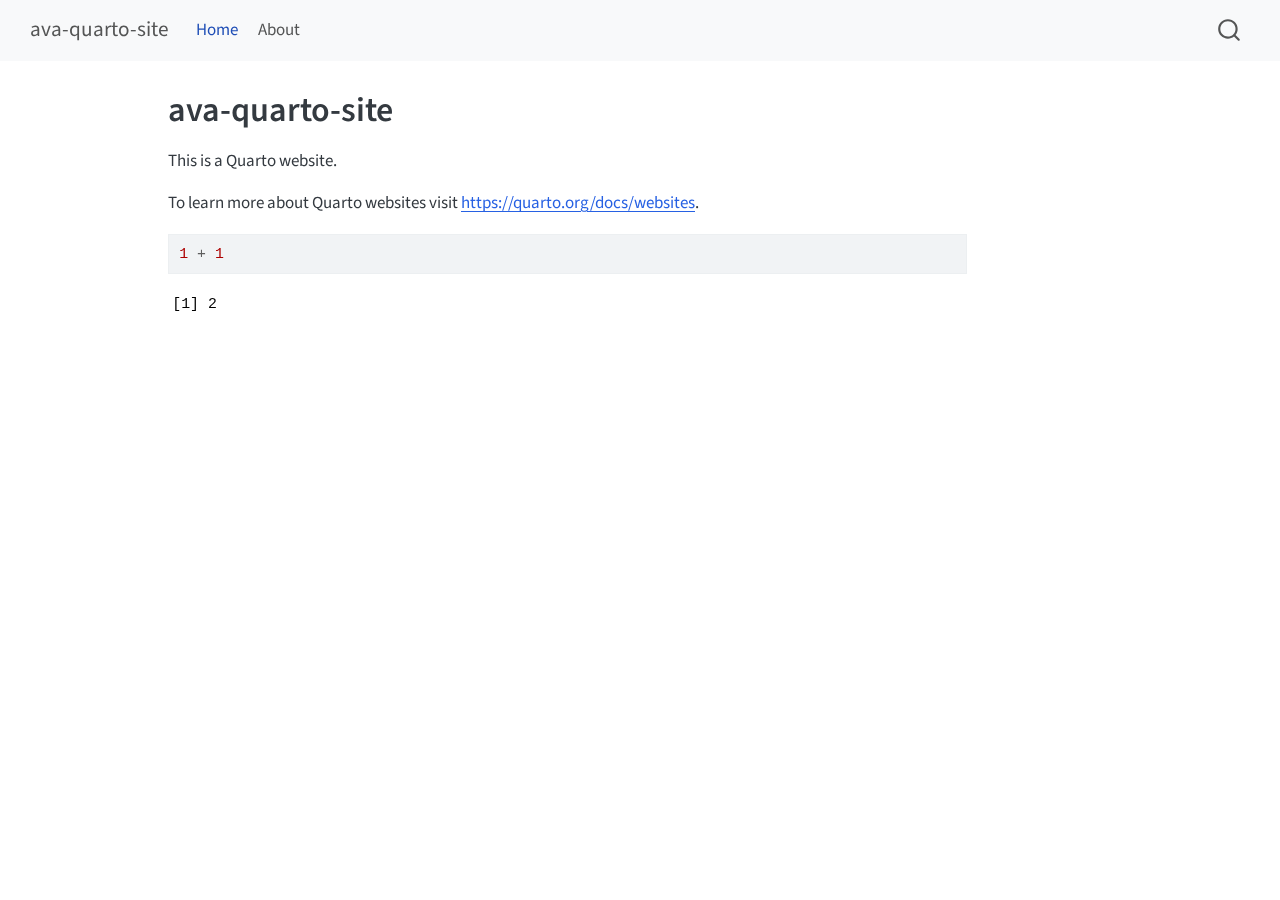
<file: index.html>
<!DOCTYPE html>
<html xmlns="http://www.w3.org/1999/xhtml" lang="en" xml:lang="en"><head>

<meta charset="utf-8">
<meta name="generator" content="quarto-1.7.32">

<meta name="viewport" content="width=device-width, initial-scale=1.0, user-scalable=yes">


<title>ava-quarto-site</title>
<style>
code{white-space: pre-wrap;}
span.smallcaps{font-variant: small-caps;}
div.columns{display: flex; gap: min(4vw, 1.5em);}
div.column{flex: auto; overflow-x: auto;}
div.hanging-indent{margin-left: 1.5em; text-indent: -1.5em;}
ul.task-list{list-style: none;}
ul.task-list li input[type="checkbox"] {
  width: 0.8em;
  margin: 0 0.8em 0.2em -1em; /* quarto-specific, see https://github.com/quarto-dev/quarto-cli/issues/4556 */ 
  vertical-align: middle;
}
/* CSS for syntax highlighting */
html { -webkit-text-size-adjust: 100%; }
pre > code.sourceCode { white-space: pre; position: relative; }
pre > code.sourceCode > span { display: inline-block; line-height: 1.25; }
pre > code.sourceCode > span:empty { height: 1.2em; }
.sourceCode { overflow: visible; }
code.sourceCode > span { color: inherit; text-decoration: inherit; }
div.sourceCode { margin: 1em 0; }
pre.sourceCode { margin: 0; }
@media screen {
div.sourceCode { overflow: auto; }
}
@media print {
pre > code.sourceCode { white-space: pre-wrap; }
pre > code.sourceCode > span { text-indent: -5em; padding-left: 5em; }
}
pre.numberSource code
  { counter-reset: source-line 0; }
pre.numberSource code > span
  { position: relative; left: -4em; counter-increment: source-line; }
pre.numberSource code > span > a:first-child::before
  { content: counter(source-line);
    position: relative; left: -1em; text-align: right; vertical-align: baseline;
    border: none; display: inline-block;
    -webkit-touch-callout: none; -webkit-user-select: none;
    -khtml-user-select: none; -moz-user-select: none;
    -ms-user-select: none; user-select: none;
    padding: 0 4px; width: 4em;
  }
pre.numberSource { margin-left: 3em;  padding-left: 4px; }
div.sourceCode
  {   }
@media screen {
pre > code.sourceCode > span > a:first-child::before { text-decoration: underline; }
}
</style>


<script src="site_libs/quarto-nav/quarto-nav.js"></script>
<script src="site_libs/quarto-nav/headroom.min.js"></script>
<script src="site_libs/clipboard/clipboard.min.js"></script>
<script src="site_libs/quarto-search/autocomplete.umd.js"></script>
<script src="site_libs/quarto-search/fuse.min.js"></script>
<script src="site_libs/quarto-search/quarto-search.js"></script>
<meta name="quarto:offset" content="./">
<script src="site_libs/quarto-html/quarto.js" type="module"></script>
<script src="site_libs/quarto-html/tabsets/tabsets.js" type="module"></script>
<script src="site_libs/quarto-html/popper.min.js"></script>
<script src="site_libs/quarto-html/tippy.umd.min.js"></script>
<script src="site_libs/quarto-html/anchor.min.js"></script>
<link href="site_libs/quarto-html/tippy.css" rel="stylesheet">
<link href="site_libs/quarto-html/quarto-syntax-highlighting-37eea08aefeeee20ff55810ff984fec1.css" rel="stylesheet" id="quarto-text-highlighting-styles">
<script src="site_libs/bootstrap/bootstrap.min.js"></script>
<link href="site_libs/bootstrap/bootstrap-icons.css" rel="stylesheet">
<link href="site_libs/bootstrap/bootstrap-c1fac2584b48ed01fb6e278e36375074.min.css" rel="stylesheet" append-hash="true" id="quarto-bootstrap" data-mode="light">
<script id="quarto-search-options" type="application/json">{
  "location": "navbar",
  "copy-button": false,
  "collapse-after": 3,
  "panel-placement": "end",
  "type": "overlay",
  "limit": 50,
  "keyboard-shortcut": [
    "f",
    "/",
    "s"
  ],
  "show-item-context": false,
  "language": {
    "search-no-results-text": "No results",
    "search-matching-documents-text": "matching documents",
    "search-copy-link-title": "Copy link to search",
    "search-hide-matches-text": "Hide additional matches",
    "search-more-match-text": "more match in this document",
    "search-more-matches-text": "more matches in this document",
    "search-clear-button-title": "Clear",
    "search-text-placeholder": "",
    "search-detached-cancel-button-title": "Cancel",
    "search-submit-button-title": "Submit",
    "search-label": "Search"
  }
}</script>


<link rel="stylesheet" href="styles.css">
</head>

<body class="nav-fixed quarto-light">

<div id="quarto-search-results"></div>
  <header id="quarto-header" class="headroom fixed-top">
    <nav class="navbar navbar-expand-lg " data-bs-theme="dark">
      <div class="navbar-container container-fluid">
      <div class="navbar-brand-container mx-auto">
    <a class="navbar-brand" href="./index.html">
    <span class="navbar-title">ava-quarto-site</span>
    </a>
  </div>
            <div id="quarto-search" class="" title="Search"></div>
          <button class="navbar-toggler" type="button" data-bs-toggle="collapse" data-bs-target="#navbarCollapse" aria-controls="navbarCollapse" role="menu" aria-expanded="false" aria-label="Toggle navigation" onclick="if (window.quartoToggleHeadroom) { window.quartoToggleHeadroom(); }">
  <span class="navbar-toggler-icon"></span>
</button>
          <div class="collapse navbar-collapse" id="navbarCollapse">
            <ul class="navbar-nav navbar-nav-scroll me-auto">
  <li class="nav-item">
    <a class="nav-link active" href="./index.html" aria-current="page"> 
<span class="menu-text">Home</span></a>
  </li>  
  <li class="nav-item">
    <a class="nav-link" href="./about.html"> 
<span class="menu-text">About</span></a>
  </li>  
</ul>
          </div> <!-- /navcollapse -->
            <div class="quarto-navbar-tools">
</div>
      </div> <!-- /container-fluid -->
    </nav>
</header>
<!-- content -->
<div id="quarto-content" class="quarto-container page-columns page-rows-contents page-layout-article page-navbar">
<!-- sidebar -->
<!-- margin-sidebar -->
    <div id="quarto-margin-sidebar" class="sidebar margin-sidebar zindex-bottom">
        
    </div>
<!-- main -->
<main class="content" id="quarto-document-content">

<header id="title-block-header" class="quarto-title-block default">
<div class="quarto-title">
<h1 class="title">ava-quarto-site</h1>
</div>



<div class="quarto-title-meta">

    
  
    
  </div>
  


</header>


<p>This is a Quarto website.</p>
<p>To learn more about Quarto websites visit <a href="https://quarto.org/docs/websites" class="uri">https://quarto.org/docs/websites</a>.</p>
<div class="cell">
<div class="sourceCode cell-code" id="cb1"><pre class="sourceCode r code-with-copy"><code class="sourceCode r"><span id="cb1-1"><a href="#cb1-1" aria-hidden="true" tabindex="-1"></a><span class="dv">1</span> <span class="sc">+</span> <span class="dv">1</span></span></code><button title="Copy to Clipboard" class="code-copy-button"><i class="bi"></i></button></pre></div>
<div class="cell-output cell-output-stdout">
<pre><code>[1] 2</code></pre>
</div>
</div>



</main> <!-- /main -->
<script id="quarto-html-after-body" type="application/javascript">
  window.document.addEventListener("DOMContentLoaded", function (event) {
    const icon = "";
    const anchorJS = new window.AnchorJS();
    anchorJS.options = {
      placement: 'right',
      icon: icon
    };
    anchorJS.add('.anchored');
    const isCodeAnnotation = (el) => {
      for (const clz of el.classList) {
        if (clz.startsWith('code-annotation-')) {                     
          return true;
        }
      }
      return false;
    }
    const onCopySuccess = function(e) {
      // button target
      const button = e.trigger;
      // don't keep focus
      button.blur();
      // flash "checked"
      button.classList.add('code-copy-button-checked');
      var currentTitle = button.getAttribute("title");
      button.setAttribute("title", "Copied!");
      let tooltip;
      if (window.bootstrap) {
        button.setAttribute("data-bs-toggle", "tooltip");
        button.setAttribute("data-bs-placement", "left");
        button.setAttribute("data-bs-title", "Copied!");
        tooltip = new bootstrap.Tooltip(button, 
          { trigger: "manual", 
            customClass: "code-copy-button-tooltip",
            offset: [0, -8]});
        tooltip.show();    
      }
      setTimeout(function() {
        if (tooltip) {
          tooltip.hide();
          button.removeAttribute("data-bs-title");
          button.removeAttribute("data-bs-toggle");
          button.removeAttribute("data-bs-placement");
        }
        button.setAttribute("title", currentTitle);
        button.classList.remove('code-copy-button-checked');
      }, 1000);
      // clear code selection
      e.clearSelection();
    }
    const getTextToCopy = function(trigger) {
        const codeEl = trigger.previousElementSibling.cloneNode(true);
        for (const childEl of codeEl.children) {
          if (isCodeAnnotation(childEl)) {
            childEl.remove();
          }
        }
        return codeEl.innerText;
    }
    const clipboard = new window.ClipboardJS('.code-copy-button:not([data-in-quarto-modal])', {
      text: getTextToCopy
    });
    clipboard.on('success', onCopySuccess);
    if (window.document.getElementById('quarto-embedded-source-code-modal')) {
      const clipboardModal = new window.ClipboardJS('.code-copy-button[data-in-quarto-modal]', {
        text: getTextToCopy,
        container: window.document.getElementById('quarto-embedded-source-code-modal')
      });
      clipboardModal.on('success', onCopySuccess);
    }
      var localhostRegex = new RegExp(/^(?:http|https):\/\/localhost\:?[0-9]*\//);
      var mailtoRegex = new RegExp(/^mailto:/);
        var filterRegex = new RegExp('/' + window.location.host + '/');
      var isInternal = (href) => {
          return filterRegex.test(href) || localhostRegex.test(href) || mailtoRegex.test(href);
      }
      // Inspect non-navigation links and adorn them if external
     var links = window.document.querySelectorAll('a[href]:not(.nav-link):not(.navbar-brand):not(.toc-action):not(.sidebar-link):not(.sidebar-item-toggle):not(.pagination-link):not(.no-external):not([aria-hidden]):not(.dropdown-item):not(.quarto-navigation-tool):not(.about-link)');
      for (var i=0; i<links.length; i++) {
        const link = links[i];
        if (!isInternal(link.href)) {
          // undo the damage that might have been done by quarto-nav.js in the case of
          // links that we want to consider external
          if (link.dataset.originalHref !== undefined) {
            link.href = link.dataset.originalHref;
          }
        }
      }
    function tippyHover(el, contentFn, onTriggerFn, onUntriggerFn) {
      const config = {
        allowHTML: true,
        maxWidth: 500,
        delay: 100,
        arrow: false,
        appendTo: function(el) {
            return el.parentElement;
        },
        interactive: true,
        interactiveBorder: 10,
        theme: 'quarto',
        placement: 'bottom-start',
      };
      if (contentFn) {
        config.content = contentFn;
      }
      if (onTriggerFn) {
        config.onTrigger = onTriggerFn;
      }
      if (onUntriggerFn) {
        config.onUntrigger = onUntriggerFn;
      }
      window.tippy(el, config); 
    }
    const noterefs = window.document.querySelectorAll('a[role="doc-noteref"]');
    for (var i=0; i<noterefs.length; i++) {
      const ref = noterefs[i];
      tippyHover(ref, function() {
        // use id or data attribute instead here
        let href = ref.getAttribute('data-footnote-href') || ref.getAttribute('href');
        try { href = new URL(href).hash; } catch {}
        const id = href.replace(/^#\/?/, "");
        const note = window.document.getElementById(id);
        if (note) {
          return note.innerHTML;
        } else {
          return "";
        }
      });
    }
    const xrefs = window.document.querySelectorAll('a.quarto-xref');
    const processXRef = (id, note) => {
      // Strip column container classes
      const stripColumnClz = (el) => {
        el.classList.remove("page-full", "page-columns");
        if (el.children) {
          for (const child of el.children) {
            stripColumnClz(child);
          }
        }
      }
      stripColumnClz(note)
      if (id === null || id.startsWith('sec-')) {
        // Special case sections, only their first couple elements
        const container = document.createElement("div");
        if (note.children && note.children.length > 2) {
          container.appendChild(note.children[0].cloneNode(true));
          for (let i = 1; i < note.children.length; i++) {
            const child = note.children[i];
            if (child.tagName === "P" && child.innerText === "") {
              continue;
            } else {
              container.appendChild(child.cloneNode(true));
              break;
            }
          }
          if (window.Quarto?.typesetMath) {
            window.Quarto.typesetMath(container);
          }
          return container.innerHTML
        } else {
          if (window.Quarto?.typesetMath) {
            window.Quarto.typesetMath(note);
          }
          return note.innerHTML;
        }
      } else {
        // Remove any anchor links if they are present
        const anchorLink = note.querySelector('a.anchorjs-link');
        if (anchorLink) {
          anchorLink.remove();
        }
        if (window.Quarto?.typesetMath) {
          window.Quarto.typesetMath(note);
        }
        if (note.classList.contains("callout")) {
          return note.outerHTML;
        } else {
          return note.innerHTML;
        }
      }
    }
    for (var i=0; i<xrefs.length; i++) {
      const xref = xrefs[i];
      tippyHover(xref, undefined, function(instance) {
        instance.disable();
        let url = xref.getAttribute('href');
        let hash = undefined; 
        if (url.startsWith('#')) {
          hash = url;
        } else {
          try { hash = new URL(url).hash; } catch {}
        }
        if (hash) {
          const id = hash.replace(/^#\/?/, "");
          const note = window.document.getElementById(id);
          if (note !== null) {
            try {
              const html = processXRef(id, note.cloneNode(true));
              instance.setContent(html);
            } finally {
              instance.enable();
              instance.show();
            }
          } else {
            // See if we can fetch this
            fetch(url.split('#')[0])
            .then(res => res.text())
            .then(html => {
              const parser = new DOMParser();
              const htmlDoc = parser.parseFromString(html, "text/html");
              const note = htmlDoc.getElementById(id);
              if (note !== null) {
                const html = processXRef(id, note);
                instance.setContent(html);
              } 
            }).finally(() => {
              instance.enable();
              instance.show();
            });
          }
        } else {
          // See if we can fetch a full url (with no hash to target)
          // This is a special case and we should probably do some content thinning / targeting
          fetch(url)
          .then(res => res.text())
          .then(html => {
            const parser = new DOMParser();
            const htmlDoc = parser.parseFromString(html, "text/html");
            const note = htmlDoc.querySelector('main.content');
            if (note !== null) {
              // This should only happen for chapter cross references
              // (since there is no id in the URL)
              // remove the first header
              if (note.children.length > 0 && note.children[0].tagName === "HEADER") {
                note.children[0].remove();
              }
              const html = processXRef(null, note);
              instance.setContent(html);
            } 
          }).finally(() => {
            instance.enable();
            instance.show();
          });
        }
      }, function(instance) {
      });
    }
        let selectedAnnoteEl;
        const selectorForAnnotation = ( cell, annotation) => {
          let cellAttr = 'data-code-cell="' + cell + '"';
          let lineAttr = 'data-code-annotation="' +  annotation + '"';
          const selector = 'span[' + cellAttr + '][' + lineAttr + ']';
          return selector;
        }
        const selectCodeLines = (annoteEl) => {
          const doc = window.document;
          const targetCell = annoteEl.getAttribute("data-target-cell");
          const targetAnnotation = annoteEl.getAttribute("data-target-annotation");
          const annoteSpan = window.document.querySelector(selectorForAnnotation(targetCell, targetAnnotation));
          const lines = annoteSpan.getAttribute("data-code-lines").split(",");
          const lineIds = lines.map((line) => {
            return targetCell + "-" + line;
          })
          let top = null;
          let height = null;
          let parent = null;
          if (lineIds.length > 0) {
              //compute the position of the single el (top and bottom and make a div)
              const el = window.document.getElementById(lineIds[0]);
              top = el.offsetTop;
              height = el.offsetHeight;
              parent = el.parentElement.parentElement;
            if (lineIds.length > 1) {
              const lastEl = window.document.getElementById(lineIds[lineIds.length - 1]);
              const bottom = lastEl.offsetTop + lastEl.offsetHeight;
              height = bottom - top;
            }
            if (top !== null && height !== null && parent !== null) {
              // cook up a div (if necessary) and position it 
              let div = window.document.getElementById("code-annotation-line-highlight");
              if (div === null) {
                div = window.document.createElement("div");
                div.setAttribute("id", "code-annotation-line-highlight");
                div.style.position = 'absolute';
                parent.appendChild(div);
              }
              div.style.top = top - 2 + "px";
              div.style.height = height + 4 + "px";
              div.style.left = 0;
              let gutterDiv = window.document.getElementById("code-annotation-line-highlight-gutter");
              if (gutterDiv === null) {
                gutterDiv = window.document.createElement("div");
                gutterDiv.setAttribute("id", "code-annotation-line-highlight-gutter");
                gutterDiv.style.position = 'absolute';
                const codeCell = window.document.getElementById(targetCell);
                const gutter = codeCell.querySelector('.code-annotation-gutter');
                gutter.appendChild(gutterDiv);
              }
              gutterDiv.style.top = top - 2 + "px";
              gutterDiv.style.height = height + 4 + "px";
            }
            selectedAnnoteEl = annoteEl;
          }
        };
        const unselectCodeLines = () => {
          const elementsIds = ["code-annotation-line-highlight", "code-annotation-line-highlight-gutter"];
          elementsIds.forEach((elId) => {
            const div = window.document.getElementById(elId);
            if (div) {
              div.remove();
            }
          });
          selectedAnnoteEl = undefined;
        };
          // Handle positioning of the toggle
      window.addEventListener(
        "resize",
        throttle(() => {
          elRect = undefined;
          if (selectedAnnoteEl) {
            selectCodeLines(selectedAnnoteEl);
          }
        }, 10)
      );
      function throttle(fn, ms) {
      let throttle = false;
      let timer;
        return (...args) => {
          if(!throttle) { // first call gets through
              fn.apply(this, args);
              throttle = true;
          } else { // all the others get throttled
              if(timer) clearTimeout(timer); // cancel #2
              timer = setTimeout(() => {
                fn.apply(this, args);
                timer = throttle = false;
              }, ms);
          }
        };
      }
        // Attach click handler to the DT
        const annoteDls = window.document.querySelectorAll('dt[data-target-cell]');
        for (const annoteDlNode of annoteDls) {
          annoteDlNode.addEventListener('click', (event) => {
            const clickedEl = event.target;
            if (clickedEl !== selectedAnnoteEl) {
              unselectCodeLines();
              const activeEl = window.document.querySelector('dt[data-target-cell].code-annotation-active');
              if (activeEl) {
                activeEl.classList.remove('code-annotation-active');
              }
              selectCodeLines(clickedEl);
              clickedEl.classList.add('code-annotation-active');
            } else {
              // Unselect the line
              unselectCodeLines();
              clickedEl.classList.remove('code-annotation-active');
            }
          });
        }
    const findCites = (el) => {
      const parentEl = el.parentElement;
      if (parentEl) {
        const cites = parentEl.dataset.cites;
        if (cites) {
          return {
            el,
            cites: cites.split(' ')
          };
        } else {
          return findCites(el.parentElement)
        }
      } else {
        return undefined;
      }
    };
    var bibliorefs = window.document.querySelectorAll('a[role="doc-biblioref"]');
    for (var i=0; i<bibliorefs.length; i++) {
      const ref = bibliorefs[i];
      const citeInfo = findCites(ref);
      if (citeInfo) {
        tippyHover(citeInfo.el, function() {
          var popup = window.document.createElement('div');
          citeInfo.cites.forEach(function(cite) {
            var citeDiv = window.document.createElement('div');
            citeDiv.classList.add('hanging-indent');
            citeDiv.classList.add('csl-entry');
            var biblioDiv = window.document.getElementById('ref-' + cite);
            if (biblioDiv) {
              citeDiv.innerHTML = biblioDiv.innerHTML;
            }
            popup.appendChild(citeDiv);
          });
          return popup.innerHTML;
        });
      }
    }
  });
  </script>
</div> <!-- /content -->




</body></html>
</file>
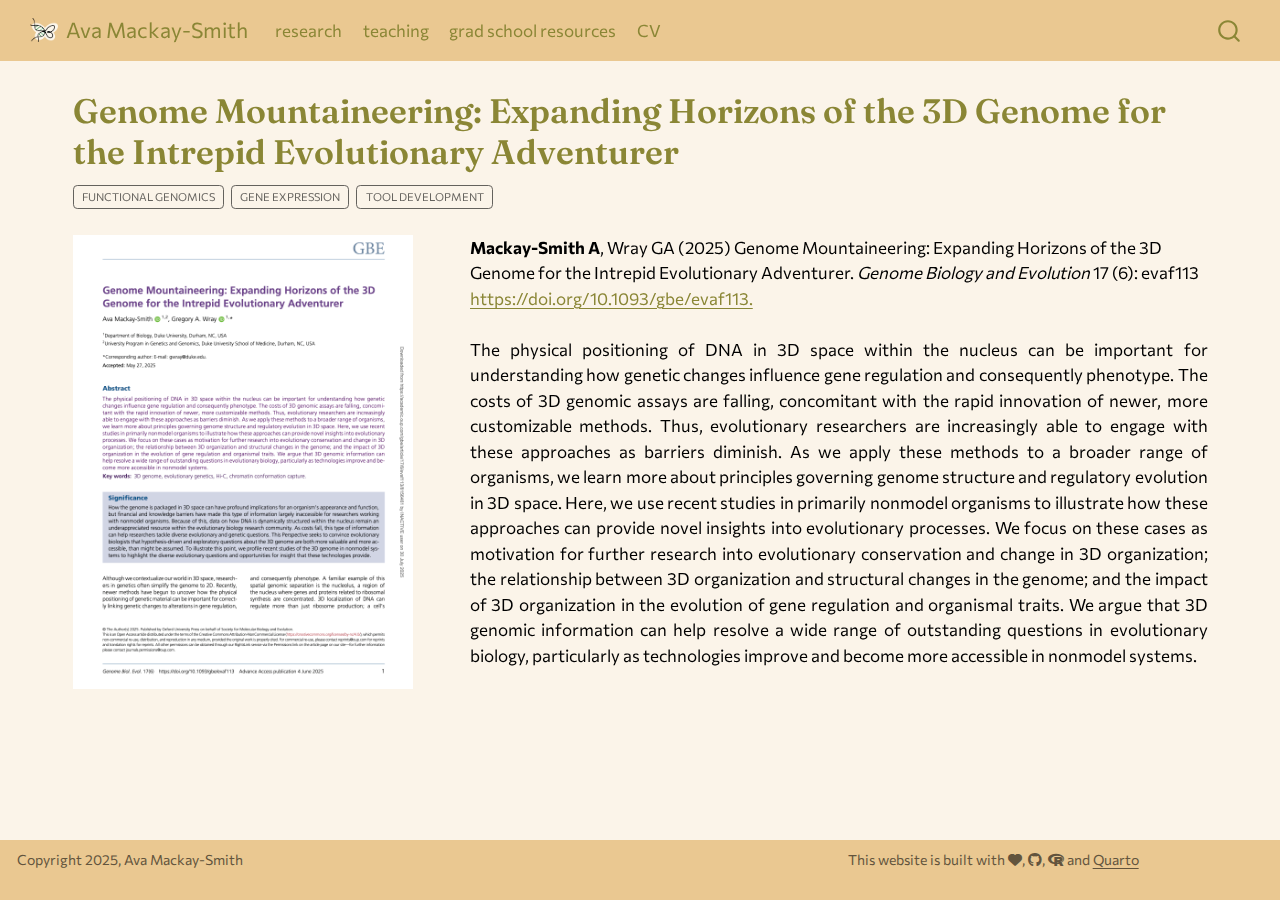
<file: docs/publications/gbe-2025/index.html>
<!DOCTYPE html>
<html xmlns="http://www.w3.org/1999/xhtml" lang="en" xml:lang="en"><head>

<meta charset="utf-8">
<meta name="generator" content="quarto-1.7.32">

<meta name="viewport" content="width=device-width, initial-scale=1.0, user-scalable=yes">

<meta name="dcterms.date" content="2025-06-04">

<title>Genome Mountaineering: Expanding Horizons of the 3D Genome for the Intrepid Evolutionary Adventurer – Ava Mackay-Smith</title>
<style>
code{white-space: pre-wrap;}
span.smallcaps{font-variant: small-caps;}
div.columns{display: flex; gap: min(4vw, 1.5em);}
div.column{flex: auto; overflow-x: auto;}
div.hanging-indent{margin-left: 1.5em; text-indent: -1.5em;}
ul.task-list{list-style: none;}
ul.task-list li input[type="checkbox"] {
  width: 0.8em;
  margin: 0 0.8em 0.2em -1em; /* quarto-specific, see https://github.com/quarto-dev/quarto-cli/issues/4556 */ 
  vertical-align: middle;
}
</style>


<script src="../../site_libs/quarto-nav/quarto-nav.js"></script>
<script src="../../site_libs/quarto-nav/headroom.min.js"></script>
<script src="../../site_libs/clipboard/clipboard.min.js"></script>
<script src="../../site_libs/quarto-search/autocomplete.umd.js"></script>
<script src="../../site_libs/quarto-search/fuse.min.js"></script>
<script src="../../site_libs/quarto-search/quarto-search.js"></script>
<meta name="quarto:offset" content="../../">
<link href="../..//media/logo.png" rel="icon" type="image/png">
<script src="../../site_libs/quarto-html/quarto.js" type="module"></script>
<script src="../../site_libs/quarto-html/tabsets/tabsets.js" type="module"></script>
<script src="../../site_libs/quarto-html/popper.min.js"></script>
<script src="../../site_libs/quarto-html/tippy.umd.min.js"></script>
<script src="../../site_libs/quarto-html/anchor.min.js"></script>
<link href="../../site_libs/quarto-html/tippy.css" rel="stylesheet">
<link href="../../site_libs/quarto-html/quarto-syntax-highlighting-37eea08aefeeee20ff55810ff984fec1.css" rel="stylesheet" id="quarto-text-highlighting-styles">
<script src="../../site_libs/bootstrap/bootstrap.min.js"></script>
<link href="../../site_libs/bootstrap/bootstrap-icons.css" rel="stylesheet">
<link href="../../site_libs/bootstrap/bootstrap-a3668da7a8c560f472f05888dfcba138.min.css" rel="stylesheet" append-hash="true" id="quarto-bootstrap" data-mode="light">
<link href="../../site_libs/quarto-contrib/fontawesome6-1.2.0/all.min.css" rel="stylesheet">
<link href="../../site_libs/quarto-contrib/fontawesome6-1.2.0/latex-fontsize.css" rel="stylesheet">
<script id="quarto-search-options" type="application/json">{
  "location": "navbar",
  "copy-button": false,
  "collapse-after": 3,
  "panel-placement": "end",
  "type": "overlay",
  "limit": 50,
  "keyboard-shortcut": [
    "f",
    "/",
    "s"
  ],
  "show-item-context": false,
  "language": {
    "search-no-results-text": "No results",
    "search-matching-documents-text": "matching documents",
    "search-copy-link-title": "Copy link to search",
    "search-hide-matches-text": "Hide additional matches",
    "search-more-match-text": "more match in this document",
    "search-more-matches-text": "more matches in this document",
    "search-clear-button-title": "Clear",
    "search-text-placeholder": "",
    "search-detached-cancel-button-title": "Cancel",
    "search-submit-button-title": "Submit",
    "search-label": "Search"
  }
}</script>


<link rel="stylesheet" href="../../styles.css">
</head>

<body class="nav-fixed quarto-light">

<div id="quarto-search-results"></div>
  <header id="quarto-header" class="headroom fixed-top">
    <nav class="navbar navbar-expand-lg " data-bs-theme="dark">
      <div class="navbar-container container-fluid">
      <div class="navbar-brand-container mx-auto">
    <a href="../../index.html" class="navbar-brand navbar-brand-logo">
    <img src="../../media/logo-gradient.png" alt="" class="navbar-logo">
    </a>
    <a class="navbar-brand" href="../../index.html">
    <span class="navbar-title">Ava Mackay-Smith</span>
    </a>
  </div>
            <div id="quarto-search" class="" title="Search"></div>
          <button class="navbar-toggler" type="button" data-bs-toggle="collapse" data-bs-target="#navbarCollapse" aria-controls="navbarCollapse" role="menu" aria-expanded="false" aria-label="Toggle navigation" onclick="if (window.quartoToggleHeadroom) { window.quartoToggleHeadroom(); }">
  <span class="navbar-toggler-icon"></span>
</button>
          <div class="collapse navbar-collapse" id="navbarCollapse">
            <ul class="navbar-nav navbar-nav-scroll me-auto">
  <li class="nav-item">
    <a class="nav-link" href="../../research.html"> 
<span class="menu-text">research</span></a>
  </li>  
  <li class="nav-item">
    <a class="nav-link" href="../../teaching.html"> 
<span class="menu-text">teaching</span></a>
  </li>  
  <li class="nav-item">
    <a class="nav-link" href="../../resources.html"> 
<span class="menu-text">grad school resources</span></a>
  </li>  
  <li class="nav-item">
    <a class="nav-link" href="../../media/AMS_resume.pdf"> 
<span class="menu-text">CV</span></a>
  </li>  
</ul>
          </div> <!-- /navcollapse -->
            <div class="quarto-navbar-tools">
</div>
      </div> <!-- /container-fluid -->
    </nav>
</header>
<!-- content -->
<div id="quarto-content" class="quarto-container page-columns page-rows-contents page-layout-full page-navbar">
<!-- sidebar -->
<!-- margin-sidebar -->
    <div id="quarto-margin-sidebar" class="sidebar margin-sidebar zindex-bottom">
        
    </div>
<!-- main -->
<main class="content column-page" id="quarto-document-content">

<header id="title-block-header" class="quarto-title-block default">
<div class="quarto-title">
<h1 class="title">Genome Mountaineering: Expanding Horizons of the 3D Genome for the Intrepid Evolutionary Adventurer</h1>
  <div class="quarto-categories">
    <div class="quarto-category">functional genomics</div>
    <div class="quarto-category">gene expression</div>
    <div class="quarto-category">tool development</div>
  </div>
  </div>



<div class="quarto-title-meta column-page">

    
    <div>
    <div class="quarto-title-meta-heading">Published</div>
    <div class="quarto-title-meta-contents">
      <p class="date">June 4, 2025</p>
    </div>
  </div>
  
    
  </div>
  


</header>


<!-- remove metadata section -->
<div class="cell">
<style type="text/css">
#title-block-header.quarto-title-block.default .quarto-title-meta {
    display: none;
}
</style>
</div>
<div class="columns">
<div class="column" style="width:30%;">
<p><a href="https://doi.org/10.1038/s41588-021-00900-4"><img src="./featured.jpg" class="img-fluid"></a></p>
</div><div class="column" style="width:5%;">

</div><div class="column" style="width:65%;">
<div class="cell">
<div class="cell-output-display">
<b>Mackay-Smith A</b>, Wray GA (2025) Genome Mountaineering: Expanding Horizons of the 3D Genome for the Intrepid Evolutionary Adventurer. <em>Genome Biology and Evolution</em> 17 (6): evaf113  <a href="https://doi.org/10.1093/gbe/evaf113" target="_blank">https://doi.org/10.1093/gbe/evaf113.</a>
</div>
</div>
<p><br> The physical positioning of DNA in 3D space within the nucleus can be important for understanding how genetic changes influence gene regulation and consequently phenotype. The costs of 3D genomic assays are falling, concomitant with the rapid innovation of newer, more customizable methods. Thus, evolutionary researchers are increasingly able to engage with these approaches as barriers diminish. As we apply these methods to a broader range of organisms, we learn more about principles governing genome structure and regulatory evolution in 3D space. Here, we use recent studies in primarily nonmodel organisms to illustrate how these approaches can provide novel insights into evolutionary processes. We focus on these cases as motivation for further research into evolutionary conservation and change in 3D organization; the relationship between 3D organization and structural changes in the genome; and the impact of 3D organization in the evolution of gene regulation and organismal traits. We argue that 3D genomic information can help resolve a wide range of outstanding questions in evolutionary biology, particularly as technologies improve and become more accessible in nonmodel systems.</p>
</div>
</div>
<hr>



</main> <!-- /main -->
<script id="quarto-html-after-body" type="application/javascript">
  window.document.addEventListener("DOMContentLoaded", function (event) {
    const icon = "";
    const anchorJS = new window.AnchorJS();
    anchorJS.options = {
      placement: 'right',
      icon: icon
    };
    anchorJS.add('.anchored');
    const isCodeAnnotation = (el) => {
      for (const clz of el.classList) {
        if (clz.startsWith('code-annotation-')) {                     
          return true;
        }
      }
      return false;
    }
    const onCopySuccess = function(e) {
      // button target
      const button = e.trigger;
      // don't keep focus
      button.blur();
      // flash "checked"
      button.classList.add('code-copy-button-checked');
      var currentTitle = button.getAttribute("title");
      button.setAttribute("title", "Copied!");
      let tooltip;
      if (window.bootstrap) {
        button.setAttribute("data-bs-toggle", "tooltip");
        button.setAttribute("data-bs-placement", "left");
        button.setAttribute("data-bs-title", "Copied!");
        tooltip = new bootstrap.Tooltip(button, 
          { trigger: "manual", 
            customClass: "code-copy-button-tooltip",
            offset: [0, -8]});
        tooltip.show();    
      }
      setTimeout(function() {
        if (tooltip) {
          tooltip.hide();
          button.removeAttribute("data-bs-title");
          button.removeAttribute("data-bs-toggle");
          button.removeAttribute("data-bs-placement");
        }
        button.setAttribute("title", currentTitle);
        button.classList.remove('code-copy-button-checked');
      }, 1000);
      // clear code selection
      e.clearSelection();
    }
    const getTextToCopy = function(trigger) {
        const codeEl = trigger.previousElementSibling.cloneNode(true);
        for (const childEl of codeEl.children) {
          if (isCodeAnnotation(childEl)) {
            childEl.remove();
          }
        }
        return codeEl.innerText;
    }
    const clipboard = new window.ClipboardJS('.code-copy-button:not([data-in-quarto-modal])', {
      text: getTextToCopy
    });
    clipboard.on('success', onCopySuccess);
    if (window.document.getElementById('quarto-embedded-source-code-modal')) {
      const clipboardModal = new window.ClipboardJS('.code-copy-button[data-in-quarto-modal]', {
        text: getTextToCopy,
        container: window.document.getElementById('quarto-embedded-source-code-modal')
      });
      clipboardModal.on('success', onCopySuccess);
    }
      var localhostRegex = new RegExp(/^(?:http|https):\/\/localhost\:?[0-9]*\//);
      var mailtoRegex = new RegExp(/^mailto:/);
        var filterRegex = new RegExp("https:\/\/a-mackaysmith\.com");
      var isInternal = (href) => {
          return filterRegex.test(href) || localhostRegex.test(href) || mailtoRegex.test(href);
      }
      // Inspect non-navigation links and adorn them if external
     var links = window.document.querySelectorAll('a[href]:not(.nav-link):not(.navbar-brand):not(.toc-action):not(.sidebar-link):not(.sidebar-item-toggle):not(.pagination-link):not(.no-external):not([aria-hidden]):not(.dropdown-item):not(.quarto-navigation-tool):not(.about-link)');
      for (var i=0; i<links.length; i++) {
        const link = links[i];
        if (!isInternal(link.href)) {
          // undo the damage that might have been done by quarto-nav.js in the case of
          // links that we want to consider external
          if (link.dataset.originalHref !== undefined) {
            link.href = link.dataset.originalHref;
          }
        }
      }
    function tippyHover(el, contentFn, onTriggerFn, onUntriggerFn) {
      const config = {
        allowHTML: true,
        maxWidth: 500,
        delay: 100,
        arrow: false,
        appendTo: function(el) {
            return el.parentElement;
        },
        interactive: true,
        interactiveBorder: 10,
        theme: 'quarto',
        placement: 'bottom-start',
      };
      if (contentFn) {
        config.content = contentFn;
      }
      if (onTriggerFn) {
        config.onTrigger = onTriggerFn;
      }
      if (onUntriggerFn) {
        config.onUntrigger = onUntriggerFn;
      }
      window.tippy(el, config); 
    }
    const noterefs = window.document.querySelectorAll('a[role="doc-noteref"]');
    for (var i=0; i<noterefs.length; i++) {
      const ref = noterefs[i];
      tippyHover(ref, function() {
        // use id or data attribute instead here
        let href = ref.getAttribute('data-footnote-href') || ref.getAttribute('href');
        try { href = new URL(href).hash; } catch {}
        const id = href.replace(/^#\/?/, "");
        const note = window.document.getElementById(id);
        if (note) {
          return note.innerHTML;
        } else {
          return "";
        }
      });
    }
    const xrefs = window.document.querySelectorAll('a.quarto-xref');
    const processXRef = (id, note) => {
      // Strip column container classes
      const stripColumnClz = (el) => {
        el.classList.remove("page-full", "page-columns");
        if (el.children) {
          for (const child of el.children) {
            stripColumnClz(child);
          }
        }
      }
      stripColumnClz(note)
      if (id === null || id.startsWith('sec-')) {
        // Special case sections, only their first couple elements
        const container = document.createElement("div");
        if (note.children && note.children.length > 2) {
          container.appendChild(note.children[0].cloneNode(true));
          for (let i = 1; i < note.children.length; i++) {
            const child = note.children[i];
            if (child.tagName === "P" && child.innerText === "") {
              continue;
            } else {
              container.appendChild(child.cloneNode(true));
              break;
            }
          }
          if (window.Quarto?.typesetMath) {
            window.Quarto.typesetMath(container);
          }
          return container.innerHTML
        } else {
          if (window.Quarto?.typesetMath) {
            window.Quarto.typesetMath(note);
          }
          return note.innerHTML;
        }
      } else {
        // Remove any anchor links if they are present
        const anchorLink = note.querySelector('a.anchorjs-link');
        if (anchorLink) {
          anchorLink.remove();
        }
        if (window.Quarto?.typesetMath) {
          window.Quarto.typesetMath(note);
        }
        if (note.classList.contains("callout")) {
          return note.outerHTML;
        } else {
          return note.innerHTML;
        }
      }
    }
    for (var i=0; i<xrefs.length; i++) {
      const xref = xrefs[i];
      tippyHover(xref, undefined, function(instance) {
        instance.disable();
        let url = xref.getAttribute('href');
        let hash = undefined; 
        if (url.startsWith('#')) {
          hash = url;
        } else {
          try { hash = new URL(url).hash; } catch {}
        }
        if (hash) {
          const id = hash.replace(/^#\/?/, "");
          const note = window.document.getElementById(id);
          if (note !== null) {
            try {
              const html = processXRef(id, note.cloneNode(true));
              instance.setContent(html);
            } finally {
              instance.enable();
              instance.show();
            }
          } else {
            // See if we can fetch this
            fetch(url.split('#')[0])
            .then(res => res.text())
            .then(html => {
              const parser = new DOMParser();
              const htmlDoc = parser.parseFromString(html, "text/html");
              const note = htmlDoc.getElementById(id);
              if (note !== null) {
                const html = processXRef(id, note);
                instance.setContent(html);
              } 
            }).finally(() => {
              instance.enable();
              instance.show();
            });
          }
        } else {
          // See if we can fetch a full url (with no hash to target)
          // This is a special case and we should probably do some content thinning / targeting
          fetch(url)
          .then(res => res.text())
          .then(html => {
            const parser = new DOMParser();
            const htmlDoc = parser.parseFromString(html, "text/html");
            const note = htmlDoc.querySelector('main.content');
            if (note !== null) {
              // This should only happen for chapter cross references
              // (since there is no id in the URL)
              // remove the first header
              if (note.children.length > 0 && note.children[0].tagName === "HEADER") {
                note.children[0].remove();
              }
              const html = processXRef(null, note);
              instance.setContent(html);
            } 
          }).finally(() => {
            instance.enable();
            instance.show();
          });
        }
      }, function(instance) {
      });
    }
        let selectedAnnoteEl;
        const selectorForAnnotation = ( cell, annotation) => {
          let cellAttr = 'data-code-cell="' + cell + '"';
          let lineAttr = 'data-code-annotation="' +  annotation + '"';
          const selector = 'span[' + cellAttr + '][' + lineAttr + ']';
          return selector;
        }
        const selectCodeLines = (annoteEl) => {
          const doc = window.document;
          const targetCell = annoteEl.getAttribute("data-target-cell");
          const targetAnnotation = annoteEl.getAttribute("data-target-annotation");
          const annoteSpan = window.document.querySelector(selectorForAnnotation(targetCell, targetAnnotation));
          const lines = annoteSpan.getAttribute("data-code-lines").split(",");
          const lineIds = lines.map((line) => {
            return targetCell + "-" + line;
          })
          let top = null;
          let height = null;
          let parent = null;
          if (lineIds.length > 0) {
              //compute the position of the single el (top and bottom and make a div)
              const el = window.document.getElementById(lineIds[0]);
              top = el.offsetTop;
              height = el.offsetHeight;
              parent = el.parentElement.parentElement;
            if (lineIds.length > 1) {
              const lastEl = window.document.getElementById(lineIds[lineIds.length - 1]);
              const bottom = lastEl.offsetTop + lastEl.offsetHeight;
              height = bottom - top;
            }
            if (top !== null && height !== null && parent !== null) {
              // cook up a div (if necessary) and position it 
              let div = window.document.getElementById("code-annotation-line-highlight");
              if (div === null) {
                div = window.document.createElement("div");
                div.setAttribute("id", "code-annotation-line-highlight");
                div.style.position = 'absolute';
                parent.appendChild(div);
              }
              div.style.top = top - 2 + "px";
              div.style.height = height + 4 + "px";
              div.style.left = 0;
              let gutterDiv = window.document.getElementById("code-annotation-line-highlight-gutter");
              if (gutterDiv === null) {
                gutterDiv = window.document.createElement("div");
                gutterDiv.setAttribute("id", "code-annotation-line-highlight-gutter");
                gutterDiv.style.position = 'absolute';
                const codeCell = window.document.getElementById(targetCell);
                const gutter = codeCell.querySelector('.code-annotation-gutter');
                gutter.appendChild(gutterDiv);
              }
              gutterDiv.style.top = top - 2 + "px";
              gutterDiv.style.height = height + 4 + "px";
            }
            selectedAnnoteEl = annoteEl;
          }
        };
        const unselectCodeLines = () => {
          const elementsIds = ["code-annotation-line-highlight", "code-annotation-line-highlight-gutter"];
          elementsIds.forEach((elId) => {
            const div = window.document.getElementById(elId);
            if (div) {
              div.remove();
            }
          });
          selectedAnnoteEl = undefined;
        };
          // Handle positioning of the toggle
      window.addEventListener(
        "resize",
        throttle(() => {
          elRect = undefined;
          if (selectedAnnoteEl) {
            selectCodeLines(selectedAnnoteEl);
          }
        }, 10)
      );
      function throttle(fn, ms) {
      let throttle = false;
      let timer;
        return (...args) => {
          if(!throttle) { // first call gets through
              fn.apply(this, args);
              throttle = true;
          } else { // all the others get throttled
              if(timer) clearTimeout(timer); // cancel #2
              timer = setTimeout(() => {
                fn.apply(this, args);
                timer = throttle = false;
              }, ms);
          }
        };
      }
        // Attach click handler to the DT
        const annoteDls = window.document.querySelectorAll('dt[data-target-cell]');
        for (const annoteDlNode of annoteDls) {
          annoteDlNode.addEventListener('click', (event) => {
            const clickedEl = event.target;
            if (clickedEl !== selectedAnnoteEl) {
              unselectCodeLines();
              const activeEl = window.document.querySelector('dt[data-target-cell].code-annotation-active');
              if (activeEl) {
                activeEl.classList.remove('code-annotation-active');
              }
              selectCodeLines(clickedEl);
              clickedEl.classList.add('code-annotation-active');
            } else {
              // Unselect the line
              unselectCodeLines();
              clickedEl.classList.remove('code-annotation-active');
            }
          });
        }
    const findCites = (el) => {
      const parentEl = el.parentElement;
      if (parentEl) {
        const cites = parentEl.dataset.cites;
        if (cites) {
          return {
            el,
            cites: cites.split(' ')
          };
        } else {
          return findCites(el.parentElement)
        }
      } else {
        return undefined;
      }
    };
    var bibliorefs = window.document.querySelectorAll('a[role="doc-biblioref"]');
    for (var i=0; i<bibliorefs.length; i++) {
      const ref = bibliorefs[i];
      const citeInfo = findCites(ref);
      if (citeInfo) {
        tippyHover(citeInfo.el, function() {
          var popup = window.document.createElement('div');
          citeInfo.cites.forEach(function(cite) {
            var citeDiv = window.document.createElement('div');
            citeDiv.classList.add('hanging-indent');
            citeDiv.classList.add('csl-entry');
            var biblioDiv = window.document.getElementById('ref-' + cite);
            if (biblioDiv) {
              citeDiv.innerHTML = biblioDiv.innerHTML;
            }
            popup.appendChild(citeDiv);
          });
          return popup.innerHTML;
        });
      }
    }
  });
  </script>
</div> <!-- /content -->
<footer class="footer">
  <div class="nav-footer">
    <div class="nav-footer-left">
<p>Copyright 2025, Ava Mackay-Smith</p>
</div>   
    <div class="nav-footer-center">
      &nbsp;
    </div>
    <div class="nav-footer-right">
<p>This website is built with <i class="fa-solid fa-heart" title="a heart" aria-label="heart"></i>, <a href="https://github.com/amackays/ava-quarto-site" target="_blank"><i class="fa-brands fa-github" title="GitHub logo" aria-label="github"></i></a>, <a href="https://www.r-project.org/about.html" target="_blank"><i class="fa-brands fa-r-project" title="R Project" aria-label="r-project"></i></a> and <a href="https://quarto.org/" target="_blank">Quarto</a></p>
</div>
  </div>
</footer>




</body></html>
</file>
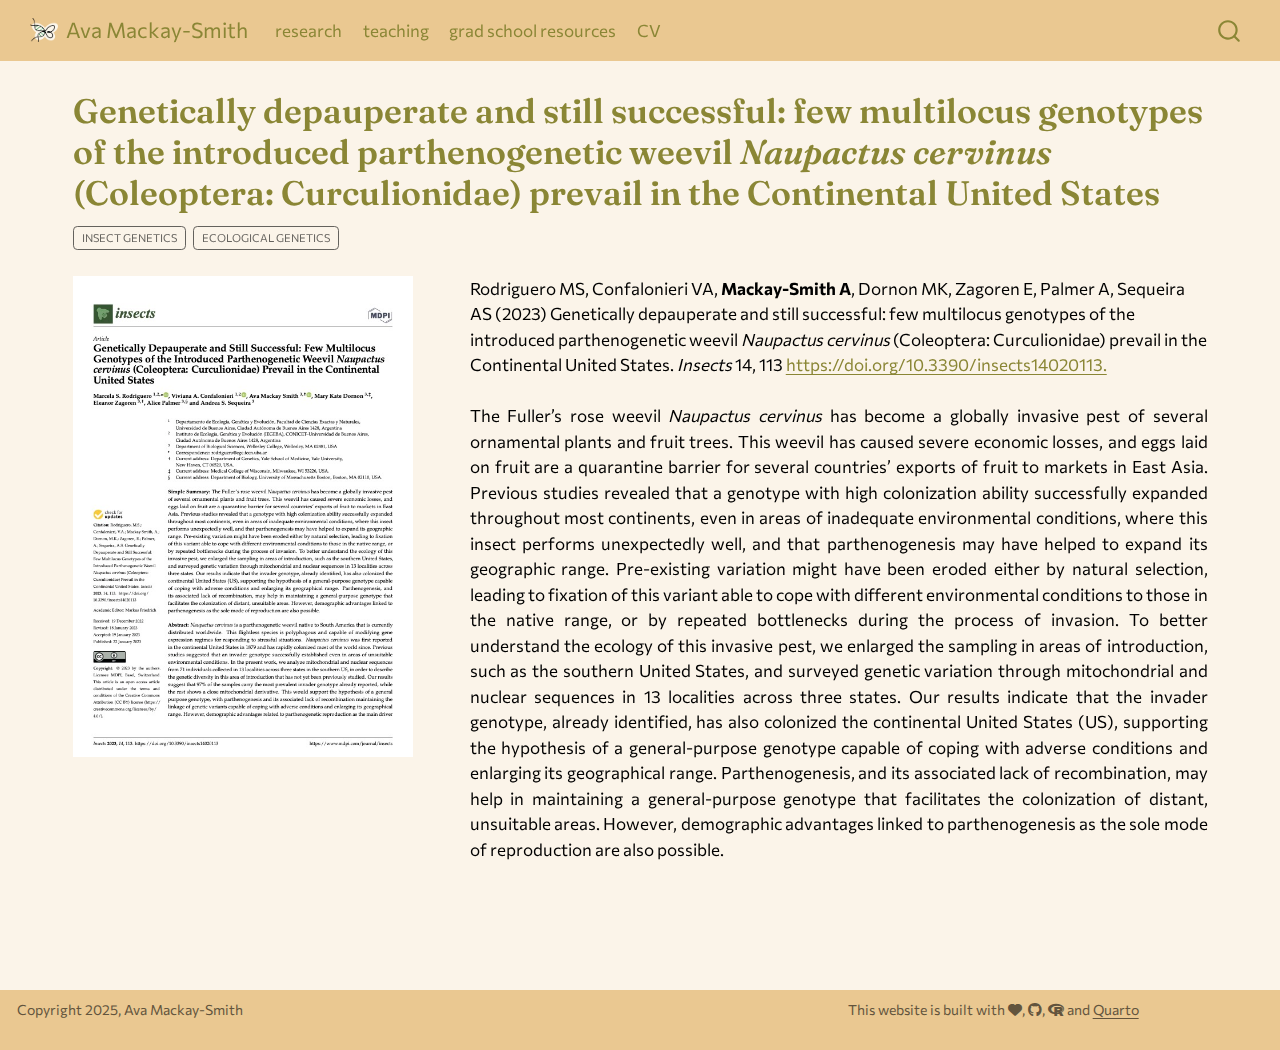
<file: docs/publications/insects-2023/index.html>
<!DOCTYPE html>
<html xmlns="http://www.w3.org/1999/xhtml" lang="en" xml:lang="en"><head>

<meta charset="utf-8">
<meta name="generator" content="quarto-1.7.32">

<meta name="viewport" content="width=device-width, initial-scale=1.0, user-scalable=yes">

<meta name="dcterms.date" content="2023-01-22">

<title>Genetically depauperate and still successful: few multilocus genotypes of the introduced parthenogenetic weevil Naupactus cervinus (Coleoptera: Curculionidae) prevail in the Continental United States – Ava Mackay-Smith</title>
<style>
code{white-space: pre-wrap;}
span.smallcaps{font-variant: small-caps;}
div.columns{display: flex; gap: min(4vw, 1.5em);}
div.column{flex: auto; overflow-x: auto;}
div.hanging-indent{margin-left: 1.5em; text-indent: -1.5em;}
ul.task-list{list-style: none;}
ul.task-list li input[type="checkbox"] {
  width: 0.8em;
  margin: 0 0.8em 0.2em -1em; /* quarto-specific, see https://github.com/quarto-dev/quarto-cli/issues/4556 */ 
  vertical-align: middle;
}
</style>


<script src="../../site_libs/quarto-nav/quarto-nav.js"></script>
<script src="../../site_libs/quarto-nav/headroom.min.js"></script>
<script src="../../site_libs/clipboard/clipboard.min.js"></script>
<script src="../../site_libs/quarto-search/autocomplete.umd.js"></script>
<script src="../../site_libs/quarto-search/fuse.min.js"></script>
<script src="../../site_libs/quarto-search/quarto-search.js"></script>
<meta name="quarto:offset" content="../../">
<link href="../..//media/logo.png" rel="icon" type="image/png">
<script src="../../site_libs/quarto-html/quarto.js" type="module"></script>
<script src="../../site_libs/quarto-html/tabsets/tabsets.js" type="module"></script>
<script src="../../site_libs/quarto-html/popper.min.js"></script>
<script src="../../site_libs/quarto-html/tippy.umd.min.js"></script>
<script src="../../site_libs/quarto-html/anchor.min.js"></script>
<link href="../../site_libs/quarto-html/tippy.css" rel="stylesheet">
<link href="../../site_libs/quarto-html/quarto-syntax-highlighting-37eea08aefeeee20ff55810ff984fec1.css" rel="stylesheet" id="quarto-text-highlighting-styles">
<script src="../../site_libs/bootstrap/bootstrap.min.js"></script>
<link href="../../site_libs/bootstrap/bootstrap-icons.css" rel="stylesheet">
<link href="../../site_libs/bootstrap/bootstrap-a3668da7a8c560f472f05888dfcba138.min.css" rel="stylesheet" append-hash="true" id="quarto-bootstrap" data-mode="light">
<link href="../../site_libs/quarto-contrib/fontawesome6-1.2.0/all.min.css" rel="stylesheet">
<link href="../../site_libs/quarto-contrib/fontawesome6-1.2.0/latex-fontsize.css" rel="stylesheet">
<script id="quarto-search-options" type="application/json">{
  "location": "navbar",
  "copy-button": false,
  "collapse-after": 3,
  "panel-placement": "end",
  "type": "overlay",
  "limit": 50,
  "keyboard-shortcut": [
    "f",
    "/",
    "s"
  ],
  "show-item-context": false,
  "language": {
    "search-no-results-text": "No results",
    "search-matching-documents-text": "matching documents",
    "search-copy-link-title": "Copy link to search",
    "search-hide-matches-text": "Hide additional matches",
    "search-more-match-text": "more match in this document",
    "search-more-matches-text": "more matches in this document",
    "search-clear-button-title": "Clear",
    "search-text-placeholder": "",
    "search-detached-cancel-button-title": "Cancel",
    "search-submit-button-title": "Submit",
    "search-label": "Search"
  }
}</script>


<link rel="stylesheet" href="../../styles.css">
</head>

<body class="nav-fixed quarto-light">

<div id="quarto-search-results"></div>
  <header id="quarto-header" class="headroom fixed-top">
    <nav class="navbar navbar-expand-lg " data-bs-theme="dark">
      <div class="navbar-container container-fluid">
      <div class="navbar-brand-container mx-auto">
    <a href="../../index.html" class="navbar-brand navbar-brand-logo">
    <img src="../../media/logo-gradient.png" alt="" class="navbar-logo">
    </a>
    <a class="navbar-brand" href="../../index.html">
    <span class="navbar-title">Ava Mackay-Smith</span>
    </a>
  </div>
            <div id="quarto-search" class="" title="Search"></div>
          <button class="navbar-toggler" type="button" data-bs-toggle="collapse" data-bs-target="#navbarCollapse" aria-controls="navbarCollapse" role="menu" aria-expanded="false" aria-label="Toggle navigation" onclick="if (window.quartoToggleHeadroom) { window.quartoToggleHeadroom(); }">
  <span class="navbar-toggler-icon"></span>
</button>
          <div class="collapse navbar-collapse" id="navbarCollapse">
            <ul class="navbar-nav navbar-nav-scroll me-auto">
  <li class="nav-item">
    <a class="nav-link" href="../../research.html"> 
<span class="menu-text">research</span></a>
  </li>  
  <li class="nav-item">
    <a class="nav-link" href="../../teaching.html"> 
<span class="menu-text">teaching</span></a>
  </li>  
  <li class="nav-item">
    <a class="nav-link" href="../../resources.html"> 
<span class="menu-text">grad school resources</span></a>
  </li>  
  <li class="nav-item">
    <a class="nav-link" href="../../media/AMS_resume.pdf"> 
<span class="menu-text">CV</span></a>
  </li>  
</ul>
          </div> <!-- /navcollapse -->
            <div class="quarto-navbar-tools">
</div>
      </div> <!-- /container-fluid -->
    </nav>
</header>
<!-- content -->
<div id="quarto-content" class="quarto-container page-columns page-rows-contents page-layout-full page-navbar">
<!-- sidebar -->
<!-- margin-sidebar -->
    <div id="quarto-margin-sidebar" class="sidebar margin-sidebar zindex-bottom">
        
    </div>
<!-- main -->
<main class="content column-page" id="quarto-document-content">

<header id="title-block-header" class="quarto-title-block default">
<div class="quarto-title">
<h1 class="title">Genetically depauperate and still successful: few multilocus genotypes of the introduced parthenogenetic weevil <em>Naupactus cervinus</em> (Coleoptera: Curculionidae) prevail in the Continental United States</h1>
  <div class="quarto-categories">
    <div class="quarto-category">insect genetics</div>
    <div class="quarto-category">ecological genetics</div>
  </div>
  </div>



<div class="quarto-title-meta column-page">

    
    <div>
    <div class="quarto-title-meta-heading">Published</div>
    <div class="quarto-title-meta-contents">
      <p class="date">January 22, 2023</p>
    </div>
  </div>
  
    
  </div>
  


</header>


<!-- remove metadata section -->
<div class="cell">
<style type="text/css">
#title-block-header.quarto-title-block.default .quarto-title-meta {
    display: none;
}
</style>
</div>
<div class="columns">
<div class="column" style="width:30%;">
<p><a href="https://doi.org/10.1038/s41588-021-00900-4"><img src="./featured.jpg" class="img-fluid"></a></p>
</div><div class="column" style="width:5%;">

</div><div class="column" style="width:65%;">
<div class="cell">
<div class="cell-output-display">
Rodriguero MS, Confalonieri VA, <b>Mackay-Smith A</b>, Dornon MK, Zagoren E, Palmer A, Sequeira AS (2023) Genetically depauperate and still successful: few multilocus genotypes of the introduced parthenogenetic weevil <em>Naupactus cervinus</em> (Coleoptera: Curculionidae) prevail in the Continental United States. <em>Insects</em> 14, 113  <a href="https://doi.org/10.3390/insects14020113" target="_blank">https://doi.org/10.3390/insects14020113.</a>
</div>
</div>
<p><br> The Fuller’s rose weevil <em>Naupactus cervinus</em> has become a globally invasive pest of several ornamental plants and fruit trees. This weevil has caused severe economic losses, and eggs laid on fruit are a quarantine barrier for several countries’ exports of fruit to markets in East Asia. Previous studies revealed that a genotype with high colonization ability successfully expanded throughout most continents, even in areas of inadequate environmental conditions, where this insect performs unexpectedly well, and that parthenogenesis may have helped to expand its geographic range. Pre-existing variation might have been eroded either by natural selection, leading to fixation of this variant able to cope with different environmental conditions to those in the native range, or by repeated bottlenecks during the process of invasion. To better understand the ecology of this invasive pest, we enlarged the sampling in areas of introduction, such as the southern United States, and surveyed genetic variation through mitochondrial and nuclear sequences in 13 localities across three states. Our results indicate that the invader genotype, already identified, has also colonized the continental United States (US), supporting the hypothesis of a general-purpose genotype capable of coping with adverse conditions and enlarging its geographical range. Parthenogenesis, and its associated lack of recombination, may help in maintaining a general-purpose genotype that facilitates the colonization of distant, unsuitable areas. However, demographic advantages linked to parthenogenesis as the sole mode of reproduction are also possible.</p>
</div>
</div>
<hr>



</main> <!-- /main -->
<script id="quarto-html-after-body" type="application/javascript">
  window.document.addEventListener("DOMContentLoaded", function (event) {
    const icon = "";
    const anchorJS = new window.AnchorJS();
    anchorJS.options = {
      placement: 'right',
      icon: icon
    };
    anchorJS.add('.anchored');
    const isCodeAnnotation = (el) => {
      for (const clz of el.classList) {
        if (clz.startsWith('code-annotation-')) {                     
          return true;
        }
      }
      return false;
    }
    const onCopySuccess = function(e) {
      // button target
      const button = e.trigger;
      // don't keep focus
      button.blur();
      // flash "checked"
      button.classList.add('code-copy-button-checked');
      var currentTitle = button.getAttribute("title");
      button.setAttribute("title", "Copied!");
      let tooltip;
      if (window.bootstrap) {
        button.setAttribute("data-bs-toggle", "tooltip");
        button.setAttribute("data-bs-placement", "left");
        button.setAttribute("data-bs-title", "Copied!");
        tooltip = new bootstrap.Tooltip(button, 
          { trigger: "manual", 
            customClass: "code-copy-button-tooltip",
            offset: [0, -8]});
        tooltip.show();    
      }
      setTimeout(function() {
        if (tooltip) {
          tooltip.hide();
          button.removeAttribute("data-bs-title");
          button.removeAttribute("data-bs-toggle");
          button.removeAttribute("data-bs-placement");
        }
        button.setAttribute("title", currentTitle);
        button.classList.remove('code-copy-button-checked');
      }, 1000);
      // clear code selection
      e.clearSelection();
    }
    const getTextToCopy = function(trigger) {
        const codeEl = trigger.previousElementSibling.cloneNode(true);
        for (const childEl of codeEl.children) {
          if (isCodeAnnotation(childEl)) {
            childEl.remove();
          }
        }
        return codeEl.innerText;
    }
    const clipboard = new window.ClipboardJS('.code-copy-button:not([data-in-quarto-modal])', {
      text: getTextToCopy
    });
    clipboard.on('success', onCopySuccess);
    if (window.document.getElementById('quarto-embedded-source-code-modal')) {
      const clipboardModal = new window.ClipboardJS('.code-copy-button[data-in-quarto-modal]', {
        text: getTextToCopy,
        container: window.document.getElementById('quarto-embedded-source-code-modal')
      });
      clipboardModal.on('success', onCopySuccess);
    }
      var localhostRegex = new RegExp(/^(?:http|https):\/\/localhost\:?[0-9]*\//);
      var mailtoRegex = new RegExp(/^mailto:/);
        var filterRegex = new RegExp("https:\/\/a-mackaysmith\.com");
      var isInternal = (href) => {
          return filterRegex.test(href) || localhostRegex.test(href) || mailtoRegex.test(href);
      }
      // Inspect non-navigation links and adorn them if external
     var links = window.document.querySelectorAll('a[href]:not(.nav-link):not(.navbar-brand):not(.toc-action):not(.sidebar-link):not(.sidebar-item-toggle):not(.pagination-link):not(.no-external):not([aria-hidden]):not(.dropdown-item):not(.quarto-navigation-tool):not(.about-link)');
      for (var i=0; i<links.length; i++) {
        const link = links[i];
        if (!isInternal(link.href)) {
          // undo the damage that might have been done by quarto-nav.js in the case of
          // links that we want to consider external
          if (link.dataset.originalHref !== undefined) {
            link.href = link.dataset.originalHref;
          }
        }
      }
    function tippyHover(el, contentFn, onTriggerFn, onUntriggerFn) {
      const config = {
        allowHTML: true,
        maxWidth: 500,
        delay: 100,
        arrow: false,
        appendTo: function(el) {
            return el.parentElement;
        },
        interactive: true,
        interactiveBorder: 10,
        theme: 'quarto',
        placement: 'bottom-start',
      };
      if (contentFn) {
        config.content = contentFn;
      }
      if (onTriggerFn) {
        config.onTrigger = onTriggerFn;
      }
      if (onUntriggerFn) {
        config.onUntrigger = onUntriggerFn;
      }
      window.tippy(el, config); 
    }
    const noterefs = window.document.querySelectorAll('a[role="doc-noteref"]');
    for (var i=0; i<noterefs.length; i++) {
      const ref = noterefs[i];
      tippyHover(ref, function() {
        // use id or data attribute instead here
        let href = ref.getAttribute('data-footnote-href') || ref.getAttribute('href');
        try { href = new URL(href).hash; } catch {}
        const id = href.replace(/^#\/?/, "");
        const note = window.document.getElementById(id);
        if (note) {
          return note.innerHTML;
        } else {
          return "";
        }
      });
    }
    const xrefs = window.document.querySelectorAll('a.quarto-xref');
    const processXRef = (id, note) => {
      // Strip column container classes
      const stripColumnClz = (el) => {
        el.classList.remove("page-full", "page-columns");
        if (el.children) {
          for (const child of el.children) {
            stripColumnClz(child);
          }
        }
      }
      stripColumnClz(note)
      if (id === null || id.startsWith('sec-')) {
        // Special case sections, only their first couple elements
        const container = document.createElement("div");
        if (note.children && note.children.length > 2) {
          container.appendChild(note.children[0].cloneNode(true));
          for (let i = 1; i < note.children.length; i++) {
            const child = note.children[i];
            if (child.tagName === "P" && child.innerText === "") {
              continue;
            } else {
              container.appendChild(child.cloneNode(true));
              break;
            }
          }
          if (window.Quarto?.typesetMath) {
            window.Quarto.typesetMath(container);
          }
          return container.innerHTML
        } else {
          if (window.Quarto?.typesetMath) {
            window.Quarto.typesetMath(note);
          }
          return note.innerHTML;
        }
      } else {
        // Remove any anchor links if they are present
        const anchorLink = note.querySelector('a.anchorjs-link');
        if (anchorLink) {
          anchorLink.remove();
        }
        if (window.Quarto?.typesetMath) {
          window.Quarto.typesetMath(note);
        }
        if (note.classList.contains("callout")) {
          return note.outerHTML;
        } else {
          return note.innerHTML;
        }
      }
    }
    for (var i=0; i<xrefs.length; i++) {
      const xref = xrefs[i];
      tippyHover(xref, undefined, function(instance) {
        instance.disable();
        let url = xref.getAttribute('href');
        let hash = undefined; 
        if (url.startsWith('#')) {
          hash = url;
        } else {
          try { hash = new URL(url).hash; } catch {}
        }
        if (hash) {
          const id = hash.replace(/^#\/?/, "");
          const note = window.document.getElementById(id);
          if (note !== null) {
            try {
              const html = processXRef(id, note.cloneNode(true));
              instance.setContent(html);
            } finally {
              instance.enable();
              instance.show();
            }
          } else {
            // See if we can fetch this
            fetch(url.split('#')[0])
            .then(res => res.text())
            .then(html => {
              const parser = new DOMParser();
              const htmlDoc = parser.parseFromString(html, "text/html");
              const note = htmlDoc.getElementById(id);
              if (note !== null) {
                const html = processXRef(id, note);
                instance.setContent(html);
              } 
            }).finally(() => {
              instance.enable();
              instance.show();
            });
          }
        } else {
          // See if we can fetch a full url (with no hash to target)
          // This is a special case and we should probably do some content thinning / targeting
          fetch(url)
          .then(res => res.text())
          .then(html => {
            const parser = new DOMParser();
            const htmlDoc = parser.parseFromString(html, "text/html");
            const note = htmlDoc.querySelector('main.content');
            if (note !== null) {
              // This should only happen for chapter cross references
              // (since there is no id in the URL)
              // remove the first header
              if (note.children.length > 0 && note.children[0].tagName === "HEADER") {
                note.children[0].remove();
              }
              const html = processXRef(null, note);
              instance.setContent(html);
            } 
          }).finally(() => {
            instance.enable();
            instance.show();
          });
        }
      }, function(instance) {
      });
    }
        let selectedAnnoteEl;
        const selectorForAnnotation = ( cell, annotation) => {
          let cellAttr = 'data-code-cell="' + cell + '"';
          let lineAttr = 'data-code-annotation="' +  annotation + '"';
          const selector = 'span[' + cellAttr + '][' + lineAttr + ']';
          return selector;
        }
        const selectCodeLines = (annoteEl) => {
          const doc = window.document;
          const targetCell = annoteEl.getAttribute("data-target-cell");
          const targetAnnotation = annoteEl.getAttribute("data-target-annotation");
          const annoteSpan = window.document.querySelector(selectorForAnnotation(targetCell, targetAnnotation));
          const lines = annoteSpan.getAttribute("data-code-lines").split(",");
          const lineIds = lines.map((line) => {
            return targetCell + "-" + line;
          })
          let top = null;
          let height = null;
          let parent = null;
          if (lineIds.length > 0) {
              //compute the position of the single el (top and bottom and make a div)
              const el = window.document.getElementById(lineIds[0]);
              top = el.offsetTop;
              height = el.offsetHeight;
              parent = el.parentElement.parentElement;
            if (lineIds.length > 1) {
              const lastEl = window.document.getElementById(lineIds[lineIds.length - 1]);
              const bottom = lastEl.offsetTop + lastEl.offsetHeight;
              height = bottom - top;
            }
            if (top !== null && height !== null && parent !== null) {
              // cook up a div (if necessary) and position it 
              let div = window.document.getElementById("code-annotation-line-highlight");
              if (div === null) {
                div = window.document.createElement("div");
                div.setAttribute("id", "code-annotation-line-highlight");
                div.style.position = 'absolute';
                parent.appendChild(div);
              }
              div.style.top = top - 2 + "px";
              div.style.height = height + 4 + "px";
              div.style.left = 0;
              let gutterDiv = window.document.getElementById("code-annotation-line-highlight-gutter");
              if (gutterDiv === null) {
                gutterDiv = window.document.createElement("div");
                gutterDiv.setAttribute("id", "code-annotation-line-highlight-gutter");
                gutterDiv.style.position = 'absolute';
                const codeCell = window.document.getElementById(targetCell);
                const gutter = codeCell.querySelector('.code-annotation-gutter');
                gutter.appendChild(gutterDiv);
              }
              gutterDiv.style.top = top - 2 + "px";
              gutterDiv.style.height = height + 4 + "px";
            }
            selectedAnnoteEl = annoteEl;
          }
        };
        const unselectCodeLines = () => {
          const elementsIds = ["code-annotation-line-highlight", "code-annotation-line-highlight-gutter"];
          elementsIds.forEach((elId) => {
            const div = window.document.getElementById(elId);
            if (div) {
              div.remove();
            }
          });
          selectedAnnoteEl = undefined;
        };
          // Handle positioning of the toggle
      window.addEventListener(
        "resize",
        throttle(() => {
          elRect = undefined;
          if (selectedAnnoteEl) {
            selectCodeLines(selectedAnnoteEl);
          }
        }, 10)
      );
      function throttle(fn, ms) {
      let throttle = false;
      let timer;
        return (...args) => {
          if(!throttle) { // first call gets through
              fn.apply(this, args);
              throttle = true;
          } else { // all the others get throttled
              if(timer) clearTimeout(timer); // cancel #2
              timer = setTimeout(() => {
                fn.apply(this, args);
                timer = throttle = false;
              }, ms);
          }
        };
      }
        // Attach click handler to the DT
        const annoteDls = window.document.querySelectorAll('dt[data-target-cell]');
        for (const annoteDlNode of annoteDls) {
          annoteDlNode.addEventListener('click', (event) => {
            const clickedEl = event.target;
            if (clickedEl !== selectedAnnoteEl) {
              unselectCodeLines();
              const activeEl = window.document.querySelector('dt[data-target-cell].code-annotation-active');
              if (activeEl) {
                activeEl.classList.remove('code-annotation-active');
              }
              selectCodeLines(clickedEl);
              clickedEl.classList.add('code-annotation-active');
            } else {
              // Unselect the line
              unselectCodeLines();
              clickedEl.classList.remove('code-annotation-active');
            }
          });
        }
    const findCites = (el) => {
      const parentEl = el.parentElement;
      if (parentEl) {
        const cites = parentEl.dataset.cites;
        if (cites) {
          return {
            el,
            cites: cites.split(' ')
          };
        } else {
          return findCites(el.parentElement)
        }
      } else {
        return undefined;
      }
    };
    var bibliorefs = window.document.querySelectorAll('a[role="doc-biblioref"]');
    for (var i=0; i<bibliorefs.length; i++) {
      const ref = bibliorefs[i];
      const citeInfo = findCites(ref);
      if (citeInfo) {
        tippyHover(citeInfo.el, function() {
          var popup = window.document.createElement('div');
          citeInfo.cites.forEach(function(cite) {
            var citeDiv = window.document.createElement('div');
            citeDiv.classList.add('hanging-indent');
            citeDiv.classList.add('csl-entry');
            var biblioDiv = window.document.getElementById('ref-' + cite);
            if (biblioDiv) {
              citeDiv.innerHTML = biblioDiv.innerHTML;
            }
            popup.appendChild(citeDiv);
          });
          return popup.innerHTML;
        });
      }
    }
  });
  </script>
</div> <!-- /content -->
<footer class="footer">
  <div class="nav-footer">
    <div class="nav-footer-left">
<p>Copyright 2025, Ava Mackay-Smith</p>
</div>   
    <div class="nav-footer-center">
      &nbsp;
    </div>
    <div class="nav-footer-right">
<p>This website is built with <i class="fa-solid fa-heart" title="a heart" aria-label="heart"></i>, <a href="https://github.com/amackays/ava-quarto-site" target="_blank"><i class="fa-brands fa-github" title="GitHub logo" aria-label="github"></i></a>, <a href="https://www.r-project.org/about.html" target="_blank"><i class="fa-brands fa-r-project" title="R Project" aria-label="r-project"></i></a> and <a href="https://quarto.org/" target="_blank">Quarto</a></p>
</div>
  </div>
</footer>




</body></html>
</file>
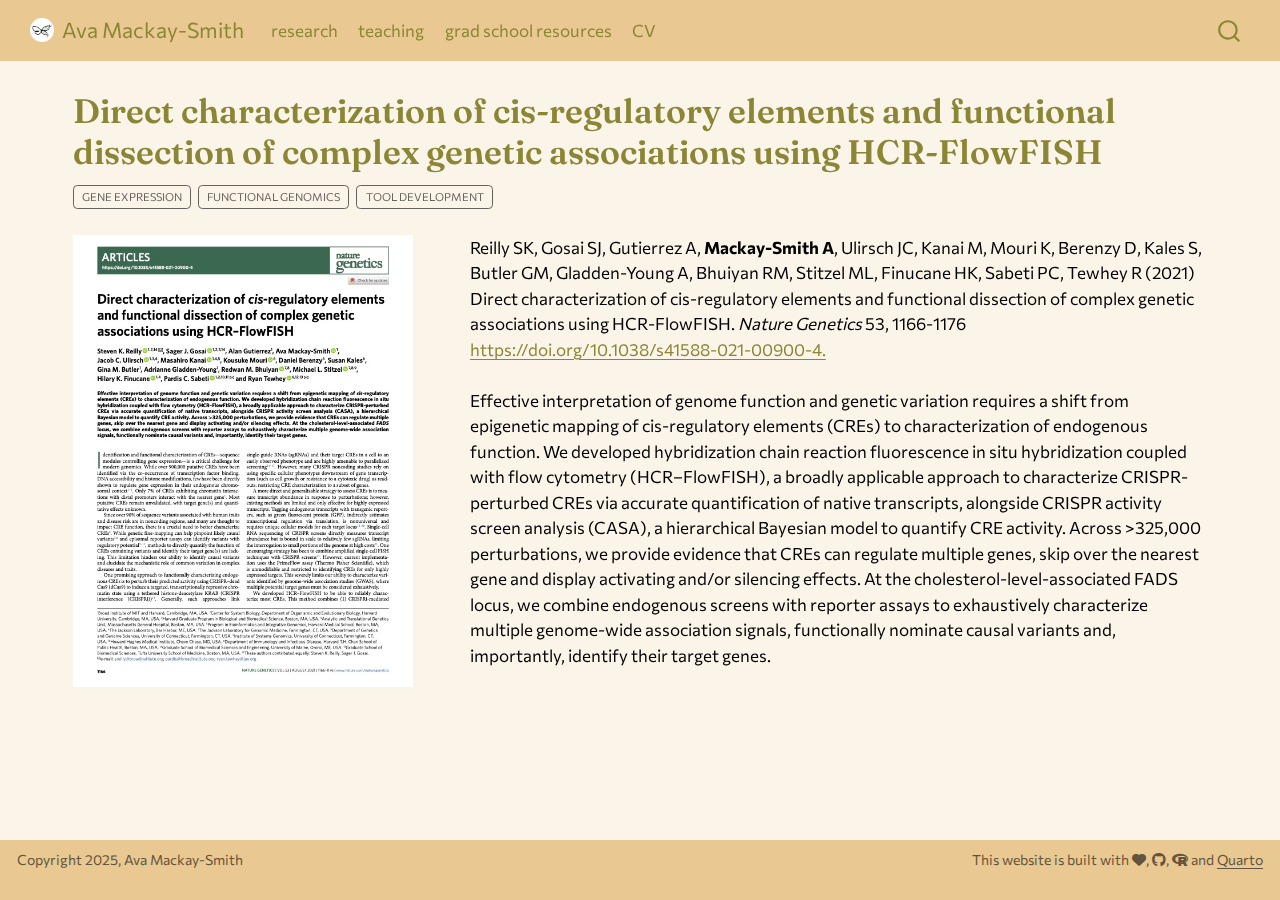
<file: docs/publications/natgen-2021/index.html>
<!DOCTYPE html>
<html xmlns="http://www.w3.org/1999/xhtml" lang="en" xml:lang="en"><head>

<meta charset="utf-8">
<meta name="generator" content="quarto-1.7.32">

<meta name="viewport" content="width=device-width, initial-scale=1.0, user-scalable=yes">

<meta name="dcterms.date" content="2021-07-29">

<title>Direct characterization of cis-regulatory elements and functional dissection of complex genetic associations using HCR-FlowFISH – Ava Mackay-Smith</title>
<style>
code{white-space: pre-wrap;}
span.smallcaps{font-variant: small-caps;}
div.columns{display: flex; gap: min(4vw, 1.5em);}
div.column{flex: auto; overflow-x: auto;}
div.hanging-indent{margin-left: 1.5em; text-indent: -1.5em;}
ul.task-list{list-style: none;}
ul.task-list li input[type="checkbox"] {
  width: 0.8em;
  margin: 0 0.8em 0.2em -1em; /* quarto-specific, see https://github.com/quarto-dev/quarto-cli/issues/4556 */ 
  vertical-align: middle;
}
</style>


<script src="../../site_libs/quarto-nav/quarto-nav.js"></script>
<script src="../../site_libs/quarto-nav/headroom.min.js"></script>
<script src="../../site_libs/clipboard/clipboard.min.js"></script>
<script src="../../site_libs/quarto-search/autocomplete.umd.js"></script>
<script src="../../site_libs/quarto-search/fuse.min.js"></script>
<script src="../../site_libs/quarto-search/quarto-search.js"></script>
<meta name="quarto:offset" content="../../">
<link href="../..//media/logo.png" rel="icon" type="image/png">
<script src="../../site_libs/quarto-html/quarto.js" type="module"></script>
<script src="../../site_libs/quarto-html/tabsets/tabsets.js" type="module"></script>
<script src="../../site_libs/quarto-html/popper.min.js"></script>
<script src="../../site_libs/quarto-html/tippy.umd.min.js"></script>
<script src="../../site_libs/quarto-html/anchor.min.js"></script>
<link href="../../site_libs/quarto-html/tippy.css" rel="stylesheet">
<link href="../../site_libs/quarto-html/quarto-syntax-highlighting-37eea08aefeeee20ff55810ff984fec1.css" rel="stylesheet" id="quarto-text-highlighting-styles">
<script src="../../site_libs/bootstrap/bootstrap.min.js"></script>
<link href="../../site_libs/bootstrap/bootstrap-icons.css" rel="stylesheet">
<link href="../../site_libs/bootstrap/bootstrap-fa964fe4307468faf9154c6160ea2ed0.min.css" rel="stylesheet" append-hash="true" id="quarto-bootstrap" data-mode="light">
<link href="../../site_libs/quarto-contrib/fontawesome6-1.2.0/all.min.css" rel="stylesheet">
<link href="../../site_libs/quarto-contrib/fontawesome6-1.2.0/latex-fontsize.css" rel="stylesheet">
<script id="quarto-search-options" type="application/json">{
  "location": "navbar",
  "copy-button": false,
  "collapse-after": 3,
  "panel-placement": "end",
  "type": "overlay",
  "limit": 50,
  "keyboard-shortcut": [
    "f",
    "/",
    "s"
  ],
  "show-item-context": false,
  "language": {
    "search-no-results-text": "No results",
    "search-matching-documents-text": "matching documents",
    "search-copy-link-title": "Copy link to search",
    "search-hide-matches-text": "Hide additional matches",
    "search-more-match-text": "more match in this document",
    "search-more-matches-text": "more matches in this document",
    "search-clear-button-title": "Clear",
    "search-text-placeholder": "",
    "search-detached-cancel-button-title": "Cancel",
    "search-submit-button-title": "Submit",
    "search-label": "Search"
  }
}</script>


<link rel="stylesheet" href="../../styles.css">
</head>

<body class="nav-fixed quarto-light">

<div id="quarto-search-results"></div>
  <header id="quarto-header" class="headroom fixed-top">
    <nav class="navbar navbar-expand-lg " data-bs-theme="dark">
      <div class="navbar-container container-fluid">
      <div class="navbar-brand-container mx-auto">
    <a href="../../index.html" class="navbar-brand navbar-brand-logo">
    <img src="../../media/logo.png" alt="" class="navbar-logo">
    </a>
    <a class="navbar-brand" href="../../index.html">
    <span class="navbar-title">Ava Mackay-Smith</span>
    </a>
  </div>
            <div id="quarto-search" class="" title="Search"></div>
          <button class="navbar-toggler" type="button" data-bs-toggle="collapse" data-bs-target="#navbarCollapse" aria-controls="navbarCollapse" role="menu" aria-expanded="false" aria-label="Toggle navigation" onclick="if (window.quartoToggleHeadroom) { window.quartoToggleHeadroom(); }">
  <span class="navbar-toggler-icon"></span>
</button>
          <div class="collapse navbar-collapse" id="navbarCollapse">
            <ul class="navbar-nav navbar-nav-scroll me-auto">
  <li class="nav-item">
    <a class="nav-link" href="../../research.html"> 
<span class="menu-text">research</span></a>
  </li>  
  <li class="nav-item">
    <a class="nav-link" href="../../teaching.html"> 
<span class="menu-text">teaching</span></a>
  </li>  
  <li class="nav-item">
    <a class="nav-link" href="../../resources.html"> 
<span class="menu-text">grad school resources</span></a>
  </li>  
  <li class="nav-item">
    <a class="nav-link" href="../../media/AMS_resume.pdf"> 
<span class="menu-text">CV</span></a>
  </li>  
</ul>
          </div> <!-- /navcollapse -->
            <div class="quarto-navbar-tools">
</div>
      </div> <!-- /container-fluid -->
    </nav>
</header>
<!-- content -->
<div id="quarto-content" class="quarto-container page-columns page-rows-contents page-layout-full page-navbar">
<!-- sidebar -->
<!-- margin-sidebar -->
    <div id="quarto-margin-sidebar" class="sidebar margin-sidebar zindex-bottom">
        
    </div>
<!-- main -->
<main class="content column-page" id="quarto-document-content">

<header id="title-block-header" class="quarto-title-block default">
<div class="quarto-title">
<h1 class="title">Direct characterization of cis-regulatory elements and functional dissection of complex genetic associations using HCR-FlowFISH</h1>
  <div class="quarto-categories">
    <div class="quarto-category">gene expression</div>
    <div class="quarto-category">functional genomics</div>
    <div class="quarto-category">tool development</div>
  </div>
  </div>



<div class="quarto-title-meta column-page">

    
    <div>
    <div class="quarto-title-meta-heading">Published</div>
    <div class="quarto-title-meta-contents">
      <p class="date">July 29, 2021</p>
    </div>
  </div>
  
    
  </div>
  


</header>


<!-- remove metadata section -->
<div class="cell">
<style type="text/css">
#title-block-header.quarto-title-block.default .quarto-title-meta {
    display: none;
}
</style>
</div>
<div class="columns">
<div class="column" style="width:30%;">
<p><a href="https://doi.org/10.1038/s41588-021-00900-4"><img src="./featured.jpg" class="img-fluid"></a></p>
</div><div class="column" style="width:5%;">

</div><div class="column" style="width:65%;">
<div class="cell">
<div class="cell-output-display">
Reilly SK, Gosai SJ, Gutierrez A, <b>Mackay-Smith A</b>, Ulirsch JC, Kanai M, Mouri K, Berenzy D, Kales S, Butler GM, Gladden-Young A, Bhuiyan RM, Stitzel ML, Finucane HK, Sabeti PC, Tewhey R (2021) Direct characterization of cis-regulatory elements and functional dissection of complex genetic associations using HCR-FlowFISH. <i>Nature Genetics</i> 53, 1166-1176  <a href="https://doi.org/10.1038/s41588-021-00900-4" target="_blank">https://doi.org/10.1038/s41588-021-00900-4.</a>
</div>
</div>
<p><br> Effective interpretation of genome function and genetic variation requires a shift from epigenetic mapping of cis-regulatory elements (CREs) to characterization of endogenous function. We developed hybridization chain reaction fluorescence in situ hybridization coupled with flow cytometry (HCR–FlowFISH), a broadly applicable approach to characterize CRISPR-perturbed CREs via accurate quantification of native transcripts, alongside CRISPR activity screen analysis (CASA), a hierarchical Bayesian model to quantify CRE activity. Across &gt;325,000 perturbations, we provide evidence that CREs can regulate multiple genes, skip over the nearest gene and display activating and/or silencing effects. At the cholesterol-level-associated FADS locus, we combine endogenous screens with reporter assays to exhaustively characterize multiple genome-wide association signals, functionally nominate causal variants and, importantly, identify their target genes.</p>
</div>
</div>
<hr>



</main> <!-- /main -->
<script id="quarto-html-after-body" type="application/javascript">
  window.document.addEventListener("DOMContentLoaded", function (event) {
    const icon = "";
    const anchorJS = new window.AnchorJS();
    anchorJS.options = {
      placement: 'right',
      icon: icon
    };
    anchorJS.add('.anchored');
    const isCodeAnnotation = (el) => {
      for (const clz of el.classList) {
        if (clz.startsWith('code-annotation-')) {                     
          return true;
        }
      }
      return false;
    }
    const onCopySuccess = function(e) {
      // button target
      const button = e.trigger;
      // don't keep focus
      button.blur();
      // flash "checked"
      button.classList.add('code-copy-button-checked');
      var currentTitle = button.getAttribute("title");
      button.setAttribute("title", "Copied!");
      let tooltip;
      if (window.bootstrap) {
        button.setAttribute("data-bs-toggle", "tooltip");
        button.setAttribute("data-bs-placement", "left");
        button.setAttribute("data-bs-title", "Copied!");
        tooltip = new bootstrap.Tooltip(button, 
          { trigger: "manual", 
            customClass: "code-copy-button-tooltip",
            offset: [0, -8]});
        tooltip.show();    
      }
      setTimeout(function() {
        if (tooltip) {
          tooltip.hide();
          button.removeAttribute("data-bs-title");
          button.removeAttribute("data-bs-toggle");
          button.removeAttribute("data-bs-placement");
        }
        button.setAttribute("title", currentTitle);
        button.classList.remove('code-copy-button-checked');
      }, 1000);
      // clear code selection
      e.clearSelection();
    }
    const getTextToCopy = function(trigger) {
        const codeEl = trigger.previousElementSibling.cloneNode(true);
        for (const childEl of codeEl.children) {
          if (isCodeAnnotation(childEl)) {
            childEl.remove();
          }
        }
        return codeEl.innerText;
    }
    const clipboard = new window.ClipboardJS('.code-copy-button:not([data-in-quarto-modal])', {
      text: getTextToCopy
    });
    clipboard.on('success', onCopySuccess);
    if (window.document.getElementById('quarto-embedded-source-code-modal')) {
      const clipboardModal = new window.ClipboardJS('.code-copy-button[data-in-quarto-modal]', {
        text: getTextToCopy,
        container: window.document.getElementById('quarto-embedded-source-code-modal')
      });
      clipboardModal.on('success', onCopySuccess);
    }
      var localhostRegex = new RegExp(/^(?:http|https):\/\/localhost\:?[0-9]*\//);
      var mailtoRegex = new RegExp(/^mailto:/);
        var filterRegex = new RegExp("https:\/\/a-mackaysmith\.com");
      var isInternal = (href) => {
          return filterRegex.test(href) || localhostRegex.test(href) || mailtoRegex.test(href);
      }
      // Inspect non-navigation links and adorn them if external
     var links = window.document.querySelectorAll('a[href]:not(.nav-link):not(.navbar-brand):not(.toc-action):not(.sidebar-link):not(.sidebar-item-toggle):not(.pagination-link):not(.no-external):not([aria-hidden]):not(.dropdown-item):not(.quarto-navigation-tool):not(.about-link)');
      for (var i=0; i<links.length; i++) {
        const link = links[i];
        if (!isInternal(link.href)) {
          // undo the damage that might have been done by quarto-nav.js in the case of
          // links that we want to consider external
          if (link.dataset.originalHref !== undefined) {
            link.href = link.dataset.originalHref;
          }
        }
      }
    function tippyHover(el, contentFn, onTriggerFn, onUntriggerFn) {
      const config = {
        allowHTML: true,
        maxWidth: 500,
        delay: 100,
        arrow: false,
        appendTo: function(el) {
            return el.parentElement;
        },
        interactive: true,
        interactiveBorder: 10,
        theme: 'quarto',
        placement: 'bottom-start',
      };
      if (contentFn) {
        config.content = contentFn;
      }
      if (onTriggerFn) {
        config.onTrigger = onTriggerFn;
      }
      if (onUntriggerFn) {
        config.onUntrigger = onUntriggerFn;
      }
      window.tippy(el, config); 
    }
    const noterefs = window.document.querySelectorAll('a[role="doc-noteref"]');
    for (var i=0; i<noterefs.length; i++) {
      const ref = noterefs[i];
      tippyHover(ref, function() {
        // use id or data attribute instead here
        let href = ref.getAttribute('data-footnote-href') || ref.getAttribute('href');
        try { href = new URL(href).hash; } catch {}
        const id = href.replace(/^#\/?/, "");
        const note = window.document.getElementById(id);
        if (note) {
          return note.innerHTML;
        } else {
          return "";
        }
      });
    }
    const xrefs = window.document.querySelectorAll('a.quarto-xref');
    const processXRef = (id, note) => {
      // Strip column container classes
      const stripColumnClz = (el) => {
        el.classList.remove("page-full", "page-columns");
        if (el.children) {
          for (const child of el.children) {
            stripColumnClz(child);
          }
        }
      }
      stripColumnClz(note)
      if (id === null || id.startsWith('sec-')) {
        // Special case sections, only their first couple elements
        const container = document.createElement("div");
        if (note.children && note.children.length > 2) {
          container.appendChild(note.children[0].cloneNode(true));
          for (let i = 1; i < note.children.length; i++) {
            const child = note.children[i];
            if (child.tagName === "P" && child.innerText === "") {
              continue;
            } else {
              container.appendChild(child.cloneNode(true));
              break;
            }
          }
          if (window.Quarto?.typesetMath) {
            window.Quarto.typesetMath(container);
          }
          return container.innerHTML
        } else {
          if (window.Quarto?.typesetMath) {
            window.Quarto.typesetMath(note);
          }
          return note.innerHTML;
        }
      } else {
        // Remove any anchor links if they are present
        const anchorLink = note.querySelector('a.anchorjs-link');
        if (anchorLink) {
          anchorLink.remove();
        }
        if (window.Quarto?.typesetMath) {
          window.Quarto.typesetMath(note);
        }
        if (note.classList.contains("callout")) {
          return note.outerHTML;
        } else {
          return note.innerHTML;
        }
      }
    }
    for (var i=0; i<xrefs.length; i++) {
      const xref = xrefs[i];
      tippyHover(xref, undefined, function(instance) {
        instance.disable();
        let url = xref.getAttribute('href');
        let hash = undefined; 
        if (url.startsWith('#')) {
          hash = url;
        } else {
          try { hash = new URL(url).hash; } catch {}
        }
        if (hash) {
          const id = hash.replace(/^#\/?/, "");
          const note = window.document.getElementById(id);
          if (note !== null) {
            try {
              const html = processXRef(id, note.cloneNode(true));
              instance.setContent(html);
            } finally {
              instance.enable();
              instance.show();
            }
          } else {
            // See if we can fetch this
            fetch(url.split('#')[0])
            .then(res => res.text())
            .then(html => {
              const parser = new DOMParser();
              const htmlDoc = parser.parseFromString(html, "text/html");
              const note = htmlDoc.getElementById(id);
              if (note !== null) {
                const html = processXRef(id, note);
                instance.setContent(html);
              } 
            }).finally(() => {
              instance.enable();
              instance.show();
            });
          }
        } else {
          // See if we can fetch a full url (with no hash to target)
          // This is a special case and we should probably do some content thinning / targeting
          fetch(url)
          .then(res => res.text())
          .then(html => {
            const parser = new DOMParser();
            const htmlDoc = parser.parseFromString(html, "text/html");
            const note = htmlDoc.querySelector('main.content');
            if (note !== null) {
              // This should only happen for chapter cross references
              // (since there is no id in the URL)
              // remove the first header
              if (note.children.length > 0 && note.children[0].tagName === "HEADER") {
                note.children[0].remove();
              }
              const html = processXRef(null, note);
              instance.setContent(html);
            } 
          }).finally(() => {
            instance.enable();
            instance.show();
          });
        }
      }, function(instance) {
      });
    }
        let selectedAnnoteEl;
        const selectorForAnnotation = ( cell, annotation) => {
          let cellAttr = 'data-code-cell="' + cell + '"';
          let lineAttr = 'data-code-annotation="' +  annotation + '"';
          const selector = 'span[' + cellAttr + '][' + lineAttr + ']';
          return selector;
        }
        const selectCodeLines = (annoteEl) => {
          const doc = window.document;
          const targetCell = annoteEl.getAttribute("data-target-cell");
          const targetAnnotation = annoteEl.getAttribute("data-target-annotation");
          const annoteSpan = window.document.querySelector(selectorForAnnotation(targetCell, targetAnnotation));
          const lines = annoteSpan.getAttribute("data-code-lines").split(",");
          const lineIds = lines.map((line) => {
            return targetCell + "-" + line;
          })
          let top = null;
          let height = null;
          let parent = null;
          if (lineIds.length > 0) {
              //compute the position of the single el (top and bottom and make a div)
              const el = window.document.getElementById(lineIds[0]);
              top = el.offsetTop;
              height = el.offsetHeight;
              parent = el.parentElement.parentElement;
            if (lineIds.length > 1) {
              const lastEl = window.document.getElementById(lineIds[lineIds.length - 1]);
              const bottom = lastEl.offsetTop + lastEl.offsetHeight;
              height = bottom - top;
            }
            if (top !== null && height !== null && parent !== null) {
              // cook up a div (if necessary) and position it 
              let div = window.document.getElementById("code-annotation-line-highlight");
              if (div === null) {
                div = window.document.createElement("div");
                div.setAttribute("id", "code-annotation-line-highlight");
                div.style.position = 'absolute';
                parent.appendChild(div);
              }
              div.style.top = top - 2 + "px";
              div.style.height = height + 4 + "px";
              div.style.left = 0;
              let gutterDiv = window.document.getElementById("code-annotation-line-highlight-gutter");
              if (gutterDiv === null) {
                gutterDiv = window.document.createElement("div");
                gutterDiv.setAttribute("id", "code-annotation-line-highlight-gutter");
                gutterDiv.style.position = 'absolute';
                const codeCell = window.document.getElementById(targetCell);
                const gutter = codeCell.querySelector('.code-annotation-gutter');
                gutter.appendChild(gutterDiv);
              }
              gutterDiv.style.top = top - 2 + "px";
              gutterDiv.style.height = height + 4 + "px";
            }
            selectedAnnoteEl = annoteEl;
          }
        };
        const unselectCodeLines = () => {
          const elementsIds = ["code-annotation-line-highlight", "code-annotation-line-highlight-gutter"];
          elementsIds.forEach((elId) => {
            const div = window.document.getElementById(elId);
            if (div) {
              div.remove();
            }
          });
          selectedAnnoteEl = undefined;
        };
          // Handle positioning of the toggle
      window.addEventListener(
        "resize",
        throttle(() => {
          elRect = undefined;
          if (selectedAnnoteEl) {
            selectCodeLines(selectedAnnoteEl);
          }
        }, 10)
      );
      function throttle(fn, ms) {
      let throttle = false;
      let timer;
        return (...args) => {
          if(!throttle) { // first call gets through
              fn.apply(this, args);
              throttle = true;
          } else { // all the others get throttled
              if(timer) clearTimeout(timer); // cancel #2
              timer = setTimeout(() => {
                fn.apply(this, args);
                timer = throttle = false;
              }, ms);
          }
        };
      }
        // Attach click handler to the DT
        const annoteDls = window.document.querySelectorAll('dt[data-target-cell]');
        for (const annoteDlNode of annoteDls) {
          annoteDlNode.addEventListener('click', (event) => {
            const clickedEl = event.target;
            if (clickedEl !== selectedAnnoteEl) {
              unselectCodeLines();
              const activeEl = window.document.querySelector('dt[data-target-cell].code-annotation-active');
              if (activeEl) {
                activeEl.classList.remove('code-annotation-active');
              }
              selectCodeLines(clickedEl);
              clickedEl.classList.add('code-annotation-active');
            } else {
              // Unselect the line
              unselectCodeLines();
              clickedEl.classList.remove('code-annotation-active');
            }
          });
        }
    const findCites = (el) => {
      const parentEl = el.parentElement;
      if (parentEl) {
        const cites = parentEl.dataset.cites;
        if (cites) {
          return {
            el,
            cites: cites.split(' ')
          };
        } else {
          return findCites(el.parentElement)
        }
      } else {
        return undefined;
      }
    };
    var bibliorefs = window.document.querySelectorAll('a[role="doc-biblioref"]');
    for (var i=0; i<bibliorefs.length; i++) {
      const ref = bibliorefs[i];
      const citeInfo = findCites(ref);
      if (citeInfo) {
        tippyHover(citeInfo.el, function() {
          var popup = window.document.createElement('div');
          citeInfo.cites.forEach(function(cite) {
            var citeDiv = window.document.createElement('div');
            citeDiv.classList.add('hanging-indent');
            citeDiv.classList.add('csl-entry');
            var biblioDiv = window.document.getElementById('ref-' + cite);
            if (biblioDiv) {
              citeDiv.innerHTML = biblioDiv.innerHTML;
            }
            popup.appendChild(citeDiv);
          });
          return popup.innerHTML;
        });
      }
    }
  });
  </script>
</div> <!-- /content -->
<footer class="footer">
  <div class="nav-footer">
    <div class="nav-footer-left">
<p>Copyright 2025, Ava Mackay-Smith</p>
</div>   
    <div class="nav-footer-center">
      &nbsp;
    </div>
    <div class="nav-footer-right">
<p>This website is built with <i class="fa-solid fa-heart" title="a heart" aria-label="heart"></i>, <a href="https://github.com/amackays/ava-quarto-site" target="_blank"><i class="fa-brands fa-github" title="GitHub logo" aria-label="github"></i></a>, <a href="https://www.r-project.org/about.html" target="_blank"><i class="fa-brands fa-r-project" title="R Project" aria-label="r-project"></i></a> and <a href="https://quarto.org/" target="_blank">Quarto</a></p>
</div>
  </div>
</footer>




</body></html>
</file>
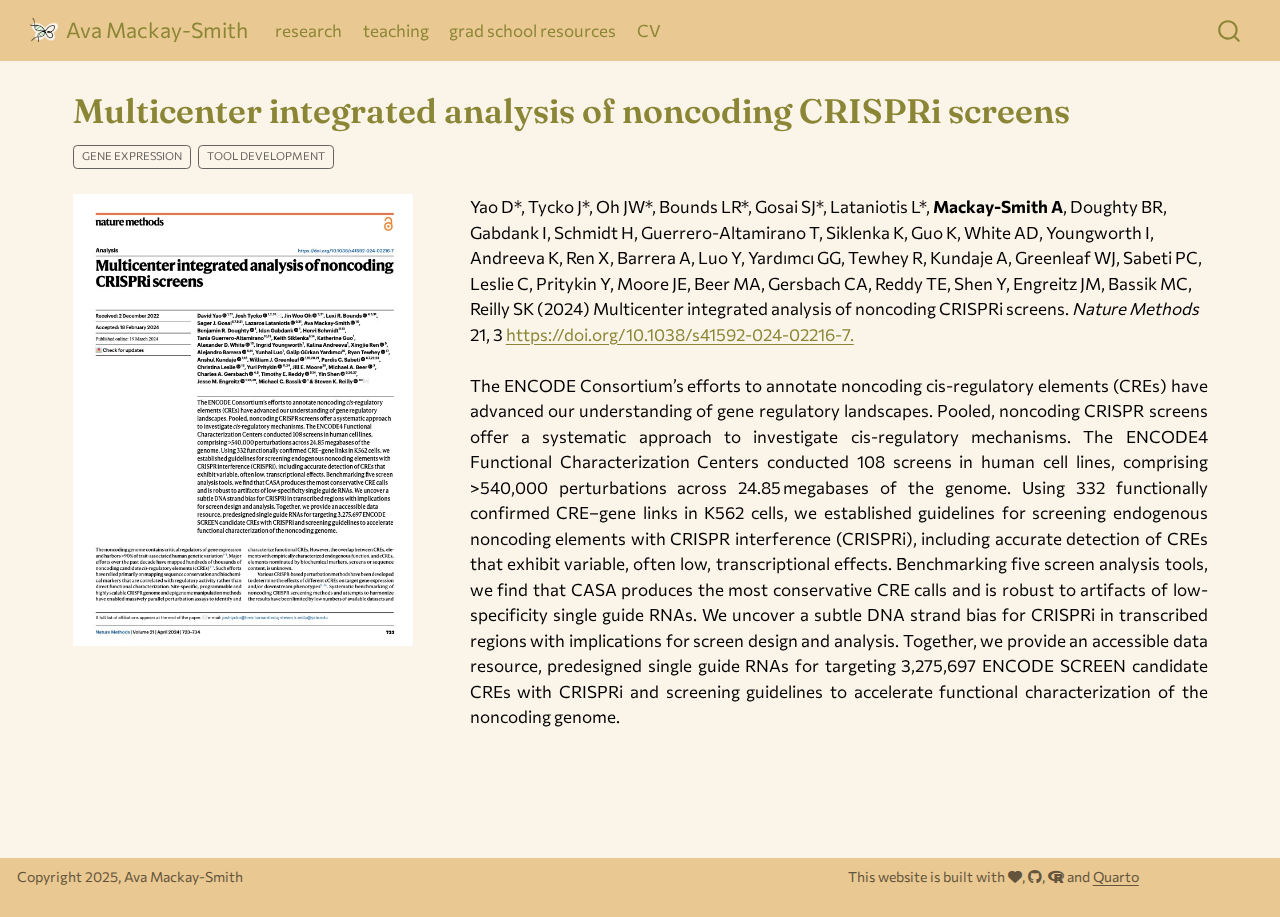
<file: docs/publications/natmeth-2024/index.html>
<!DOCTYPE html>
<html xmlns="http://www.w3.org/1999/xhtml" lang="en" xml:lang="en"><head>

<meta charset="utf-8">
<meta name="generator" content="quarto-1.7.32">

<meta name="viewport" content="width=device-width, initial-scale=1.0, user-scalable=yes">

<meta name="dcterms.date" content="2024-03-19">

<title>Multicenter integrated analysis of noncoding CRISPRi screens – Ava Mackay-Smith</title>
<style>
code{white-space: pre-wrap;}
span.smallcaps{font-variant: small-caps;}
div.columns{display: flex; gap: min(4vw, 1.5em);}
div.column{flex: auto; overflow-x: auto;}
div.hanging-indent{margin-left: 1.5em; text-indent: -1.5em;}
ul.task-list{list-style: none;}
ul.task-list li input[type="checkbox"] {
  width: 0.8em;
  margin: 0 0.8em 0.2em -1em; /* quarto-specific, see https://github.com/quarto-dev/quarto-cli/issues/4556 */ 
  vertical-align: middle;
}
</style>


<script src="../../site_libs/quarto-nav/quarto-nav.js"></script>
<script src="../../site_libs/quarto-nav/headroom.min.js"></script>
<script src="../../site_libs/clipboard/clipboard.min.js"></script>
<script src="../../site_libs/quarto-search/autocomplete.umd.js"></script>
<script src="../../site_libs/quarto-search/fuse.min.js"></script>
<script src="../../site_libs/quarto-search/quarto-search.js"></script>
<meta name="quarto:offset" content="../../">
<link href="../..//media/logo.png" rel="icon" type="image/png">
<script src="../../site_libs/quarto-html/quarto.js" type="module"></script>
<script src="../../site_libs/quarto-html/tabsets/tabsets.js" type="module"></script>
<script src="../../site_libs/quarto-html/popper.min.js"></script>
<script src="../../site_libs/quarto-html/tippy.umd.min.js"></script>
<script src="../../site_libs/quarto-html/anchor.min.js"></script>
<link href="../../site_libs/quarto-html/tippy.css" rel="stylesheet">
<link href="../../site_libs/quarto-html/quarto-syntax-highlighting-37eea08aefeeee20ff55810ff984fec1.css" rel="stylesheet" id="quarto-text-highlighting-styles">
<script src="../../site_libs/bootstrap/bootstrap.min.js"></script>
<link href="../../site_libs/bootstrap/bootstrap-icons.css" rel="stylesheet">
<link href="../../site_libs/bootstrap/bootstrap-a3668da7a8c560f472f05888dfcba138.min.css" rel="stylesheet" append-hash="true" id="quarto-bootstrap" data-mode="light">
<link href="../../site_libs/quarto-contrib/fontawesome6-1.2.0/all.min.css" rel="stylesheet">
<link href="../../site_libs/quarto-contrib/fontawesome6-1.2.0/latex-fontsize.css" rel="stylesheet">
<script id="quarto-search-options" type="application/json">{
  "location": "navbar",
  "copy-button": false,
  "collapse-after": 3,
  "panel-placement": "end",
  "type": "overlay",
  "limit": 50,
  "keyboard-shortcut": [
    "f",
    "/",
    "s"
  ],
  "show-item-context": false,
  "language": {
    "search-no-results-text": "No results",
    "search-matching-documents-text": "matching documents",
    "search-copy-link-title": "Copy link to search",
    "search-hide-matches-text": "Hide additional matches",
    "search-more-match-text": "more match in this document",
    "search-more-matches-text": "more matches in this document",
    "search-clear-button-title": "Clear",
    "search-text-placeholder": "",
    "search-detached-cancel-button-title": "Cancel",
    "search-submit-button-title": "Submit",
    "search-label": "Search"
  }
}</script>


<link rel="stylesheet" href="../../styles.css">
</head>

<body class="nav-fixed quarto-light">

<div id="quarto-search-results"></div>
  <header id="quarto-header" class="headroom fixed-top">
    <nav class="navbar navbar-expand-lg " data-bs-theme="dark">
      <div class="navbar-container container-fluid">
      <div class="navbar-brand-container mx-auto">
    <a href="../../index.html" class="navbar-brand navbar-brand-logo">
    <img src="../../media/logo-gradient.png" alt="" class="navbar-logo">
    </a>
    <a class="navbar-brand" href="../../index.html">
    <span class="navbar-title">Ava Mackay-Smith</span>
    </a>
  </div>
            <div id="quarto-search" class="" title="Search"></div>
          <button class="navbar-toggler" type="button" data-bs-toggle="collapse" data-bs-target="#navbarCollapse" aria-controls="navbarCollapse" role="menu" aria-expanded="false" aria-label="Toggle navigation" onclick="if (window.quartoToggleHeadroom) { window.quartoToggleHeadroom(); }">
  <span class="navbar-toggler-icon"></span>
</button>
          <div class="collapse navbar-collapse" id="navbarCollapse">
            <ul class="navbar-nav navbar-nav-scroll me-auto">
  <li class="nav-item">
    <a class="nav-link" href="../../research.html"> 
<span class="menu-text">research</span></a>
  </li>  
  <li class="nav-item">
    <a class="nav-link" href="../../teaching.html"> 
<span class="menu-text">teaching</span></a>
  </li>  
  <li class="nav-item">
    <a class="nav-link" href="../../resources.html"> 
<span class="menu-text">grad school resources</span></a>
  </li>  
  <li class="nav-item">
    <a class="nav-link" href="../../media/AMS_resume.pdf"> 
<span class="menu-text">CV</span></a>
  </li>  
</ul>
          </div> <!-- /navcollapse -->
            <div class="quarto-navbar-tools">
</div>
      </div> <!-- /container-fluid -->
    </nav>
</header>
<!-- content -->
<div id="quarto-content" class="quarto-container page-columns page-rows-contents page-layout-full page-navbar">
<!-- sidebar -->
<!-- margin-sidebar -->
    <div id="quarto-margin-sidebar" class="sidebar margin-sidebar zindex-bottom">
        
    </div>
<!-- main -->
<main class="content column-page" id="quarto-document-content">

<header id="title-block-header" class="quarto-title-block default">
<div class="quarto-title">
<h1 class="title">Multicenter integrated analysis of noncoding CRISPRi screens</h1>
  <div class="quarto-categories">
    <div class="quarto-category">gene expression</div>
    <div class="quarto-category">tool development</div>
  </div>
  </div>



<div class="quarto-title-meta column-page">

    
    <div>
    <div class="quarto-title-meta-heading">Published</div>
    <div class="quarto-title-meta-contents">
      <p class="date">March 19, 2024</p>
    </div>
  </div>
  
    
  </div>
  


</header>


<!-- remove metadata section -->
<div class="cell">
<style type="text/css">
#title-block-header.quarto-title-block.default .quarto-title-meta {
    display: none;
}
</style>
</div>
<div class="columns">
<div class="column" style="width:30%;">
<p><a href="https://doi.org/10.1038/s41588-021-00900-4"><img src="./featured.jpg" class="img-fluid"></a></p>
</div><div class="column" style="width:5%;">

</div><div class="column" style="width:65%;">
<div class="cell">
<div class="cell-output-display">
Yao D*, Tycko J*, Oh JW*, Bounds LR*, Gosai SJ*, Lataniotis L*, <b>Mackay-Smith A</b>, Doughty BR, Gabdank I, Schmidt H, Guerrero-Altamirano T, Siklenka K, Guo K, White AD, Youngworth I, Andreeva K, Ren X, Barrera A, Luo Y, Yardımcı GG, Tewhey R, Kundaje A, Greenleaf WJ, Sabeti PC, Leslie C, Pritykin Y, Moore JE, Beer MA, Gersbach CA, Reddy TE, Shen Y, Engreitz JM, Bassik MC, Reilly SK (2024) Multicenter integrated analysis of noncoding CRISPRi screens. <em>Nature Methods</em> 21, 3  <a href="https://doi.org/10.1038/s41592-024-02216-7" target="_blank">https://doi.org/10.1038/s41592-024-02216-7.</a>
</div>
</div>
<p><br> The ENCODE Consortium’s efforts to annotate noncoding cis-regulatory elements (CREs) have advanced our understanding of gene regulatory landscapes. Pooled, noncoding CRISPR screens offer a systematic approach to investigate cis-regulatory mechanisms. The ENCODE4 Functional Characterization Centers conducted 108 screens in human cell lines, comprising &gt;540,000 perturbations across 24.85 megabases of the genome. Using 332 functionally confirmed CRE–gene links in K562 cells, we established guidelines for screening endogenous noncoding elements with CRISPR interference (CRISPRi), including accurate detection of CREs that exhibit variable, often low, transcriptional effects. Benchmarking five screen analysis tools, we find that CASA produces the most conservative CRE calls and is robust to artifacts of low-specificity single guide RNAs. We uncover a subtle DNA strand bias for CRISPRi in transcribed regions with implications for screen design and analysis. Together, we provide an accessible data resource, predesigned single guide RNAs for targeting 3,275,697 ENCODE SCREEN candidate CREs with CRISPRi and screening guidelines to accelerate functional characterization of the noncoding genome.</p>
</div>
</div>
<hr>



</main> <!-- /main -->
<script id="quarto-html-after-body" type="application/javascript">
  window.document.addEventListener("DOMContentLoaded", function (event) {
    const icon = "";
    const anchorJS = new window.AnchorJS();
    anchorJS.options = {
      placement: 'right',
      icon: icon
    };
    anchorJS.add('.anchored');
    const isCodeAnnotation = (el) => {
      for (const clz of el.classList) {
        if (clz.startsWith('code-annotation-')) {                     
          return true;
        }
      }
      return false;
    }
    const onCopySuccess = function(e) {
      // button target
      const button = e.trigger;
      // don't keep focus
      button.blur();
      // flash "checked"
      button.classList.add('code-copy-button-checked');
      var currentTitle = button.getAttribute("title");
      button.setAttribute("title", "Copied!");
      let tooltip;
      if (window.bootstrap) {
        button.setAttribute("data-bs-toggle", "tooltip");
        button.setAttribute("data-bs-placement", "left");
        button.setAttribute("data-bs-title", "Copied!");
        tooltip = new bootstrap.Tooltip(button, 
          { trigger: "manual", 
            customClass: "code-copy-button-tooltip",
            offset: [0, -8]});
        tooltip.show();    
      }
      setTimeout(function() {
        if (tooltip) {
          tooltip.hide();
          button.removeAttribute("data-bs-title");
          button.removeAttribute("data-bs-toggle");
          button.removeAttribute("data-bs-placement");
        }
        button.setAttribute("title", currentTitle);
        button.classList.remove('code-copy-button-checked');
      }, 1000);
      // clear code selection
      e.clearSelection();
    }
    const getTextToCopy = function(trigger) {
        const codeEl = trigger.previousElementSibling.cloneNode(true);
        for (const childEl of codeEl.children) {
          if (isCodeAnnotation(childEl)) {
            childEl.remove();
          }
        }
        return codeEl.innerText;
    }
    const clipboard = new window.ClipboardJS('.code-copy-button:not([data-in-quarto-modal])', {
      text: getTextToCopy
    });
    clipboard.on('success', onCopySuccess);
    if (window.document.getElementById('quarto-embedded-source-code-modal')) {
      const clipboardModal = new window.ClipboardJS('.code-copy-button[data-in-quarto-modal]', {
        text: getTextToCopy,
        container: window.document.getElementById('quarto-embedded-source-code-modal')
      });
      clipboardModal.on('success', onCopySuccess);
    }
      var localhostRegex = new RegExp(/^(?:http|https):\/\/localhost\:?[0-9]*\//);
      var mailtoRegex = new RegExp(/^mailto:/);
        var filterRegex = new RegExp("https:\/\/a-mackaysmith\.com");
      var isInternal = (href) => {
          return filterRegex.test(href) || localhostRegex.test(href) || mailtoRegex.test(href);
      }
      // Inspect non-navigation links and adorn them if external
     var links = window.document.querySelectorAll('a[href]:not(.nav-link):not(.navbar-brand):not(.toc-action):not(.sidebar-link):not(.sidebar-item-toggle):not(.pagination-link):not(.no-external):not([aria-hidden]):not(.dropdown-item):not(.quarto-navigation-tool):not(.about-link)');
      for (var i=0; i<links.length; i++) {
        const link = links[i];
        if (!isInternal(link.href)) {
          // undo the damage that might have been done by quarto-nav.js in the case of
          // links that we want to consider external
          if (link.dataset.originalHref !== undefined) {
            link.href = link.dataset.originalHref;
          }
        }
      }
    function tippyHover(el, contentFn, onTriggerFn, onUntriggerFn) {
      const config = {
        allowHTML: true,
        maxWidth: 500,
        delay: 100,
        arrow: false,
        appendTo: function(el) {
            return el.parentElement;
        },
        interactive: true,
        interactiveBorder: 10,
        theme: 'quarto',
        placement: 'bottom-start',
      };
      if (contentFn) {
        config.content = contentFn;
      }
      if (onTriggerFn) {
        config.onTrigger = onTriggerFn;
      }
      if (onUntriggerFn) {
        config.onUntrigger = onUntriggerFn;
      }
      window.tippy(el, config); 
    }
    const noterefs = window.document.querySelectorAll('a[role="doc-noteref"]');
    for (var i=0; i<noterefs.length; i++) {
      const ref = noterefs[i];
      tippyHover(ref, function() {
        // use id or data attribute instead here
        let href = ref.getAttribute('data-footnote-href') || ref.getAttribute('href');
        try { href = new URL(href).hash; } catch {}
        const id = href.replace(/^#\/?/, "");
        const note = window.document.getElementById(id);
        if (note) {
          return note.innerHTML;
        } else {
          return "";
        }
      });
    }
    const xrefs = window.document.querySelectorAll('a.quarto-xref');
    const processXRef = (id, note) => {
      // Strip column container classes
      const stripColumnClz = (el) => {
        el.classList.remove("page-full", "page-columns");
        if (el.children) {
          for (const child of el.children) {
            stripColumnClz(child);
          }
        }
      }
      stripColumnClz(note)
      if (id === null || id.startsWith('sec-')) {
        // Special case sections, only their first couple elements
        const container = document.createElement("div");
        if (note.children && note.children.length > 2) {
          container.appendChild(note.children[0].cloneNode(true));
          for (let i = 1; i < note.children.length; i++) {
            const child = note.children[i];
            if (child.tagName === "P" && child.innerText === "") {
              continue;
            } else {
              container.appendChild(child.cloneNode(true));
              break;
            }
          }
          if (window.Quarto?.typesetMath) {
            window.Quarto.typesetMath(container);
          }
          return container.innerHTML
        } else {
          if (window.Quarto?.typesetMath) {
            window.Quarto.typesetMath(note);
          }
          return note.innerHTML;
        }
      } else {
        // Remove any anchor links if they are present
        const anchorLink = note.querySelector('a.anchorjs-link');
        if (anchorLink) {
          anchorLink.remove();
        }
        if (window.Quarto?.typesetMath) {
          window.Quarto.typesetMath(note);
        }
        if (note.classList.contains("callout")) {
          return note.outerHTML;
        } else {
          return note.innerHTML;
        }
      }
    }
    for (var i=0; i<xrefs.length; i++) {
      const xref = xrefs[i];
      tippyHover(xref, undefined, function(instance) {
        instance.disable();
        let url = xref.getAttribute('href');
        let hash = undefined; 
        if (url.startsWith('#')) {
          hash = url;
        } else {
          try { hash = new URL(url).hash; } catch {}
        }
        if (hash) {
          const id = hash.replace(/^#\/?/, "");
          const note = window.document.getElementById(id);
          if (note !== null) {
            try {
              const html = processXRef(id, note.cloneNode(true));
              instance.setContent(html);
            } finally {
              instance.enable();
              instance.show();
            }
          } else {
            // See if we can fetch this
            fetch(url.split('#')[0])
            .then(res => res.text())
            .then(html => {
              const parser = new DOMParser();
              const htmlDoc = parser.parseFromString(html, "text/html");
              const note = htmlDoc.getElementById(id);
              if (note !== null) {
                const html = processXRef(id, note);
                instance.setContent(html);
              } 
            }).finally(() => {
              instance.enable();
              instance.show();
            });
          }
        } else {
          // See if we can fetch a full url (with no hash to target)
          // This is a special case and we should probably do some content thinning / targeting
          fetch(url)
          .then(res => res.text())
          .then(html => {
            const parser = new DOMParser();
            const htmlDoc = parser.parseFromString(html, "text/html");
            const note = htmlDoc.querySelector('main.content');
            if (note !== null) {
              // This should only happen for chapter cross references
              // (since there is no id in the URL)
              // remove the first header
              if (note.children.length > 0 && note.children[0].tagName === "HEADER") {
                note.children[0].remove();
              }
              const html = processXRef(null, note);
              instance.setContent(html);
            } 
          }).finally(() => {
            instance.enable();
            instance.show();
          });
        }
      }, function(instance) {
      });
    }
        let selectedAnnoteEl;
        const selectorForAnnotation = ( cell, annotation) => {
          let cellAttr = 'data-code-cell="' + cell + '"';
          let lineAttr = 'data-code-annotation="' +  annotation + '"';
          const selector = 'span[' + cellAttr + '][' + lineAttr + ']';
          return selector;
        }
        const selectCodeLines = (annoteEl) => {
          const doc = window.document;
          const targetCell = annoteEl.getAttribute("data-target-cell");
          const targetAnnotation = annoteEl.getAttribute("data-target-annotation");
          const annoteSpan = window.document.querySelector(selectorForAnnotation(targetCell, targetAnnotation));
          const lines = annoteSpan.getAttribute("data-code-lines").split(",");
          const lineIds = lines.map((line) => {
            return targetCell + "-" + line;
          })
          let top = null;
          let height = null;
          let parent = null;
          if (lineIds.length > 0) {
              //compute the position of the single el (top and bottom and make a div)
              const el = window.document.getElementById(lineIds[0]);
              top = el.offsetTop;
              height = el.offsetHeight;
              parent = el.parentElement.parentElement;
            if (lineIds.length > 1) {
              const lastEl = window.document.getElementById(lineIds[lineIds.length - 1]);
              const bottom = lastEl.offsetTop + lastEl.offsetHeight;
              height = bottom - top;
            }
            if (top !== null && height !== null && parent !== null) {
              // cook up a div (if necessary) and position it 
              let div = window.document.getElementById("code-annotation-line-highlight");
              if (div === null) {
                div = window.document.createElement("div");
                div.setAttribute("id", "code-annotation-line-highlight");
                div.style.position = 'absolute';
                parent.appendChild(div);
              }
              div.style.top = top - 2 + "px";
              div.style.height = height + 4 + "px";
              div.style.left = 0;
              let gutterDiv = window.document.getElementById("code-annotation-line-highlight-gutter");
              if (gutterDiv === null) {
                gutterDiv = window.document.createElement("div");
                gutterDiv.setAttribute("id", "code-annotation-line-highlight-gutter");
                gutterDiv.style.position = 'absolute';
                const codeCell = window.document.getElementById(targetCell);
                const gutter = codeCell.querySelector('.code-annotation-gutter');
                gutter.appendChild(gutterDiv);
              }
              gutterDiv.style.top = top - 2 + "px";
              gutterDiv.style.height = height + 4 + "px";
            }
            selectedAnnoteEl = annoteEl;
          }
        };
        const unselectCodeLines = () => {
          const elementsIds = ["code-annotation-line-highlight", "code-annotation-line-highlight-gutter"];
          elementsIds.forEach((elId) => {
            const div = window.document.getElementById(elId);
            if (div) {
              div.remove();
            }
          });
          selectedAnnoteEl = undefined;
        };
          // Handle positioning of the toggle
      window.addEventListener(
        "resize",
        throttle(() => {
          elRect = undefined;
          if (selectedAnnoteEl) {
            selectCodeLines(selectedAnnoteEl);
          }
        }, 10)
      );
      function throttle(fn, ms) {
      let throttle = false;
      let timer;
        return (...args) => {
          if(!throttle) { // first call gets through
              fn.apply(this, args);
              throttle = true;
          } else { // all the others get throttled
              if(timer) clearTimeout(timer); // cancel #2
              timer = setTimeout(() => {
                fn.apply(this, args);
                timer = throttle = false;
              }, ms);
          }
        };
      }
        // Attach click handler to the DT
        const annoteDls = window.document.querySelectorAll('dt[data-target-cell]');
        for (const annoteDlNode of annoteDls) {
          annoteDlNode.addEventListener('click', (event) => {
            const clickedEl = event.target;
            if (clickedEl !== selectedAnnoteEl) {
              unselectCodeLines();
              const activeEl = window.document.querySelector('dt[data-target-cell].code-annotation-active');
              if (activeEl) {
                activeEl.classList.remove('code-annotation-active');
              }
              selectCodeLines(clickedEl);
              clickedEl.classList.add('code-annotation-active');
            } else {
              // Unselect the line
              unselectCodeLines();
              clickedEl.classList.remove('code-annotation-active');
            }
          });
        }
    const findCites = (el) => {
      const parentEl = el.parentElement;
      if (parentEl) {
        const cites = parentEl.dataset.cites;
        if (cites) {
          return {
            el,
            cites: cites.split(' ')
          };
        } else {
          return findCites(el.parentElement)
        }
      } else {
        return undefined;
      }
    };
    var bibliorefs = window.document.querySelectorAll('a[role="doc-biblioref"]');
    for (var i=0; i<bibliorefs.length; i++) {
      const ref = bibliorefs[i];
      const citeInfo = findCites(ref);
      if (citeInfo) {
        tippyHover(citeInfo.el, function() {
          var popup = window.document.createElement('div');
          citeInfo.cites.forEach(function(cite) {
            var citeDiv = window.document.createElement('div');
            citeDiv.classList.add('hanging-indent');
            citeDiv.classList.add('csl-entry');
            var biblioDiv = window.document.getElementById('ref-' + cite);
            if (biblioDiv) {
              citeDiv.innerHTML = biblioDiv.innerHTML;
            }
            popup.appendChild(citeDiv);
          });
          return popup.innerHTML;
        });
      }
    }
  });
  </script>
</div> <!-- /content -->
<footer class="footer">
  <div class="nav-footer">
    <div class="nav-footer-left">
<p>Copyright 2025, Ava Mackay-Smith</p>
</div>   
    <div class="nav-footer-center">
      &nbsp;
    </div>
    <div class="nav-footer-right">
<p>This website is built with <i class="fa-solid fa-heart" title="a heart" aria-label="heart"></i>, <a href="https://github.com/amackays/ava-quarto-site" target="_blank"><i class="fa-brands fa-github" title="GitHub logo" aria-label="github"></i></a>, <a href="https://www.r-project.org/about.html" target="_blank"><i class="fa-brands fa-r-project" title="R Project" aria-label="r-project"></i></a> and <a href="https://quarto.org/" target="_blank">Quarto</a></p>
</div>
  </div>
</footer>




</body></html>
</file>
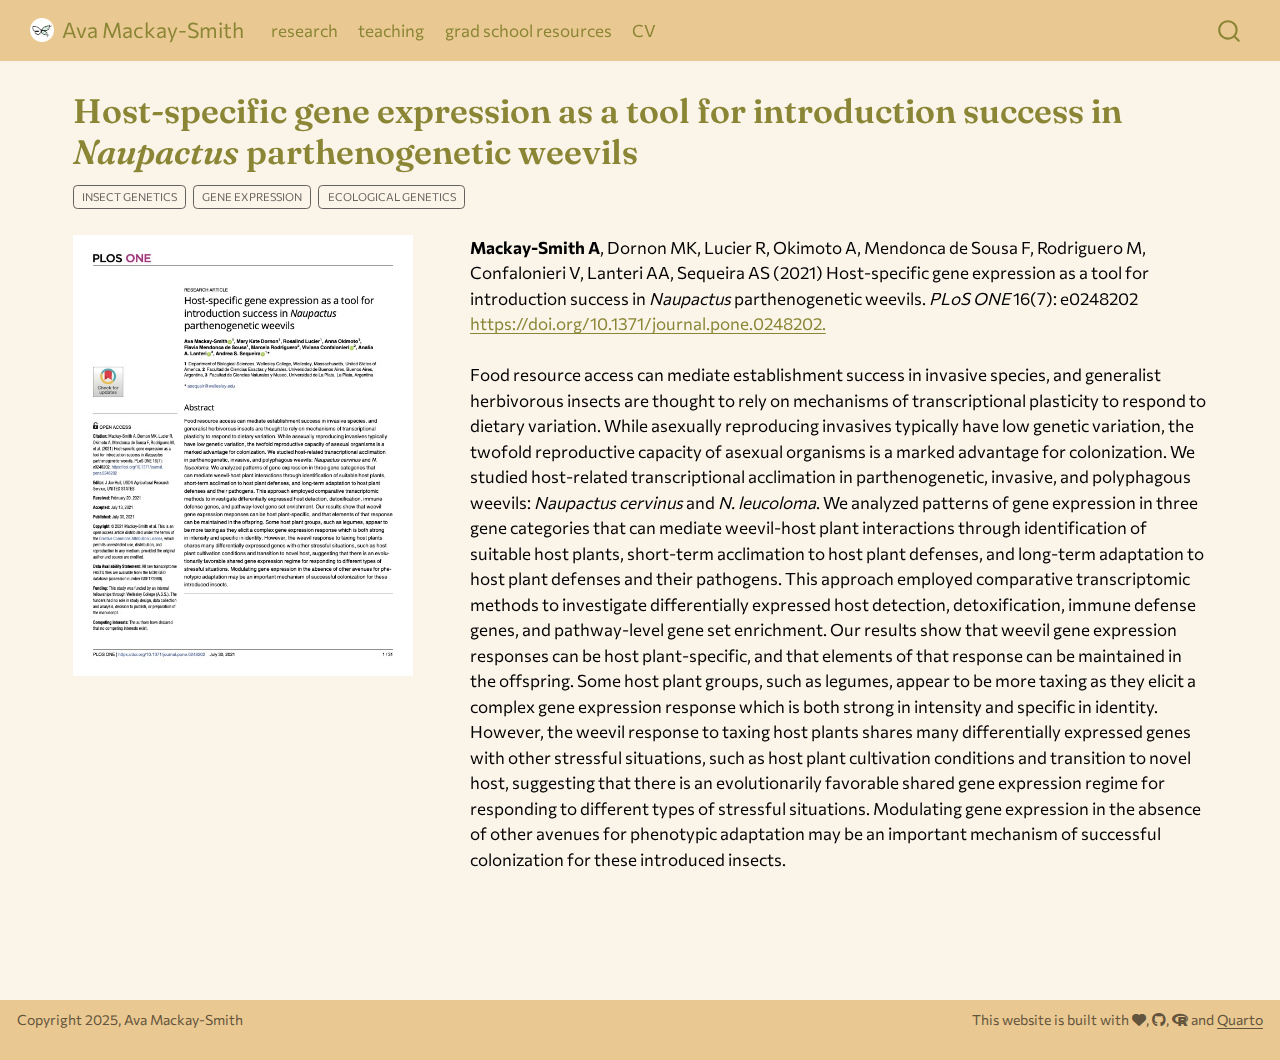
<file: docs/publications/pone-2021/index.html>
<!DOCTYPE html>
<html xmlns="http://www.w3.org/1999/xhtml" lang="en" xml:lang="en"><head>

<meta charset="utf-8">
<meta name="generator" content="quarto-1.7.32">

<meta name="viewport" content="width=device-width, initial-scale=1.0, user-scalable=yes">

<meta name="dcterms.date" content="2021-07-30">

<title>Host-specific gene expression as a tool for introduction success in Naupactus parthenogenetic weevils – Ava Mackay-Smith</title>
<style>
code{white-space: pre-wrap;}
span.smallcaps{font-variant: small-caps;}
div.columns{display: flex; gap: min(4vw, 1.5em);}
div.column{flex: auto; overflow-x: auto;}
div.hanging-indent{margin-left: 1.5em; text-indent: -1.5em;}
ul.task-list{list-style: none;}
ul.task-list li input[type="checkbox"] {
  width: 0.8em;
  margin: 0 0.8em 0.2em -1em; /* quarto-specific, see https://github.com/quarto-dev/quarto-cli/issues/4556 */ 
  vertical-align: middle;
}
</style>


<script src="../../site_libs/quarto-nav/quarto-nav.js"></script>
<script src="../../site_libs/quarto-nav/headroom.min.js"></script>
<script src="../../site_libs/clipboard/clipboard.min.js"></script>
<script src="../../site_libs/quarto-search/autocomplete.umd.js"></script>
<script src="../../site_libs/quarto-search/fuse.min.js"></script>
<script src="../../site_libs/quarto-search/quarto-search.js"></script>
<meta name="quarto:offset" content="../../">
<link href="../..//media/logo.png" rel="icon" type="image/png">
<script src="../../site_libs/quarto-html/quarto.js" type="module"></script>
<script src="../../site_libs/quarto-html/tabsets/tabsets.js" type="module"></script>
<script src="../../site_libs/quarto-html/popper.min.js"></script>
<script src="../../site_libs/quarto-html/tippy.umd.min.js"></script>
<script src="../../site_libs/quarto-html/anchor.min.js"></script>
<link href="../../site_libs/quarto-html/tippy.css" rel="stylesheet">
<link href="../../site_libs/quarto-html/quarto-syntax-highlighting-37eea08aefeeee20ff55810ff984fec1.css" rel="stylesheet" id="quarto-text-highlighting-styles">
<script src="../../site_libs/bootstrap/bootstrap.min.js"></script>
<link href="../../site_libs/bootstrap/bootstrap-icons.css" rel="stylesheet">
<link href="../../site_libs/bootstrap/bootstrap-fa964fe4307468faf9154c6160ea2ed0.min.css" rel="stylesheet" append-hash="true" id="quarto-bootstrap" data-mode="light">
<link href="../../site_libs/quarto-contrib/fontawesome6-1.2.0/all.min.css" rel="stylesheet">
<link href="../../site_libs/quarto-contrib/fontawesome6-1.2.0/latex-fontsize.css" rel="stylesheet">
<script id="quarto-search-options" type="application/json">{
  "location": "navbar",
  "copy-button": false,
  "collapse-after": 3,
  "panel-placement": "end",
  "type": "overlay",
  "limit": 50,
  "keyboard-shortcut": [
    "f",
    "/",
    "s"
  ],
  "show-item-context": false,
  "language": {
    "search-no-results-text": "No results",
    "search-matching-documents-text": "matching documents",
    "search-copy-link-title": "Copy link to search",
    "search-hide-matches-text": "Hide additional matches",
    "search-more-match-text": "more match in this document",
    "search-more-matches-text": "more matches in this document",
    "search-clear-button-title": "Clear",
    "search-text-placeholder": "",
    "search-detached-cancel-button-title": "Cancel",
    "search-submit-button-title": "Submit",
    "search-label": "Search"
  }
}</script>


<link rel="stylesheet" href="../../styles.css">
</head>

<body class="nav-fixed quarto-light">

<div id="quarto-search-results"></div>
  <header id="quarto-header" class="headroom fixed-top">
    <nav class="navbar navbar-expand-lg " data-bs-theme="dark">
      <div class="navbar-container container-fluid">
      <div class="navbar-brand-container mx-auto">
    <a href="../../index.html" class="navbar-brand navbar-brand-logo">
    <img src="../../media/logo.png" alt="" class="navbar-logo">
    </a>
    <a class="navbar-brand" href="../../index.html">
    <span class="navbar-title">Ava Mackay-Smith</span>
    </a>
  </div>
            <div id="quarto-search" class="" title="Search"></div>
          <button class="navbar-toggler" type="button" data-bs-toggle="collapse" data-bs-target="#navbarCollapse" aria-controls="navbarCollapse" role="menu" aria-expanded="false" aria-label="Toggle navigation" onclick="if (window.quartoToggleHeadroom) { window.quartoToggleHeadroom(); }">
  <span class="navbar-toggler-icon"></span>
</button>
          <div class="collapse navbar-collapse" id="navbarCollapse">
            <ul class="navbar-nav navbar-nav-scroll me-auto">
  <li class="nav-item">
    <a class="nav-link" href="../../research.html"> 
<span class="menu-text">research</span></a>
  </li>  
  <li class="nav-item">
    <a class="nav-link" href="../../teaching.html"> 
<span class="menu-text">teaching</span></a>
  </li>  
  <li class="nav-item">
    <a class="nav-link" href="../../resources.html"> 
<span class="menu-text">grad school resources</span></a>
  </li>  
  <li class="nav-item">
    <a class="nav-link" href="../../media/AMS_resume.pdf"> 
<span class="menu-text">CV</span></a>
  </li>  
</ul>
          </div> <!-- /navcollapse -->
            <div class="quarto-navbar-tools">
</div>
      </div> <!-- /container-fluid -->
    </nav>
</header>
<!-- content -->
<div id="quarto-content" class="quarto-container page-columns page-rows-contents page-layout-full page-navbar">
<!-- sidebar -->
<!-- margin-sidebar -->
    <div id="quarto-margin-sidebar" class="sidebar margin-sidebar zindex-bottom">
        
    </div>
<!-- main -->
<main class="content column-page" id="quarto-document-content">

<header id="title-block-header" class="quarto-title-block default">
<div class="quarto-title">
<h1 class="title">Host-specific gene expression as a tool for introduction success in <i>Naupactus</i> parthenogenetic weevils</h1>
  <div class="quarto-categories">
    <div class="quarto-category">insect genetics</div>
    <div class="quarto-category">gene expression</div>
    <div class="quarto-category">ecological genetics</div>
  </div>
  </div>



<div class="quarto-title-meta column-page">

    
    <div>
    <div class="quarto-title-meta-heading">Published</div>
    <div class="quarto-title-meta-contents">
      <p class="date">July 30, 2021</p>
    </div>
  </div>
  
    
  </div>
  


</header>


<!-- remove metadata section -->
<div class="cell">
<style type="text/css">
#title-block-header.quarto-title-block.default .quarto-title-meta {
    display: none;
}
</style>
</div>
<div class="columns">
<div class="column" style="width:30%;">
<p><a href="https://doi.org/10.1038/s41588-021-00900-4"><img src="./featured.jpg" class="img-fluid"></a></p>
</div><div class="column" style="width:5%;">

</div><div class="column" style="width:65%;">
<div class="cell">
<div class="cell-output-display">
<b>Mackay-Smith A</b>, Dornon MK, Lucier R, Okimoto A, Mendonca de Sousa F, Rodriguero M, Confalonieri V, Lanteri AA, Sequeira AS (2021) Host-specific gene expression as a tool for introduction success in <i>Naupactus</i> parthenogenetic weevils. <i>PLoS ONE</i> 16(7): e0248202  <a href="https://doi.org/10.1371/journal.pone.0248202" target="_blank">https://doi.org/10.1371/journal.pone.0248202.</a>
</div>
</div>
<p><br> Food resource access can mediate establishment success in invasive species, and generalist herbivorous insects are thought to rely on mechanisms of transcriptional plasticity to respond to dietary variation. While asexually reproducing invasives typically have low genetic variation, the twofold reproductive capacity of asexual organisms is a marked advantage for colonization. We studied host-related transcriptional acclimation in parthenogenetic, invasive, and polyphagous weevils: <em>Naupactus cervinus</em> and <em>N. leucoloma</em>. We analyzed patterns of gene expression in three gene categories that can mediate weevil-host plant interactions through identification of suitable host plants, short-term acclimation to host plant defenses, and long-term adaptation to host plant defenses and their pathogens. This approach employed comparative transcriptomic methods to investigate differentially expressed host detection, detoxification, immune defense genes, and pathway-level gene set enrichment. Our results show that weevil gene expression responses can be host plant-specific, and that elements of that response can be maintained in the offspring. Some host plant groups, such as legumes, appear to be more taxing as they elicit a complex gene expression response which is both strong in intensity and specific in identity. However, the weevil response to taxing host plants shares many differentially expressed genes with other stressful situations, such as host plant cultivation conditions and transition to novel host, suggesting that there is an evolutionarily favorable shared gene expression regime for responding to different types of stressful situations. Modulating gene expression in the absence of other avenues for phenotypic adaptation may be an important mechanism of successful colonization for these introduced insects.</p>
</div>
</div>
<hr>



</main> <!-- /main -->
<script id="quarto-html-after-body" type="application/javascript">
  window.document.addEventListener("DOMContentLoaded", function (event) {
    const icon = "";
    const anchorJS = new window.AnchorJS();
    anchorJS.options = {
      placement: 'right',
      icon: icon
    };
    anchorJS.add('.anchored');
    const isCodeAnnotation = (el) => {
      for (const clz of el.classList) {
        if (clz.startsWith('code-annotation-')) {                     
          return true;
        }
      }
      return false;
    }
    const onCopySuccess = function(e) {
      // button target
      const button = e.trigger;
      // don't keep focus
      button.blur();
      // flash "checked"
      button.classList.add('code-copy-button-checked');
      var currentTitle = button.getAttribute("title");
      button.setAttribute("title", "Copied!");
      let tooltip;
      if (window.bootstrap) {
        button.setAttribute("data-bs-toggle", "tooltip");
        button.setAttribute("data-bs-placement", "left");
        button.setAttribute("data-bs-title", "Copied!");
        tooltip = new bootstrap.Tooltip(button, 
          { trigger: "manual", 
            customClass: "code-copy-button-tooltip",
            offset: [0, -8]});
        tooltip.show();    
      }
      setTimeout(function() {
        if (tooltip) {
          tooltip.hide();
          button.removeAttribute("data-bs-title");
          button.removeAttribute("data-bs-toggle");
          button.removeAttribute("data-bs-placement");
        }
        button.setAttribute("title", currentTitle);
        button.classList.remove('code-copy-button-checked');
      }, 1000);
      // clear code selection
      e.clearSelection();
    }
    const getTextToCopy = function(trigger) {
        const codeEl = trigger.previousElementSibling.cloneNode(true);
        for (const childEl of codeEl.children) {
          if (isCodeAnnotation(childEl)) {
            childEl.remove();
          }
        }
        return codeEl.innerText;
    }
    const clipboard = new window.ClipboardJS('.code-copy-button:not([data-in-quarto-modal])', {
      text: getTextToCopy
    });
    clipboard.on('success', onCopySuccess);
    if (window.document.getElementById('quarto-embedded-source-code-modal')) {
      const clipboardModal = new window.ClipboardJS('.code-copy-button[data-in-quarto-modal]', {
        text: getTextToCopy,
        container: window.document.getElementById('quarto-embedded-source-code-modal')
      });
      clipboardModal.on('success', onCopySuccess);
    }
      var localhostRegex = new RegExp(/^(?:http|https):\/\/localhost\:?[0-9]*\//);
      var mailtoRegex = new RegExp(/^mailto:/);
        var filterRegex = new RegExp("https:\/\/a-mackaysmith\.com");
      var isInternal = (href) => {
          return filterRegex.test(href) || localhostRegex.test(href) || mailtoRegex.test(href);
      }
      // Inspect non-navigation links and adorn them if external
     var links = window.document.querySelectorAll('a[href]:not(.nav-link):not(.navbar-brand):not(.toc-action):not(.sidebar-link):not(.sidebar-item-toggle):not(.pagination-link):not(.no-external):not([aria-hidden]):not(.dropdown-item):not(.quarto-navigation-tool):not(.about-link)');
      for (var i=0; i<links.length; i++) {
        const link = links[i];
        if (!isInternal(link.href)) {
          // undo the damage that might have been done by quarto-nav.js in the case of
          // links that we want to consider external
          if (link.dataset.originalHref !== undefined) {
            link.href = link.dataset.originalHref;
          }
        }
      }
    function tippyHover(el, contentFn, onTriggerFn, onUntriggerFn) {
      const config = {
        allowHTML: true,
        maxWidth: 500,
        delay: 100,
        arrow: false,
        appendTo: function(el) {
            return el.parentElement;
        },
        interactive: true,
        interactiveBorder: 10,
        theme: 'quarto',
        placement: 'bottom-start',
      };
      if (contentFn) {
        config.content = contentFn;
      }
      if (onTriggerFn) {
        config.onTrigger = onTriggerFn;
      }
      if (onUntriggerFn) {
        config.onUntrigger = onUntriggerFn;
      }
      window.tippy(el, config); 
    }
    const noterefs = window.document.querySelectorAll('a[role="doc-noteref"]');
    for (var i=0; i<noterefs.length; i++) {
      const ref = noterefs[i];
      tippyHover(ref, function() {
        // use id or data attribute instead here
        let href = ref.getAttribute('data-footnote-href') || ref.getAttribute('href');
        try { href = new URL(href).hash; } catch {}
        const id = href.replace(/^#\/?/, "");
        const note = window.document.getElementById(id);
        if (note) {
          return note.innerHTML;
        } else {
          return "";
        }
      });
    }
    const xrefs = window.document.querySelectorAll('a.quarto-xref');
    const processXRef = (id, note) => {
      // Strip column container classes
      const stripColumnClz = (el) => {
        el.classList.remove("page-full", "page-columns");
        if (el.children) {
          for (const child of el.children) {
            stripColumnClz(child);
          }
        }
      }
      stripColumnClz(note)
      if (id === null || id.startsWith('sec-')) {
        // Special case sections, only their first couple elements
        const container = document.createElement("div");
        if (note.children && note.children.length > 2) {
          container.appendChild(note.children[0].cloneNode(true));
          for (let i = 1; i < note.children.length; i++) {
            const child = note.children[i];
            if (child.tagName === "P" && child.innerText === "") {
              continue;
            } else {
              container.appendChild(child.cloneNode(true));
              break;
            }
          }
          if (window.Quarto?.typesetMath) {
            window.Quarto.typesetMath(container);
          }
          return container.innerHTML
        } else {
          if (window.Quarto?.typesetMath) {
            window.Quarto.typesetMath(note);
          }
          return note.innerHTML;
        }
      } else {
        // Remove any anchor links if they are present
        const anchorLink = note.querySelector('a.anchorjs-link');
        if (anchorLink) {
          anchorLink.remove();
        }
        if (window.Quarto?.typesetMath) {
          window.Quarto.typesetMath(note);
        }
        if (note.classList.contains("callout")) {
          return note.outerHTML;
        } else {
          return note.innerHTML;
        }
      }
    }
    for (var i=0; i<xrefs.length; i++) {
      const xref = xrefs[i];
      tippyHover(xref, undefined, function(instance) {
        instance.disable();
        let url = xref.getAttribute('href');
        let hash = undefined; 
        if (url.startsWith('#')) {
          hash = url;
        } else {
          try { hash = new URL(url).hash; } catch {}
        }
        if (hash) {
          const id = hash.replace(/^#\/?/, "");
          const note = window.document.getElementById(id);
          if (note !== null) {
            try {
              const html = processXRef(id, note.cloneNode(true));
              instance.setContent(html);
            } finally {
              instance.enable();
              instance.show();
            }
          } else {
            // See if we can fetch this
            fetch(url.split('#')[0])
            .then(res => res.text())
            .then(html => {
              const parser = new DOMParser();
              const htmlDoc = parser.parseFromString(html, "text/html");
              const note = htmlDoc.getElementById(id);
              if (note !== null) {
                const html = processXRef(id, note);
                instance.setContent(html);
              } 
            }).finally(() => {
              instance.enable();
              instance.show();
            });
          }
        } else {
          // See if we can fetch a full url (with no hash to target)
          // This is a special case and we should probably do some content thinning / targeting
          fetch(url)
          .then(res => res.text())
          .then(html => {
            const parser = new DOMParser();
            const htmlDoc = parser.parseFromString(html, "text/html");
            const note = htmlDoc.querySelector('main.content');
            if (note !== null) {
              // This should only happen for chapter cross references
              // (since there is no id in the URL)
              // remove the first header
              if (note.children.length > 0 && note.children[0].tagName === "HEADER") {
                note.children[0].remove();
              }
              const html = processXRef(null, note);
              instance.setContent(html);
            } 
          }).finally(() => {
            instance.enable();
            instance.show();
          });
        }
      }, function(instance) {
      });
    }
        let selectedAnnoteEl;
        const selectorForAnnotation = ( cell, annotation) => {
          let cellAttr = 'data-code-cell="' + cell + '"';
          let lineAttr = 'data-code-annotation="' +  annotation + '"';
          const selector = 'span[' + cellAttr + '][' + lineAttr + ']';
          return selector;
        }
        const selectCodeLines = (annoteEl) => {
          const doc = window.document;
          const targetCell = annoteEl.getAttribute("data-target-cell");
          const targetAnnotation = annoteEl.getAttribute("data-target-annotation");
          const annoteSpan = window.document.querySelector(selectorForAnnotation(targetCell, targetAnnotation));
          const lines = annoteSpan.getAttribute("data-code-lines").split(",");
          const lineIds = lines.map((line) => {
            return targetCell + "-" + line;
          })
          let top = null;
          let height = null;
          let parent = null;
          if (lineIds.length > 0) {
              //compute the position of the single el (top and bottom and make a div)
              const el = window.document.getElementById(lineIds[0]);
              top = el.offsetTop;
              height = el.offsetHeight;
              parent = el.parentElement.parentElement;
            if (lineIds.length > 1) {
              const lastEl = window.document.getElementById(lineIds[lineIds.length - 1]);
              const bottom = lastEl.offsetTop + lastEl.offsetHeight;
              height = bottom - top;
            }
            if (top !== null && height !== null && parent !== null) {
              // cook up a div (if necessary) and position it 
              let div = window.document.getElementById("code-annotation-line-highlight");
              if (div === null) {
                div = window.document.createElement("div");
                div.setAttribute("id", "code-annotation-line-highlight");
                div.style.position = 'absolute';
                parent.appendChild(div);
              }
              div.style.top = top - 2 + "px";
              div.style.height = height + 4 + "px";
              div.style.left = 0;
              let gutterDiv = window.document.getElementById("code-annotation-line-highlight-gutter");
              if (gutterDiv === null) {
                gutterDiv = window.document.createElement("div");
                gutterDiv.setAttribute("id", "code-annotation-line-highlight-gutter");
                gutterDiv.style.position = 'absolute';
                const codeCell = window.document.getElementById(targetCell);
                const gutter = codeCell.querySelector('.code-annotation-gutter');
                gutter.appendChild(gutterDiv);
              }
              gutterDiv.style.top = top - 2 + "px";
              gutterDiv.style.height = height + 4 + "px";
            }
            selectedAnnoteEl = annoteEl;
          }
        };
        const unselectCodeLines = () => {
          const elementsIds = ["code-annotation-line-highlight", "code-annotation-line-highlight-gutter"];
          elementsIds.forEach((elId) => {
            const div = window.document.getElementById(elId);
            if (div) {
              div.remove();
            }
          });
          selectedAnnoteEl = undefined;
        };
          // Handle positioning of the toggle
      window.addEventListener(
        "resize",
        throttle(() => {
          elRect = undefined;
          if (selectedAnnoteEl) {
            selectCodeLines(selectedAnnoteEl);
          }
        }, 10)
      );
      function throttle(fn, ms) {
      let throttle = false;
      let timer;
        return (...args) => {
          if(!throttle) { // first call gets through
              fn.apply(this, args);
              throttle = true;
          } else { // all the others get throttled
              if(timer) clearTimeout(timer); // cancel #2
              timer = setTimeout(() => {
                fn.apply(this, args);
                timer = throttle = false;
              }, ms);
          }
        };
      }
        // Attach click handler to the DT
        const annoteDls = window.document.querySelectorAll('dt[data-target-cell]');
        for (const annoteDlNode of annoteDls) {
          annoteDlNode.addEventListener('click', (event) => {
            const clickedEl = event.target;
            if (clickedEl !== selectedAnnoteEl) {
              unselectCodeLines();
              const activeEl = window.document.querySelector('dt[data-target-cell].code-annotation-active');
              if (activeEl) {
                activeEl.classList.remove('code-annotation-active');
              }
              selectCodeLines(clickedEl);
              clickedEl.classList.add('code-annotation-active');
            } else {
              // Unselect the line
              unselectCodeLines();
              clickedEl.classList.remove('code-annotation-active');
            }
          });
        }
    const findCites = (el) => {
      const parentEl = el.parentElement;
      if (parentEl) {
        const cites = parentEl.dataset.cites;
        if (cites) {
          return {
            el,
            cites: cites.split(' ')
          };
        } else {
          return findCites(el.parentElement)
        }
      } else {
        return undefined;
      }
    };
    var bibliorefs = window.document.querySelectorAll('a[role="doc-biblioref"]');
    for (var i=0; i<bibliorefs.length; i++) {
      const ref = bibliorefs[i];
      const citeInfo = findCites(ref);
      if (citeInfo) {
        tippyHover(citeInfo.el, function() {
          var popup = window.document.createElement('div');
          citeInfo.cites.forEach(function(cite) {
            var citeDiv = window.document.createElement('div');
            citeDiv.classList.add('hanging-indent');
            citeDiv.classList.add('csl-entry');
            var biblioDiv = window.document.getElementById('ref-' + cite);
            if (biblioDiv) {
              citeDiv.innerHTML = biblioDiv.innerHTML;
            }
            popup.appendChild(citeDiv);
          });
          return popup.innerHTML;
        });
      }
    }
  });
  </script>
</div> <!-- /content -->
<footer class="footer">
  <div class="nav-footer">
    <div class="nav-footer-left">
<p>Copyright 2025, Ava Mackay-Smith</p>
</div>   
    <div class="nav-footer-center">
      &nbsp;
    </div>
    <div class="nav-footer-right">
<p>This website is built with <i class="fa-solid fa-heart" title="a heart" aria-label="heart"></i>, <a href="https://github.com/amackays/ava-quarto-site" target="_blank"><i class="fa-brands fa-github" title="GitHub logo" aria-label="github"></i></a>, <a href="https://www.r-project.org/about.html" target="_blank"><i class="fa-brands fa-r-project" title="R Project" aria-label="r-project"></i></a> and <a href="https://quarto.org/" target="_blank">Quarto</a></p>
</div>
  </div>
</footer>




</body></html>
</file>
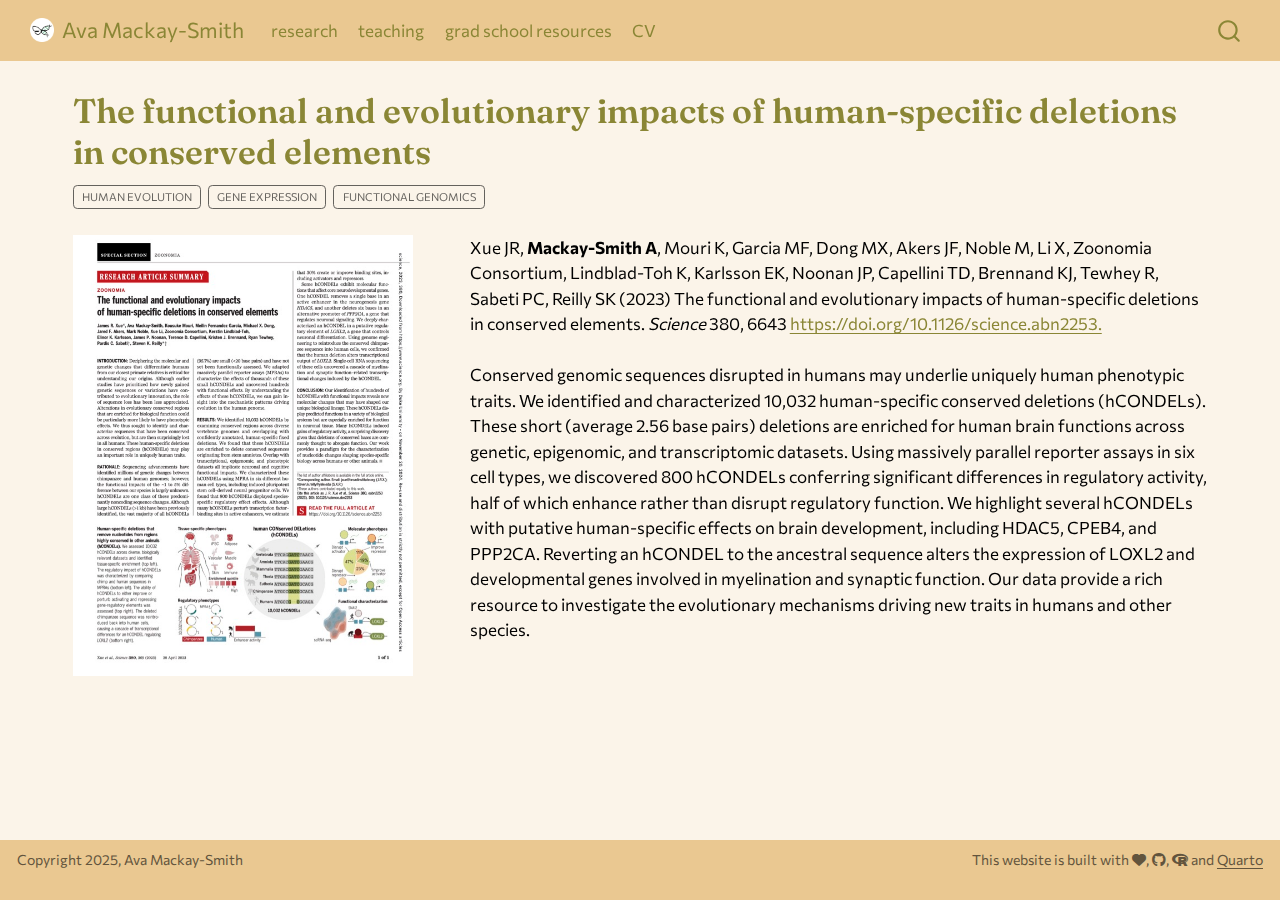
<file: docs/publications/science-2023/index.html>
<!DOCTYPE html>
<html xmlns="http://www.w3.org/1999/xhtml" lang="en" xml:lang="en"><head>

<meta charset="utf-8">
<meta name="generator" content="quarto-1.7.32">

<meta name="viewport" content="width=device-width, initial-scale=1.0, user-scalable=yes">

<meta name="dcterms.date" content="2023-01-24">

<title>The functional and evolutionary impacts of human-specific deletions in conserved elements – Ava Mackay-Smith</title>
<style>
code{white-space: pre-wrap;}
span.smallcaps{font-variant: small-caps;}
div.columns{display: flex; gap: min(4vw, 1.5em);}
div.column{flex: auto; overflow-x: auto;}
div.hanging-indent{margin-left: 1.5em; text-indent: -1.5em;}
ul.task-list{list-style: none;}
ul.task-list li input[type="checkbox"] {
  width: 0.8em;
  margin: 0 0.8em 0.2em -1em; /* quarto-specific, see https://github.com/quarto-dev/quarto-cli/issues/4556 */ 
  vertical-align: middle;
}
</style>


<script src="../../site_libs/quarto-nav/quarto-nav.js"></script>
<script src="../../site_libs/quarto-nav/headroom.min.js"></script>
<script src="../../site_libs/clipboard/clipboard.min.js"></script>
<script src="../../site_libs/quarto-search/autocomplete.umd.js"></script>
<script src="../../site_libs/quarto-search/fuse.min.js"></script>
<script src="../../site_libs/quarto-search/quarto-search.js"></script>
<meta name="quarto:offset" content="../../">
<link href="../..//media/logo.png" rel="icon" type="image/png">
<script src="../../site_libs/quarto-html/quarto.js" type="module"></script>
<script src="../../site_libs/quarto-html/tabsets/tabsets.js" type="module"></script>
<script src="../../site_libs/quarto-html/popper.min.js"></script>
<script src="../../site_libs/quarto-html/tippy.umd.min.js"></script>
<script src="../../site_libs/quarto-html/anchor.min.js"></script>
<link href="../../site_libs/quarto-html/tippy.css" rel="stylesheet">
<link href="../../site_libs/quarto-html/quarto-syntax-highlighting-37eea08aefeeee20ff55810ff984fec1.css" rel="stylesheet" id="quarto-text-highlighting-styles">
<script src="../../site_libs/bootstrap/bootstrap.min.js"></script>
<link href="../../site_libs/bootstrap/bootstrap-icons.css" rel="stylesheet">
<link href="../../site_libs/bootstrap/bootstrap-fa964fe4307468faf9154c6160ea2ed0.min.css" rel="stylesheet" append-hash="true" id="quarto-bootstrap" data-mode="light">
<link href="../../site_libs/quarto-contrib/fontawesome6-1.2.0/all.min.css" rel="stylesheet">
<link href="../../site_libs/quarto-contrib/fontawesome6-1.2.0/latex-fontsize.css" rel="stylesheet">
<script id="quarto-search-options" type="application/json">{
  "location": "navbar",
  "copy-button": false,
  "collapse-after": 3,
  "panel-placement": "end",
  "type": "overlay",
  "limit": 50,
  "keyboard-shortcut": [
    "f",
    "/",
    "s"
  ],
  "show-item-context": false,
  "language": {
    "search-no-results-text": "No results",
    "search-matching-documents-text": "matching documents",
    "search-copy-link-title": "Copy link to search",
    "search-hide-matches-text": "Hide additional matches",
    "search-more-match-text": "more match in this document",
    "search-more-matches-text": "more matches in this document",
    "search-clear-button-title": "Clear",
    "search-text-placeholder": "",
    "search-detached-cancel-button-title": "Cancel",
    "search-submit-button-title": "Submit",
    "search-label": "Search"
  }
}</script>


<link rel="stylesheet" href="../../styles.css">
</head>

<body class="nav-fixed quarto-light">

<div id="quarto-search-results"></div>
  <header id="quarto-header" class="headroom fixed-top">
    <nav class="navbar navbar-expand-lg " data-bs-theme="dark">
      <div class="navbar-container container-fluid">
      <div class="navbar-brand-container mx-auto">
    <a href="../../index.html" class="navbar-brand navbar-brand-logo">
    <img src="../../media/logo.png" alt="" class="navbar-logo">
    </a>
    <a class="navbar-brand" href="../../index.html">
    <span class="navbar-title">Ava Mackay-Smith</span>
    </a>
  </div>
            <div id="quarto-search" class="" title="Search"></div>
          <button class="navbar-toggler" type="button" data-bs-toggle="collapse" data-bs-target="#navbarCollapse" aria-controls="navbarCollapse" role="menu" aria-expanded="false" aria-label="Toggle navigation" onclick="if (window.quartoToggleHeadroom) { window.quartoToggleHeadroom(); }">
  <span class="navbar-toggler-icon"></span>
</button>
          <div class="collapse navbar-collapse" id="navbarCollapse">
            <ul class="navbar-nav navbar-nav-scroll me-auto">
  <li class="nav-item">
    <a class="nav-link" href="../../research.html"> 
<span class="menu-text">research</span></a>
  </li>  
  <li class="nav-item">
    <a class="nav-link" href="../../teaching.html"> 
<span class="menu-text">teaching</span></a>
  </li>  
  <li class="nav-item">
    <a class="nav-link" href="../../resources.html"> 
<span class="menu-text">grad school resources</span></a>
  </li>  
  <li class="nav-item">
    <a class="nav-link" href="../../media/AMS_resume.pdf"> 
<span class="menu-text">CV</span></a>
  </li>  
</ul>
          </div> <!-- /navcollapse -->
            <div class="quarto-navbar-tools">
</div>
      </div> <!-- /container-fluid -->
    </nav>
</header>
<!-- content -->
<div id="quarto-content" class="quarto-container page-columns page-rows-contents page-layout-full page-navbar">
<!-- sidebar -->
<!-- margin-sidebar -->
    <div id="quarto-margin-sidebar" class="sidebar margin-sidebar zindex-bottom">
        
    </div>
<!-- main -->
<main class="content column-page" id="quarto-document-content">

<header id="title-block-header" class="quarto-title-block default">
<div class="quarto-title">
<h1 class="title">The functional and evolutionary impacts of human-specific deletions in conserved elements</h1>
  <div class="quarto-categories">
    <div class="quarto-category">human evolution</div>
    <div class="quarto-category">gene expression</div>
    <div class="quarto-category">functional genomics</div>
  </div>
  </div>



<div class="quarto-title-meta column-page">

    
    <div>
    <div class="quarto-title-meta-heading">Published</div>
    <div class="quarto-title-meta-contents">
      <p class="date">January 24, 2023</p>
    </div>
  </div>
  
    
  </div>
  


</header>


<!-- remove metadata section -->
<div class="cell">
<style type="text/css">
#title-block-header.quarto-title-block.default .quarto-title-meta {
    display: none;
}
</style>
</div>
<div class="columns">
<div class="column" style="width:30%;">
<p><a href="https://doi.org/10.1038/s41588-021-00900-4"><img src="./featured.jpg" class="img-fluid"></a></p>
</div><div class="column" style="width:5%;">

</div><div class="column" style="width:65%;">
<div class="cell">
<div class="cell-output-display">
Xue JR, <b>Mackay-Smith A</b>, Mouri K, Garcia MF, Dong MX, Akers JF, Noble M, Li X, Zoonomia Consortium, Lindblad-Toh K, Karlsson EK, Noonan JP, Capellini TD, Brennand KJ, Tewhey R, Sabeti PC, Reilly SK (2023) The functional and evolutionary impacts of human-specific deletions in conserved elements. <i>Science</i> 380, 6643 <a href="https://doi.org/10.1126/science.abn2253" target="_blank">https://doi.org/10.1126/science.abn2253.</a>
</div>
</div>
<p><br> Conserved genomic sequences disrupted in humans may underlie uniquely human phenotypic traits. We identified and characterized 10,032 human-specific conserved deletions (hCONDELs). These short (average 2.56 base pairs) deletions are enriched for human brain functions across genetic, epigenomic, and transcriptomic datasets. Using massively parallel reporter assays in six cell types, we discovered 800 hCONDELs conferring significant differences in regulatory activity, half of which enhance rather than disrupt regulatory function. We highlight several hCONDELs with putative human-specific effects on brain development, including HDAC5, CPEB4, and PPP2CA. Reverting an hCONDEL to the ancestral sequence alters the expression of LOXL2 and developmental genes involved in myelination and synaptic function. Our data provide a rich resource to investigate the evolutionary mechanisms driving new traits in humans and other species.</p>
</div>
</div>
<hr>



</main> <!-- /main -->
<script id="quarto-html-after-body" type="application/javascript">
  window.document.addEventListener("DOMContentLoaded", function (event) {
    const icon = "";
    const anchorJS = new window.AnchorJS();
    anchorJS.options = {
      placement: 'right',
      icon: icon
    };
    anchorJS.add('.anchored');
    const isCodeAnnotation = (el) => {
      for (const clz of el.classList) {
        if (clz.startsWith('code-annotation-')) {                     
          return true;
        }
      }
      return false;
    }
    const onCopySuccess = function(e) {
      // button target
      const button = e.trigger;
      // don't keep focus
      button.blur();
      // flash "checked"
      button.classList.add('code-copy-button-checked');
      var currentTitle = button.getAttribute("title");
      button.setAttribute("title", "Copied!");
      let tooltip;
      if (window.bootstrap) {
        button.setAttribute("data-bs-toggle", "tooltip");
        button.setAttribute("data-bs-placement", "left");
        button.setAttribute("data-bs-title", "Copied!");
        tooltip = new bootstrap.Tooltip(button, 
          { trigger: "manual", 
            customClass: "code-copy-button-tooltip",
            offset: [0, -8]});
        tooltip.show();    
      }
      setTimeout(function() {
        if (tooltip) {
          tooltip.hide();
          button.removeAttribute("data-bs-title");
          button.removeAttribute("data-bs-toggle");
          button.removeAttribute("data-bs-placement");
        }
        button.setAttribute("title", currentTitle);
        button.classList.remove('code-copy-button-checked');
      }, 1000);
      // clear code selection
      e.clearSelection();
    }
    const getTextToCopy = function(trigger) {
        const codeEl = trigger.previousElementSibling.cloneNode(true);
        for (const childEl of codeEl.children) {
          if (isCodeAnnotation(childEl)) {
            childEl.remove();
          }
        }
        return codeEl.innerText;
    }
    const clipboard = new window.ClipboardJS('.code-copy-button:not([data-in-quarto-modal])', {
      text: getTextToCopy
    });
    clipboard.on('success', onCopySuccess);
    if (window.document.getElementById('quarto-embedded-source-code-modal')) {
      const clipboardModal = new window.ClipboardJS('.code-copy-button[data-in-quarto-modal]', {
        text: getTextToCopy,
        container: window.document.getElementById('quarto-embedded-source-code-modal')
      });
      clipboardModal.on('success', onCopySuccess);
    }
      var localhostRegex = new RegExp(/^(?:http|https):\/\/localhost\:?[0-9]*\//);
      var mailtoRegex = new RegExp(/^mailto:/);
        var filterRegex = new RegExp("https:\/\/a-mackaysmith\.com");
      var isInternal = (href) => {
          return filterRegex.test(href) || localhostRegex.test(href) || mailtoRegex.test(href);
      }
      // Inspect non-navigation links and adorn them if external
     var links = window.document.querySelectorAll('a[href]:not(.nav-link):not(.navbar-brand):not(.toc-action):not(.sidebar-link):not(.sidebar-item-toggle):not(.pagination-link):not(.no-external):not([aria-hidden]):not(.dropdown-item):not(.quarto-navigation-tool):not(.about-link)');
      for (var i=0; i<links.length; i++) {
        const link = links[i];
        if (!isInternal(link.href)) {
          // undo the damage that might have been done by quarto-nav.js in the case of
          // links that we want to consider external
          if (link.dataset.originalHref !== undefined) {
            link.href = link.dataset.originalHref;
          }
        }
      }
    function tippyHover(el, contentFn, onTriggerFn, onUntriggerFn) {
      const config = {
        allowHTML: true,
        maxWidth: 500,
        delay: 100,
        arrow: false,
        appendTo: function(el) {
            return el.parentElement;
        },
        interactive: true,
        interactiveBorder: 10,
        theme: 'quarto',
        placement: 'bottom-start',
      };
      if (contentFn) {
        config.content = contentFn;
      }
      if (onTriggerFn) {
        config.onTrigger = onTriggerFn;
      }
      if (onUntriggerFn) {
        config.onUntrigger = onUntriggerFn;
      }
      window.tippy(el, config); 
    }
    const noterefs = window.document.querySelectorAll('a[role="doc-noteref"]');
    for (var i=0; i<noterefs.length; i++) {
      const ref = noterefs[i];
      tippyHover(ref, function() {
        // use id or data attribute instead here
        let href = ref.getAttribute('data-footnote-href') || ref.getAttribute('href');
        try { href = new URL(href).hash; } catch {}
        const id = href.replace(/^#\/?/, "");
        const note = window.document.getElementById(id);
        if (note) {
          return note.innerHTML;
        } else {
          return "";
        }
      });
    }
    const xrefs = window.document.querySelectorAll('a.quarto-xref');
    const processXRef = (id, note) => {
      // Strip column container classes
      const stripColumnClz = (el) => {
        el.classList.remove("page-full", "page-columns");
        if (el.children) {
          for (const child of el.children) {
            stripColumnClz(child);
          }
        }
      }
      stripColumnClz(note)
      if (id === null || id.startsWith('sec-')) {
        // Special case sections, only their first couple elements
        const container = document.createElement("div");
        if (note.children && note.children.length > 2) {
          container.appendChild(note.children[0].cloneNode(true));
          for (let i = 1; i < note.children.length; i++) {
            const child = note.children[i];
            if (child.tagName === "P" && child.innerText === "") {
              continue;
            } else {
              container.appendChild(child.cloneNode(true));
              break;
            }
          }
          if (window.Quarto?.typesetMath) {
            window.Quarto.typesetMath(container);
          }
          return container.innerHTML
        } else {
          if (window.Quarto?.typesetMath) {
            window.Quarto.typesetMath(note);
          }
          return note.innerHTML;
        }
      } else {
        // Remove any anchor links if they are present
        const anchorLink = note.querySelector('a.anchorjs-link');
        if (anchorLink) {
          anchorLink.remove();
        }
        if (window.Quarto?.typesetMath) {
          window.Quarto.typesetMath(note);
        }
        if (note.classList.contains("callout")) {
          return note.outerHTML;
        } else {
          return note.innerHTML;
        }
      }
    }
    for (var i=0; i<xrefs.length; i++) {
      const xref = xrefs[i];
      tippyHover(xref, undefined, function(instance) {
        instance.disable();
        let url = xref.getAttribute('href');
        let hash = undefined; 
        if (url.startsWith('#')) {
          hash = url;
        } else {
          try { hash = new URL(url).hash; } catch {}
        }
        if (hash) {
          const id = hash.replace(/^#\/?/, "");
          const note = window.document.getElementById(id);
          if (note !== null) {
            try {
              const html = processXRef(id, note.cloneNode(true));
              instance.setContent(html);
            } finally {
              instance.enable();
              instance.show();
            }
          } else {
            // See if we can fetch this
            fetch(url.split('#')[0])
            .then(res => res.text())
            .then(html => {
              const parser = new DOMParser();
              const htmlDoc = parser.parseFromString(html, "text/html");
              const note = htmlDoc.getElementById(id);
              if (note !== null) {
                const html = processXRef(id, note);
                instance.setContent(html);
              } 
            }).finally(() => {
              instance.enable();
              instance.show();
            });
          }
        } else {
          // See if we can fetch a full url (with no hash to target)
          // This is a special case and we should probably do some content thinning / targeting
          fetch(url)
          .then(res => res.text())
          .then(html => {
            const parser = new DOMParser();
            const htmlDoc = parser.parseFromString(html, "text/html");
            const note = htmlDoc.querySelector('main.content');
            if (note !== null) {
              // This should only happen for chapter cross references
              // (since there is no id in the URL)
              // remove the first header
              if (note.children.length > 0 && note.children[0].tagName === "HEADER") {
                note.children[0].remove();
              }
              const html = processXRef(null, note);
              instance.setContent(html);
            } 
          }).finally(() => {
            instance.enable();
            instance.show();
          });
        }
      }, function(instance) {
      });
    }
        let selectedAnnoteEl;
        const selectorForAnnotation = ( cell, annotation) => {
          let cellAttr = 'data-code-cell="' + cell + '"';
          let lineAttr = 'data-code-annotation="' +  annotation + '"';
          const selector = 'span[' + cellAttr + '][' + lineAttr + ']';
          return selector;
        }
        const selectCodeLines = (annoteEl) => {
          const doc = window.document;
          const targetCell = annoteEl.getAttribute("data-target-cell");
          const targetAnnotation = annoteEl.getAttribute("data-target-annotation");
          const annoteSpan = window.document.querySelector(selectorForAnnotation(targetCell, targetAnnotation));
          const lines = annoteSpan.getAttribute("data-code-lines").split(",");
          const lineIds = lines.map((line) => {
            return targetCell + "-" + line;
          })
          let top = null;
          let height = null;
          let parent = null;
          if (lineIds.length > 0) {
              //compute the position of the single el (top and bottom and make a div)
              const el = window.document.getElementById(lineIds[0]);
              top = el.offsetTop;
              height = el.offsetHeight;
              parent = el.parentElement.parentElement;
            if (lineIds.length > 1) {
              const lastEl = window.document.getElementById(lineIds[lineIds.length - 1]);
              const bottom = lastEl.offsetTop + lastEl.offsetHeight;
              height = bottom - top;
            }
            if (top !== null && height !== null && parent !== null) {
              // cook up a div (if necessary) and position it 
              let div = window.document.getElementById("code-annotation-line-highlight");
              if (div === null) {
                div = window.document.createElement("div");
                div.setAttribute("id", "code-annotation-line-highlight");
                div.style.position = 'absolute';
                parent.appendChild(div);
              }
              div.style.top = top - 2 + "px";
              div.style.height = height + 4 + "px";
              div.style.left = 0;
              let gutterDiv = window.document.getElementById("code-annotation-line-highlight-gutter");
              if (gutterDiv === null) {
                gutterDiv = window.document.createElement("div");
                gutterDiv.setAttribute("id", "code-annotation-line-highlight-gutter");
                gutterDiv.style.position = 'absolute';
                const codeCell = window.document.getElementById(targetCell);
                const gutter = codeCell.querySelector('.code-annotation-gutter');
                gutter.appendChild(gutterDiv);
              }
              gutterDiv.style.top = top - 2 + "px";
              gutterDiv.style.height = height + 4 + "px";
            }
            selectedAnnoteEl = annoteEl;
          }
        };
        const unselectCodeLines = () => {
          const elementsIds = ["code-annotation-line-highlight", "code-annotation-line-highlight-gutter"];
          elementsIds.forEach((elId) => {
            const div = window.document.getElementById(elId);
            if (div) {
              div.remove();
            }
          });
          selectedAnnoteEl = undefined;
        };
          // Handle positioning of the toggle
      window.addEventListener(
        "resize",
        throttle(() => {
          elRect = undefined;
          if (selectedAnnoteEl) {
            selectCodeLines(selectedAnnoteEl);
          }
        }, 10)
      );
      function throttle(fn, ms) {
      let throttle = false;
      let timer;
        return (...args) => {
          if(!throttle) { // first call gets through
              fn.apply(this, args);
              throttle = true;
          } else { // all the others get throttled
              if(timer) clearTimeout(timer); // cancel #2
              timer = setTimeout(() => {
                fn.apply(this, args);
                timer = throttle = false;
              }, ms);
          }
        };
      }
        // Attach click handler to the DT
        const annoteDls = window.document.querySelectorAll('dt[data-target-cell]');
        for (const annoteDlNode of annoteDls) {
          annoteDlNode.addEventListener('click', (event) => {
            const clickedEl = event.target;
            if (clickedEl !== selectedAnnoteEl) {
              unselectCodeLines();
              const activeEl = window.document.querySelector('dt[data-target-cell].code-annotation-active');
              if (activeEl) {
                activeEl.classList.remove('code-annotation-active');
              }
              selectCodeLines(clickedEl);
              clickedEl.classList.add('code-annotation-active');
            } else {
              // Unselect the line
              unselectCodeLines();
              clickedEl.classList.remove('code-annotation-active');
            }
          });
        }
    const findCites = (el) => {
      const parentEl = el.parentElement;
      if (parentEl) {
        const cites = parentEl.dataset.cites;
        if (cites) {
          return {
            el,
            cites: cites.split(' ')
          };
        } else {
          return findCites(el.parentElement)
        }
      } else {
        return undefined;
      }
    };
    var bibliorefs = window.document.querySelectorAll('a[role="doc-biblioref"]');
    for (var i=0; i<bibliorefs.length; i++) {
      const ref = bibliorefs[i];
      const citeInfo = findCites(ref);
      if (citeInfo) {
        tippyHover(citeInfo.el, function() {
          var popup = window.document.createElement('div');
          citeInfo.cites.forEach(function(cite) {
            var citeDiv = window.document.createElement('div');
            citeDiv.classList.add('hanging-indent');
            citeDiv.classList.add('csl-entry');
            var biblioDiv = window.document.getElementById('ref-' + cite);
            if (biblioDiv) {
              citeDiv.innerHTML = biblioDiv.innerHTML;
            }
            popup.appendChild(citeDiv);
          });
          return popup.innerHTML;
        });
      }
    }
  });
  </script>
</div> <!-- /content -->
<footer class="footer">
  <div class="nav-footer">
    <div class="nav-footer-left">
<p>Copyright 2025, Ava Mackay-Smith</p>
</div>   
    <div class="nav-footer-center">
      &nbsp;
    </div>
    <div class="nav-footer-right">
<p>This website is built with <i class="fa-solid fa-heart" title="a heart" aria-label="heart"></i>, <a href="https://github.com/amackays/ava-quarto-site" target="_blank"><i class="fa-brands fa-github" title="GitHub logo" aria-label="github"></i></a>, <a href="https://www.r-project.org/about.html" target="_blank"><i class="fa-brands fa-r-project" title="R Project" aria-label="r-project"></i></a> and <a href="https://quarto.org/" target="_blank">Quarto</a></p>
</div>
  </div>
</footer>




</body></html>
</file>
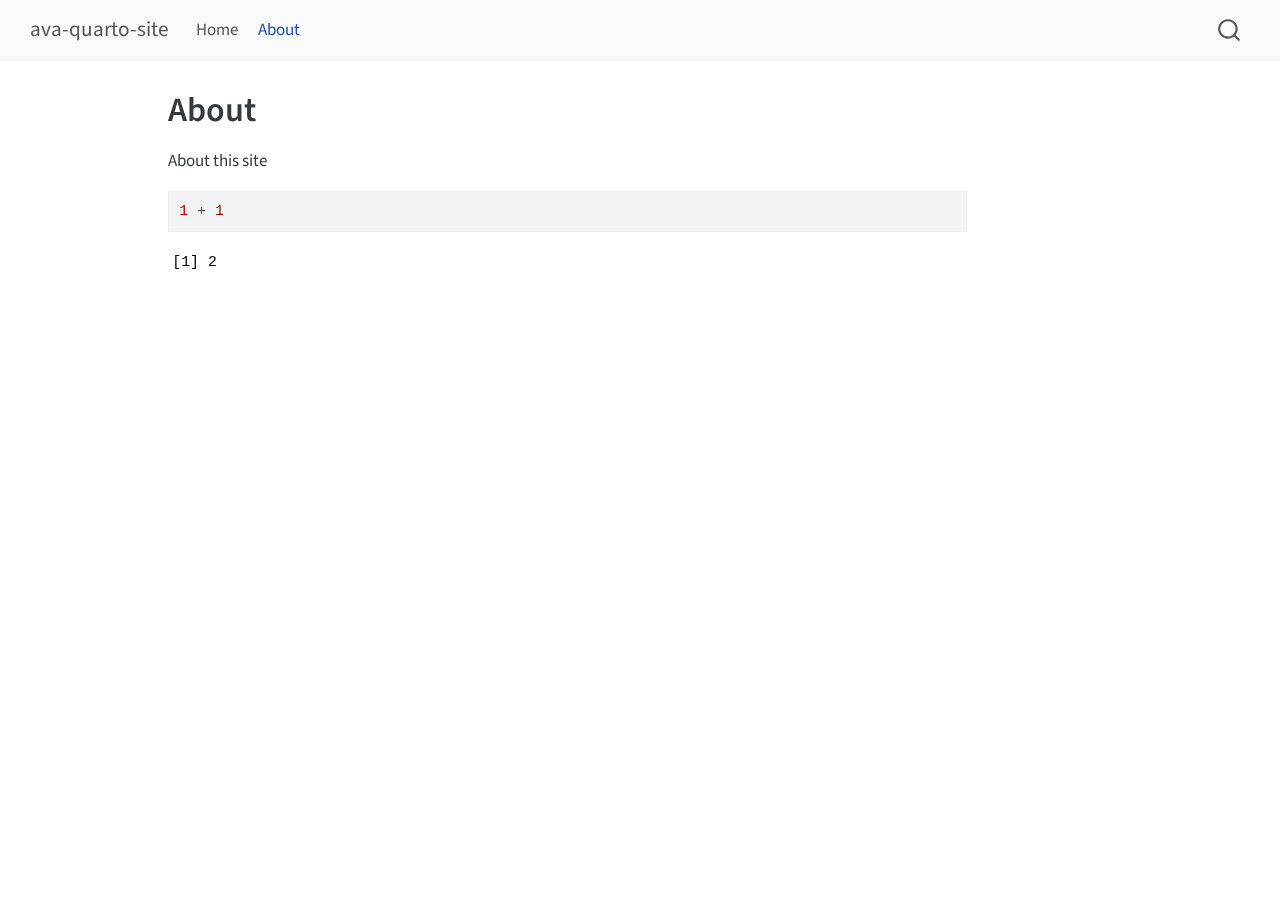
<file: about.html>
<!DOCTYPE html>
<html xmlns="http://www.w3.org/1999/xhtml" lang="en" xml:lang="en"><head>

<meta charset="utf-8">
<meta name="generator" content="quarto-1.7.32">

<meta name="viewport" content="width=device-width, initial-scale=1.0, user-scalable=yes">


<title>About – ava-quarto-site</title>
<style>
code{white-space: pre-wrap;}
span.smallcaps{font-variant: small-caps;}
div.columns{display: flex; gap: min(4vw, 1.5em);}
div.column{flex: auto; overflow-x: auto;}
div.hanging-indent{margin-left: 1.5em; text-indent: -1.5em;}
ul.task-list{list-style: none;}
ul.task-list li input[type="checkbox"] {
  width: 0.8em;
  margin: 0 0.8em 0.2em -1em; /* quarto-specific, see https://github.com/quarto-dev/quarto-cli/issues/4556 */ 
  vertical-align: middle;
}
/* CSS for syntax highlighting */
html { -webkit-text-size-adjust: 100%; }
pre > code.sourceCode { white-space: pre; position: relative; }
pre > code.sourceCode > span { display: inline-block; line-height: 1.25; }
pre > code.sourceCode > span:empty { height: 1.2em; }
.sourceCode { overflow: visible; }
code.sourceCode > span { color: inherit; text-decoration: inherit; }
div.sourceCode { margin: 1em 0; }
pre.sourceCode { margin: 0; }
@media screen {
div.sourceCode { overflow: auto; }
}
@media print {
pre > code.sourceCode { white-space: pre-wrap; }
pre > code.sourceCode > span { text-indent: -5em; padding-left: 5em; }
}
pre.numberSource code
  { counter-reset: source-line 0; }
pre.numberSource code > span
  { position: relative; left: -4em; counter-increment: source-line; }
pre.numberSource code > span > a:first-child::before
  { content: counter(source-line);
    position: relative; left: -1em; text-align: right; vertical-align: baseline;
    border: none; display: inline-block;
    -webkit-touch-callout: none; -webkit-user-select: none;
    -khtml-user-select: none; -moz-user-select: none;
    -ms-user-select: none; user-select: none;
    padding: 0 4px; width: 4em;
  }
pre.numberSource { margin-left: 3em;  padding-left: 4px; }
div.sourceCode
  {   }
@media screen {
pre > code.sourceCode > span > a:first-child::before { text-decoration: underline; }
}
</style>


<script src="site_libs/quarto-nav/quarto-nav.js"></script>
<script src="site_libs/quarto-nav/headroom.min.js"></script>
<script src="site_libs/clipboard/clipboard.min.js"></script>
<script src="site_libs/quarto-search/autocomplete.umd.js"></script>
<script src="site_libs/quarto-search/fuse.min.js"></script>
<script src="site_libs/quarto-search/quarto-search.js"></script>
<meta name="quarto:offset" content="./">
<script src="site_libs/quarto-html/quarto.js" type="module"></script>
<script src="site_libs/quarto-html/tabsets/tabsets.js" type="module"></script>
<script src="site_libs/quarto-html/popper.min.js"></script>
<script src="site_libs/quarto-html/tippy.umd.min.js"></script>
<script src="site_libs/quarto-html/anchor.min.js"></script>
<link href="site_libs/quarto-html/tippy.css" rel="stylesheet">
<link href="site_libs/quarto-html/quarto-syntax-highlighting-37eea08aefeeee20ff55810ff984fec1.css" rel="stylesheet" id="quarto-text-highlighting-styles">
<script src="site_libs/bootstrap/bootstrap.min.js"></script>
<link href="site_libs/bootstrap/bootstrap-icons.css" rel="stylesheet">
<link href="site_libs/bootstrap/bootstrap-c1fac2584b48ed01fb6e278e36375074.min.css" rel="stylesheet" append-hash="true" id="quarto-bootstrap" data-mode="light">
<script id="quarto-search-options" type="application/json">{
  "location": "navbar",
  "copy-button": false,
  "collapse-after": 3,
  "panel-placement": "end",
  "type": "overlay",
  "limit": 50,
  "keyboard-shortcut": [
    "f",
    "/",
    "s"
  ],
  "show-item-context": false,
  "language": {
    "search-no-results-text": "No results",
    "search-matching-documents-text": "matching documents",
    "search-copy-link-title": "Copy link to search",
    "search-hide-matches-text": "Hide additional matches",
    "search-more-match-text": "more match in this document",
    "search-more-matches-text": "more matches in this document",
    "search-clear-button-title": "Clear",
    "search-text-placeholder": "",
    "search-detached-cancel-button-title": "Cancel",
    "search-submit-button-title": "Submit",
    "search-label": "Search"
  }
}</script>


<link rel="stylesheet" href="styles.css">
</head>

<body class="nav-fixed quarto-light">

<div id="quarto-search-results"></div>
  <header id="quarto-header" class="headroom fixed-top">
    <nav class="navbar navbar-expand-lg " data-bs-theme="dark">
      <div class="navbar-container container-fluid">
      <div class="navbar-brand-container mx-auto">
    <a class="navbar-brand" href="./index.html">
    <span class="navbar-title">ava-quarto-site</span>
    </a>
  </div>
            <div id="quarto-search" class="" title="Search"></div>
          <button class="navbar-toggler" type="button" data-bs-toggle="collapse" data-bs-target="#navbarCollapse" aria-controls="navbarCollapse" role="menu" aria-expanded="false" aria-label="Toggle navigation" onclick="if (window.quartoToggleHeadroom) { window.quartoToggleHeadroom(); }">
  <span class="navbar-toggler-icon"></span>
</button>
          <div class="collapse navbar-collapse" id="navbarCollapse">
            <ul class="navbar-nav navbar-nav-scroll me-auto">
  <li class="nav-item">
    <a class="nav-link" href="./index.html"> 
<span class="menu-text">Home</span></a>
  </li>  
  <li class="nav-item">
    <a class="nav-link active" href="./about.html" aria-current="page"> 
<span class="menu-text">About</span></a>
  </li>  
</ul>
          </div> <!-- /navcollapse -->
            <div class="quarto-navbar-tools">
</div>
      </div> <!-- /container-fluid -->
    </nav>
</header>
<!-- content -->
<div id="quarto-content" class="quarto-container page-columns page-rows-contents page-layout-article page-navbar">
<!-- sidebar -->
<!-- margin-sidebar -->
    <div id="quarto-margin-sidebar" class="sidebar margin-sidebar zindex-bottom">
        
    </div>
<!-- main -->
<main class="content" id="quarto-document-content">

<header id="title-block-header" class="quarto-title-block default">
<div class="quarto-title">
<h1 class="title">About</h1>
</div>



<div class="quarto-title-meta">

    
  
    
  </div>
  


</header>


<p>About this site</p>
<div class="cell">
<div class="sourceCode cell-code" id="cb1"><pre class="sourceCode r code-with-copy"><code class="sourceCode r"><span id="cb1-1"><a href="#cb1-1" aria-hidden="true" tabindex="-1"></a><span class="dv">1</span> <span class="sc">+</span> <span class="dv">1</span></span></code><button title="Copy to Clipboard" class="code-copy-button"><i class="bi"></i></button></pre></div>
<div class="cell-output cell-output-stdout">
<pre><code>[1] 2</code></pre>
</div>
</div>



</main> <!-- /main -->
<script id="quarto-html-after-body" type="application/javascript">
  window.document.addEventListener("DOMContentLoaded", function (event) {
    const icon = "";
    const anchorJS = new window.AnchorJS();
    anchorJS.options = {
      placement: 'right',
      icon: icon
    };
    anchorJS.add('.anchored');
    const isCodeAnnotation = (el) => {
      for (const clz of el.classList) {
        if (clz.startsWith('code-annotation-')) {                     
          return true;
        }
      }
      return false;
    }
    const onCopySuccess = function(e) {
      // button target
      const button = e.trigger;
      // don't keep focus
      button.blur();
      // flash "checked"
      button.classList.add('code-copy-button-checked');
      var currentTitle = button.getAttribute("title");
      button.setAttribute("title", "Copied!");
      let tooltip;
      if (window.bootstrap) {
        button.setAttribute("data-bs-toggle", "tooltip");
        button.setAttribute("data-bs-placement", "left");
        button.setAttribute("data-bs-title", "Copied!");
        tooltip = new bootstrap.Tooltip(button, 
          { trigger: "manual", 
            customClass: "code-copy-button-tooltip",
            offset: [0, -8]});
        tooltip.show();    
      }
      setTimeout(function() {
        if (tooltip) {
          tooltip.hide();
          button.removeAttribute("data-bs-title");
          button.removeAttribute("data-bs-toggle");
          button.removeAttribute("data-bs-placement");
        }
        button.setAttribute("title", currentTitle);
        button.classList.remove('code-copy-button-checked');
      }, 1000);
      // clear code selection
      e.clearSelection();
    }
    const getTextToCopy = function(trigger) {
        const codeEl = trigger.previousElementSibling.cloneNode(true);
        for (const childEl of codeEl.children) {
          if (isCodeAnnotation(childEl)) {
            childEl.remove();
          }
        }
        return codeEl.innerText;
    }
    const clipboard = new window.ClipboardJS('.code-copy-button:not([data-in-quarto-modal])', {
      text: getTextToCopy
    });
    clipboard.on('success', onCopySuccess);
    if (window.document.getElementById('quarto-embedded-source-code-modal')) {
      const clipboardModal = new window.ClipboardJS('.code-copy-button[data-in-quarto-modal]', {
        text: getTextToCopy,
        container: window.document.getElementById('quarto-embedded-source-code-modal')
      });
      clipboardModal.on('success', onCopySuccess);
    }
      var localhostRegex = new RegExp(/^(?:http|https):\/\/localhost\:?[0-9]*\//);
      var mailtoRegex = new RegExp(/^mailto:/);
        var filterRegex = new RegExp('/' + window.location.host + '/');
      var isInternal = (href) => {
          return filterRegex.test(href) || localhostRegex.test(href) || mailtoRegex.test(href);
      }
      // Inspect non-navigation links and adorn them if external
     var links = window.document.querySelectorAll('a[href]:not(.nav-link):not(.navbar-brand):not(.toc-action):not(.sidebar-link):not(.sidebar-item-toggle):not(.pagination-link):not(.no-external):not([aria-hidden]):not(.dropdown-item):not(.quarto-navigation-tool):not(.about-link)');
      for (var i=0; i<links.length; i++) {
        const link = links[i];
        if (!isInternal(link.href)) {
          // undo the damage that might have been done by quarto-nav.js in the case of
          // links that we want to consider external
          if (link.dataset.originalHref !== undefined) {
            link.href = link.dataset.originalHref;
          }
        }
      }
    function tippyHover(el, contentFn, onTriggerFn, onUntriggerFn) {
      const config = {
        allowHTML: true,
        maxWidth: 500,
        delay: 100,
        arrow: false,
        appendTo: function(el) {
            return el.parentElement;
        },
        interactive: true,
        interactiveBorder: 10,
        theme: 'quarto',
        placement: 'bottom-start',
      };
      if (contentFn) {
        config.content = contentFn;
      }
      if (onTriggerFn) {
        config.onTrigger = onTriggerFn;
      }
      if (onUntriggerFn) {
        config.onUntrigger = onUntriggerFn;
      }
      window.tippy(el, config); 
    }
    const noterefs = window.document.querySelectorAll('a[role="doc-noteref"]');
    for (var i=0; i<noterefs.length; i++) {
      const ref = noterefs[i];
      tippyHover(ref, function() {
        // use id or data attribute instead here
        let href = ref.getAttribute('data-footnote-href') || ref.getAttribute('href');
        try { href = new URL(href).hash; } catch {}
        const id = href.replace(/^#\/?/, "");
        const note = window.document.getElementById(id);
        if (note) {
          return note.innerHTML;
        } else {
          return "";
        }
      });
    }
    const xrefs = window.document.querySelectorAll('a.quarto-xref');
    const processXRef = (id, note) => {
      // Strip column container classes
      const stripColumnClz = (el) => {
        el.classList.remove("page-full", "page-columns");
        if (el.children) {
          for (const child of el.children) {
            stripColumnClz(child);
          }
        }
      }
      stripColumnClz(note)
      if (id === null || id.startsWith('sec-')) {
        // Special case sections, only their first couple elements
        const container = document.createElement("div");
        if (note.children && note.children.length > 2) {
          container.appendChild(note.children[0].cloneNode(true));
          for (let i = 1; i < note.children.length; i++) {
            const child = note.children[i];
            if (child.tagName === "P" && child.innerText === "") {
              continue;
            } else {
              container.appendChild(child.cloneNode(true));
              break;
            }
          }
          if (window.Quarto?.typesetMath) {
            window.Quarto.typesetMath(container);
          }
          return container.innerHTML
        } else {
          if (window.Quarto?.typesetMath) {
            window.Quarto.typesetMath(note);
          }
          return note.innerHTML;
        }
      } else {
        // Remove any anchor links if they are present
        const anchorLink = note.querySelector('a.anchorjs-link');
        if (anchorLink) {
          anchorLink.remove();
        }
        if (window.Quarto?.typesetMath) {
          window.Quarto.typesetMath(note);
        }
        if (note.classList.contains("callout")) {
          return note.outerHTML;
        } else {
          return note.innerHTML;
        }
      }
    }
    for (var i=0; i<xrefs.length; i++) {
      const xref = xrefs[i];
      tippyHover(xref, undefined, function(instance) {
        instance.disable();
        let url = xref.getAttribute('href');
        let hash = undefined; 
        if (url.startsWith('#')) {
          hash = url;
        } else {
          try { hash = new URL(url).hash; } catch {}
        }
        if (hash) {
          const id = hash.replace(/^#\/?/, "");
          const note = window.document.getElementById(id);
          if (note !== null) {
            try {
              const html = processXRef(id, note.cloneNode(true));
              instance.setContent(html);
            } finally {
              instance.enable();
              instance.show();
            }
          } else {
            // See if we can fetch this
            fetch(url.split('#')[0])
            .then(res => res.text())
            .then(html => {
              const parser = new DOMParser();
              const htmlDoc = parser.parseFromString(html, "text/html");
              const note = htmlDoc.getElementById(id);
              if (note !== null) {
                const html = processXRef(id, note);
                instance.setContent(html);
              } 
            }).finally(() => {
              instance.enable();
              instance.show();
            });
          }
        } else {
          // See if we can fetch a full url (with no hash to target)
          // This is a special case and we should probably do some content thinning / targeting
          fetch(url)
          .then(res => res.text())
          .then(html => {
            const parser = new DOMParser();
            const htmlDoc = parser.parseFromString(html, "text/html");
            const note = htmlDoc.querySelector('main.content');
            if (note !== null) {
              // This should only happen for chapter cross references
              // (since there is no id in the URL)
              // remove the first header
              if (note.children.length > 0 && note.children[0].tagName === "HEADER") {
                note.children[0].remove();
              }
              const html = processXRef(null, note);
              instance.setContent(html);
            } 
          }).finally(() => {
            instance.enable();
            instance.show();
          });
        }
      }, function(instance) {
      });
    }
        let selectedAnnoteEl;
        const selectorForAnnotation = ( cell, annotation) => {
          let cellAttr = 'data-code-cell="' + cell + '"';
          let lineAttr = 'data-code-annotation="' +  annotation + '"';
          const selector = 'span[' + cellAttr + '][' + lineAttr + ']';
          return selector;
        }
        const selectCodeLines = (annoteEl) => {
          const doc = window.document;
          const targetCell = annoteEl.getAttribute("data-target-cell");
          const targetAnnotation = annoteEl.getAttribute("data-target-annotation");
          const annoteSpan = window.document.querySelector(selectorForAnnotation(targetCell, targetAnnotation));
          const lines = annoteSpan.getAttribute("data-code-lines").split(",");
          const lineIds = lines.map((line) => {
            return targetCell + "-" + line;
          })
          let top = null;
          let height = null;
          let parent = null;
          if (lineIds.length > 0) {
              //compute the position of the single el (top and bottom and make a div)
              const el = window.document.getElementById(lineIds[0]);
              top = el.offsetTop;
              height = el.offsetHeight;
              parent = el.parentElement.parentElement;
            if (lineIds.length > 1) {
              const lastEl = window.document.getElementById(lineIds[lineIds.length - 1]);
              const bottom = lastEl.offsetTop + lastEl.offsetHeight;
              height = bottom - top;
            }
            if (top !== null && height !== null && parent !== null) {
              // cook up a div (if necessary) and position it 
              let div = window.document.getElementById("code-annotation-line-highlight");
              if (div === null) {
                div = window.document.createElement("div");
                div.setAttribute("id", "code-annotation-line-highlight");
                div.style.position = 'absolute';
                parent.appendChild(div);
              }
              div.style.top = top - 2 + "px";
              div.style.height = height + 4 + "px";
              div.style.left = 0;
              let gutterDiv = window.document.getElementById("code-annotation-line-highlight-gutter");
              if (gutterDiv === null) {
                gutterDiv = window.document.createElement("div");
                gutterDiv.setAttribute("id", "code-annotation-line-highlight-gutter");
                gutterDiv.style.position = 'absolute';
                const codeCell = window.document.getElementById(targetCell);
                const gutter = codeCell.querySelector('.code-annotation-gutter');
                gutter.appendChild(gutterDiv);
              }
              gutterDiv.style.top = top - 2 + "px";
              gutterDiv.style.height = height + 4 + "px";
            }
            selectedAnnoteEl = annoteEl;
          }
        };
        const unselectCodeLines = () => {
          const elementsIds = ["code-annotation-line-highlight", "code-annotation-line-highlight-gutter"];
          elementsIds.forEach((elId) => {
            const div = window.document.getElementById(elId);
            if (div) {
              div.remove();
            }
          });
          selectedAnnoteEl = undefined;
        };
          // Handle positioning of the toggle
      window.addEventListener(
        "resize",
        throttle(() => {
          elRect = undefined;
          if (selectedAnnoteEl) {
            selectCodeLines(selectedAnnoteEl);
          }
        }, 10)
      );
      function throttle(fn, ms) {
      let throttle = false;
      let timer;
        return (...args) => {
          if(!throttle) { // first call gets through
              fn.apply(this, args);
              throttle = true;
          } else { // all the others get throttled
              if(timer) clearTimeout(timer); // cancel #2
              timer = setTimeout(() => {
                fn.apply(this, args);
                timer = throttle = false;
              }, ms);
          }
        };
      }
        // Attach click handler to the DT
        const annoteDls = window.document.querySelectorAll('dt[data-target-cell]');
        for (const annoteDlNode of annoteDls) {
          annoteDlNode.addEventListener('click', (event) => {
            const clickedEl = event.target;
            if (clickedEl !== selectedAnnoteEl) {
              unselectCodeLines();
              const activeEl = window.document.querySelector('dt[data-target-cell].code-annotation-active');
              if (activeEl) {
                activeEl.classList.remove('code-annotation-active');
              }
              selectCodeLines(clickedEl);
              clickedEl.classList.add('code-annotation-active');
            } else {
              // Unselect the line
              unselectCodeLines();
              clickedEl.classList.remove('code-annotation-active');
            }
          });
        }
    const findCites = (el) => {
      const parentEl = el.parentElement;
      if (parentEl) {
        const cites = parentEl.dataset.cites;
        if (cites) {
          return {
            el,
            cites: cites.split(' ')
          };
        } else {
          return findCites(el.parentElement)
        }
      } else {
        return undefined;
      }
    };
    var bibliorefs = window.document.querySelectorAll('a[role="doc-biblioref"]');
    for (var i=0; i<bibliorefs.length; i++) {
      const ref = bibliorefs[i];
      const citeInfo = findCites(ref);
      if (citeInfo) {
        tippyHover(citeInfo.el, function() {
          var popup = window.document.createElement('div');
          citeInfo.cites.forEach(function(cite) {
            var citeDiv = window.document.createElement('div');
            citeDiv.classList.add('hanging-indent');
            citeDiv.classList.add('csl-entry');
            var biblioDiv = window.document.getElementById('ref-' + cite);
            if (biblioDiv) {
              citeDiv.innerHTML = biblioDiv.innerHTML;
            }
            popup.appendChild(citeDiv);
          });
          return popup.innerHTML;
        });
      }
    }
  });
  </script>
</div> <!-- /content -->




</body></html>
</file>
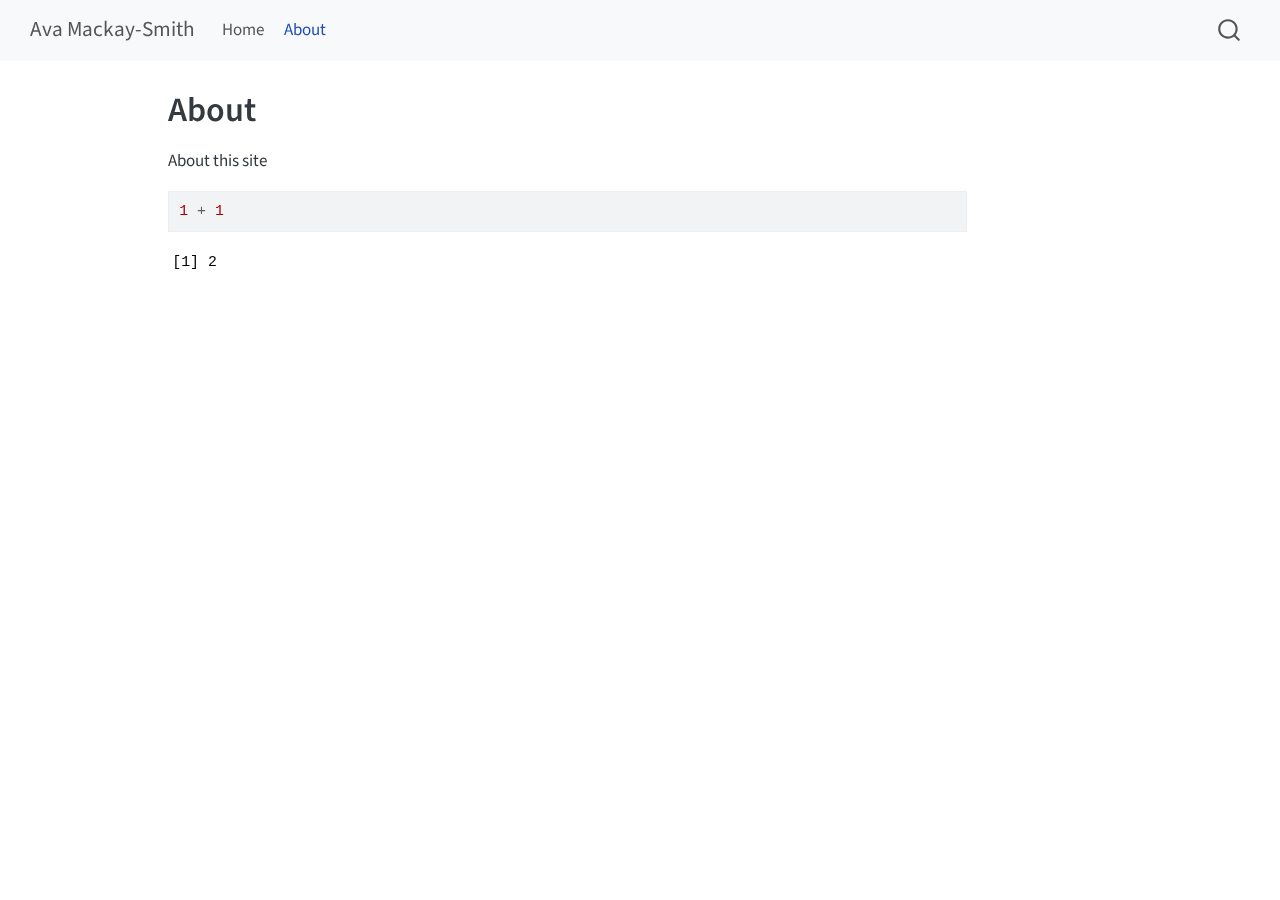
<file: docs/about.html>
<!DOCTYPE html>
<html xmlns="http://www.w3.org/1999/xhtml" lang="en" xml:lang="en"><head>

<meta charset="utf-8">
<meta name="generator" content="quarto-1.7.32">

<meta name="viewport" content="width=device-width, initial-scale=1.0, user-scalable=yes">


<title>About – Ava Mackay-Smith</title>
<style>
code{white-space: pre-wrap;}
span.smallcaps{font-variant: small-caps;}
div.columns{display: flex; gap: min(4vw, 1.5em);}
div.column{flex: auto; overflow-x: auto;}
div.hanging-indent{margin-left: 1.5em; text-indent: -1.5em;}
ul.task-list{list-style: none;}
ul.task-list li input[type="checkbox"] {
  width: 0.8em;
  margin: 0 0.8em 0.2em -1em; /* quarto-specific, see https://github.com/quarto-dev/quarto-cli/issues/4556 */ 
  vertical-align: middle;
}
/* CSS for syntax highlighting */
html { -webkit-text-size-adjust: 100%; }
pre > code.sourceCode { white-space: pre; position: relative; }
pre > code.sourceCode > span { display: inline-block; line-height: 1.25; }
pre > code.sourceCode > span:empty { height: 1.2em; }
.sourceCode { overflow: visible; }
code.sourceCode > span { color: inherit; text-decoration: inherit; }
div.sourceCode { margin: 1em 0; }
pre.sourceCode { margin: 0; }
@media screen {
div.sourceCode { overflow: auto; }
}
@media print {
pre > code.sourceCode { white-space: pre-wrap; }
pre > code.sourceCode > span { text-indent: -5em; padding-left: 5em; }
}
pre.numberSource code
  { counter-reset: source-line 0; }
pre.numberSource code > span
  { position: relative; left: -4em; counter-increment: source-line; }
pre.numberSource code > span > a:first-child::before
  { content: counter(source-line);
    position: relative; left: -1em; text-align: right; vertical-align: baseline;
    border: none; display: inline-block;
    -webkit-touch-callout: none; -webkit-user-select: none;
    -khtml-user-select: none; -moz-user-select: none;
    -ms-user-select: none; user-select: none;
    padding: 0 4px; width: 4em;
  }
pre.numberSource { margin-left: 3em;  padding-left: 4px; }
div.sourceCode
  {   }
@media screen {
pre > code.sourceCode > span > a:first-child::before { text-decoration: underline; }
}
</style>


<script src="site_libs/quarto-nav/quarto-nav.js"></script>
<script src="site_libs/quarto-nav/headroom.min.js"></script>
<script src="site_libs/clipboard/clipboard.min.js"></script>
<script src="site_libs/quarto-search/autocomplete.umd.js"></script>
<script src="site_libs/quarto-search/fuse.min.js"></script>
<script src="site_libs/quarto-search/quarto-search.js"></script>
<meta name="quarto:offset" content="./">
<script src="site_libs/quarto-html/quarto.js" type="module"></script>
<script src="site_libs/quarto-html/tabsets/tabsets.js" type="module"></script>
<script src="site_libs/quarto-html/popper.min.js"></script>
<script src="site_libs/quarto-html/tippy.umd.min.js"></script>
<script src="site_libs/quarto-html/anchor.min.js"></script>
<link href="site_libs/quarto-html/tippy.css" rel="stylesheet">
<link href="site_libs/quarto-html/quarto-syntax-highlighting-37eea08aefeeee20ff55810ff984fec1.css" rel="stylesheet" id="quarto-text-highlighting-styles">
<script src="site_libs/bootstrap/bootstrap.min.js"></script>
<link href="site_libs/bootstrap/bootstrap-icons.css" rel="stylesheet">
<link href="site_libs/bootstrap/bootstrap-c1fac2584b48ed01fb6e278e36375074.min.css" rel="stylesheet" append-hash="true" id="quarto-bootstrap" data-mode="light">
<script id="quarto-search-options" type="application/json">{
  "location": "navbar",
  "copy-button": false,
  "collapse-after": 3,
  "panel-placement": "end",
  "type": "overlay",
  "limit": 50,
  "keyboard-shortcut": [
    "f",
    "/",
    "s"
  ],
  "show-item-context": false,
  "language": {
    "search-no-results-text": "No results",
    "search-matching-documents-text": "matching documents",
    "search-copy-link-title": "Copy link to search",
    "search-hide-matches-text": "Hide additional matches",
    "search-more-match-text": "more match in this document",
    "search-more-matches-text": "more matches in this document",
    "search-clear-button-title": "Clear",
    "search-text-placeholder": "",
    "search-detached-cancel-button-title": "Cancel",
    "search-submit-button-title": "Submit",
    "search-label": "Search"
  }
}</script>


<link rel="stylesheet" href="styles.css">
</head>

<body class="nav-fixed quarto-light">

<div id="quarto-search-results"></div>
  <header id="quarto-header" class="headroom fixed-top">
    <nav class="navbar navbar-expand-lg " data-bs-theme="dark">
      <div class="navbar-container container-fluid">
      <div class="navbar-brand-container mx-auto">
    <a class="navbar-brand" href="./index.html">
    <span class="navbar-title">Ava Mackay-Smith</span>
    </a>
  </div>
            <div id="quarto-search" class="" title="Search"></div>
          <button class="navbar-toggler" type="button" data-bs-toggle="collapse" data-bs-target="#navbarCollapse" aria-controls="navbarCollapse" role="menu" aria-expanded="false" aria-label="Toggle navigation" onclick="if (window.quartoToggleHeadroom) { window.quartoToggleHeadroom(); }">
  <span class="navbar-toggler-icon"></span>
</button>
          <div class="collapse navbar-collapse" id="navbarCollapse">
            <ul class="navbar-nav navbar-nav-scroll me-auto">
  <li class="nav-item">
    <a class="nav-link" href="./index.html"> 
<span class="menu-text">Home</span></a>
  </li>  
  <li class="nav-item">
    <a class="nav-link active" href="./about.html" aria-current="page"> 
<span class="menu-text">About</span></a>
  </li>  
</ul>
          </div> <!-- /navcollapse -->
            <div class="quarto-navbar-tools">
</div>
      </div> <!-- /container-fluid -->
    </nav>
</header>
<!-- content -->
<div id="quarto-content" class="quarto-container page-columns page-rows-contents page-layout-article page-navbar">
<!-- sidebar -->
<!-- margin-sidebar -->
    <div id="quarto-margin-sidebar" class="sidebar margin-sidebar zindex-bottom">
        
    </div>
<!-- main -->
<main class="content" id="quarto-document-content">

<header id="title-block-header" class="quarto-title-block default">
<div class="quarto-title">
<h1 class="title">About</h1>
</div>



<div class="quarto-title-meta">

    
  
    
  </div>
  


</header>


<p>About this site</p>
<div class="cell">
<div class="sourceCode cell-code" id="cb1"><pre class="sourceCode r code-with-copy"><code class="sourceCode r"><span id="cb1-1"><a href="#cb1-1" aria-hidden="true" tabindex="-1"></a><span class="dv">1</span> <span class="sc">+</span> <span class="dv">1</span></span></code><button title="Copy to Clipboard" class="code-copy-button"><i class="bi"></i></button></pre></div>
<div class="cell-output cell-output-stdout">
<pre><code>[1] 2</code></pre>
</div>
</div>



</main> <!-- /main -->
<script id="quarto-html-after-body" type="application/javascript">
  window.document.addEventListener("DOMContentLoaded", function (event) {
    const icon = "";
    const anchorJS = new window.AnchorJS();
    anchorJS.options = {
      placement: 'right',
      icon: icon
    };
    anchorJS.add('.anchored');
    const isCodeAnnotation = (el) => {
      for (const clz of el.classList) {
        if (clz.startsWith('code-annotation-')) {                     
          return true;
        }
      }
      return false;
    }
    const onCopySuccess = function(e) {
      // button target
      const button = e.trigger;
      // don't keep focus
      button.blur();
      // flash "checked"
      button.classList.add('code-copy-button-checked');
      var currentTitle = button.getAttribute("title");
      button.setAttribute("title", "Copied!");
      let tooltip;
      if (window.bootstrap) {
        button.setAttribute("data-bs-toggle", "tooltip");
        button.setAttribute("data-bs-placement", "left");
        button.setAttribute("data-bs-title", "Copied!");
        tooltip = new bootstrap.Tooltip(button, 
          { trigger: "manual", 
            customClass: "code-copy-button-tooltip",
            offset: [0, -8]});
        tooltip.show();    
      }
      setTimeout(function() {
        if (tooltip) {
          tooltip.hide();
          button.removeAttribute("data-bs-title");
          button.removeAttribute("data-bs-toggle");
          button.removeAttribute("data-bs-placement");
        }
        button.setAttribute("title", currentTitle);
        button.classList.remove('code-copy-button-checked');
      }, 1000);
      // clear code selection
      e.clearSelection();
    }
    const getTextToCopy = function(trigger) {
        const codeEl = trigger.previousElementSibling.cloneNode(true);
        for (const childEl of codeEl.children) {
          if (isCodeAnnotation(childEl)) {
            childEl.remove();
          }
        }
        return codeEl.innerText;
    }
    const clipboard = new window.ClipboardJS('.code-copy-button:not([data-in-quarto-modal])', {
      text: getTextToCopy
    });
    clipboard.on('success', onCopySuccess);
    if (window.document.getElementById('quarto-embedded-source-code-modal')) {
      const clipboardModal = new window.ClipboardJS('.code-copy-button[data-in-quarto-modal]', {
        text: getTextToCopy,
        container: window.document.getElementById('quarto-embedded-source-code-modal')
      });
      clipboardModal.on('success', onCopySuccess);
    }
      var localhostRegex = new RegExp(/^(?:http|https):\/\/localhost\:?[0-9]*\//);
      var mailtoRegex = new RegExp(/^mailto:/);
        var filterRegex = new RegExp('/' + window.location.host + '/');
      var isInternal = (href) => {
          return filterRegex.test(href) || localhostRegex.test(href) || mailtoRegex.test(href);
      }
      // Inspect non-navigation links and adorn them if external
     var links = window.document.querySelectorAll('a[href]:not(.nav-link):not(.navbar-brand):not(.toc-action):not(.sidebar-link):not(.sidebar-item-toggle):not(.pagination-link):not(.no-external):not([aria-hidden]):not(.dropdown-item):not(.quarto-navigation-tool):not(.about-link)');
      for (var i=0; i<links.length; i++) {
        const link = links[i];
        if (!isInternal(link.href)) {
          // undo the damage that might have been done by quarto-nav.js in the case of
          // links that we want to consider external
          if (link.dataset.originalHref !== undefined) {
            link.href = link.dataset.originalHref;
          }
        }
      }
    function tippyHover(el, contentFn, onTriggerFn, onUntriggerFn) {
      const config = {
        allowHTML: true,
        maxWidth: 500,
        delay: 100,
        arrow: false,
        appendTo: function(el) {
            return el.parentElement;
        },
        interactive: true,
        interactiveBorder: 10,
        theme: 'quarto',
        placement: 'bottom-start',
      };
      if (contentFn) {
        config.content = contentFn;
      }
      if (onTriggerFn) {
        config.onTrigger = onTriggerFn;
      }
      if (onUntriggerFn) {
        config.onUntrigger = onUntriggerFn;
      }
      window.tippy(el, config); 
    }
    const noterefs = window.document.querySelectorAll('a[role="doc-noteref"]');
    for (var i=0; i<noterefs.length; i++) {
      const ref = noterefs[i];
      tippyHover(ref, function() {
        // use id or data attribute instead here
        let href = ref.getAttribute('data-footnote-href') || ref.getAttribute('href');
        try { href = new URL(href).hash; } catch {}
        const id = href.replace(/^#\/?/, "");
        const note = window.document.getElementById(id);
        if (note) {
          return note.innerHTML;
        } else {
          return "";
        }
      });
    }
    const xrefs = window.document.querySelectorAll('a.quarto-xref');
    const processXRef = (id, note) => {
      // Strip column container classes
      const stripColumnClz = (el) => {
        el.classList.remove("page-full", "page-columns");
        if (el.children) {
          for (const child of el.children) {
            stripColumnClz(child);
          }
        }
      }
      stripColumnClz(note)
      if (id === null || id.startsWith('sec-')) {
        // Special case sections, only their first couple elements
        const container = document.createElement("div");
        if (note.children && note.children.length > 2) {
          container.appendChild(note.children[0].cloneNode(true));
          for (let i = 1; i < note.children.length; i++) {
            const child = note.children[i];
            if (child.tagName === "P" && child.innerText === "") {
              continue;
            } else {
              container.appendChild(child.cloneNode(true));
              break;
            }
          }
          if (window.Quarto?.typesetMath) {
            window.Quarto.typesetMath(container);
          }
          return container.innerHTML
        } else {
          if (window.Quarto?.typesetMath) {
            window.Quarto.typesetMath(note);
          }
          return note.innerHTML;
        }
      } else {
        // Remove any anchor links if they are present
        const anchorLink = note.querySelector('a.anchorjs-link');
        if (anchorLink) {
          anchorLink.remove();
        }
        if (window.Quarto?.typesetMath) {
          window.Quarto.typesetMath(note);
        }
        if (note.classList.contains("callout")) {
          return note.outerHTML;
        } else {
          return note.innerHTML;
        }
      }
    }
    for (var i=0; i<xrefs.length; i++) {
      const xref = xrefs[i];
      tippyHover(xref, undefined, function(instance) {
        instance.disable();
        let url = xref.getAttribute('href');
        let hash = undefined; 
        if (url.startsWith('#')) {
          hash = url;
        } else {
          try { hash = new URL(url).hash; } catch {}
        }
        if (hash) {
          const id = hash.replace(/^#\/?/, "");
          const note = window.document.getElementById(id);
          if (note !== null) {
            try {
              const html = processXRef(id, note.cloneNode(true));
              instance.setContent(html);
            } finally {
              instance.enable();
              instance.show();
            }
          } else {
            // See if we can fetch this
            fetch(url.split('#')[0])
            .then(res => res.text())
            .then(html => {
              const parser = new DOMParser();
              const htmlDoc = parser.parseFromString(html, "text/html");
              const note = htmlDoc.getElementById(id);
              if (note !== null) {
                const html = processXRef(id, note);
                instance.setContent(html);
              } 
            }).finally(() => {
              instance.enable();
              instance.show();
            });
          }
        } else {
          // See if we can fetch a full url (with no hash to target)
          // This is a special case and we should probably do some content thinning / targeting
          fetch(url)
          .then(res => res.text())
          .then(html => {
            const parser = new DOMParser();
            const htmlDoc = parser.parseFromString(html, "text/html");
            const note = htmlDoc.querySelector('main.content');
            if (note !== null) {
              // This should only happen for chapter cross references
              // (since there is no id in the URL)
              // remove the first header
              if (note.children.length > 0 && note.children[0].tagName === "HEADER") {
                note.children[0].remove();
              }
              const html = processXRef(null, note);
              instance.setContent(html);
            } 
          }).finally(() => {
            instance.enable();
            instance.show();
          });
        }
      }, function(instance) {
      });
    }
        let selectedAnnoteEl;
        const selectorForAnnotation = ( cell, annotation) => {
          let cellAttr = 'data-code-cell="' + cell + '"';
          let lineAttr = 'data-code-annotation="' +  annotation + '"';
          const selector = 'span[' + cellAttr + '][' + lineAttr + ']';
          return selector;
        }
        const selectCodeLines = (annoteEl) => {
          const doc = window.document;
          const targetCell = annoteEl.getAttribute("data-target-cell");
          const targetAnnotation = annoteEl.getAttribute("data-target-annotation");
          const annoteSpan = window.document.querySelector(selectorForAnnotation(targetCell, targetAnnotation));
          const lines = annoteSpan.getAttribute("data-code-lines").split(",");
          const lineIds = lines.map((line) => {
            return targetCell + "-" + line;
          })
          let top = null;
          let height = null;
          let parent = null;
          if (lineIds.length > 0) {
              //compute the position of the single el (top and bottom and make a div)
              const el = window.document.getElementById(lineIds[0]);
              top = el.offsetTop;
              height = el.offsetHeight;
              parent = el.parentElement.parentElement;
            if (lineIds.length > 1) {
              const lastEl = window.document.getElementById(lineIds[lineIds.length - 1]);
              const bottom = lastEl.offsetTop + lastEl.offsetHeight;
              height = bottom - top;
            }
            if (top !== null && height !== null && parent !== null) {
              // cook up a div (if necessary) and position it 
              let div = window.document.getElementById("code-annotation-line-highlight");
              if (div === null) {
                div = window.document.createElement("div");
                div.setAttribute("id", "code-annotation-line-highlight");
                div.style.position = 'absolute';
                parent.appendChild(div);
              }
              div.style.top = top - 2 + "px";
              div.style.height = height + 4 + "px";
              div.style.left = 0;
              let gutterDiv = window.document.getElementById("code-annotation-line-highlight-gutter");
              if (gutterDiv === null) {
                gutterDiv = window.document.createElement("div");
                gutterDiv.setAttribute("id", "code-annotation-line-highlight-gutter");
                gutterDiv.style.position = 'absolute';
                const codeCell = window.document.getElementById(targetCell);
                const gutter = codeCell.querySelector('.code-annotation-gutter');
                gutter.appendChild(gutterDiv);
              }
              gutterDiv.style.top = top - 2 + "px";
              gutterDiv.style.height = height + 4 + "px";
            }
            selectedAnnoteEl = annoteEl;
          }
        };
        const unselectCodeLines = () => {
          const elementsIds = ["code-annotation-line-highlight", "code-annotation-line-highlight-gutter"];
          elementsIds.forEach((elId) => {
            const div = window.document.getElementById(elId);
            if (div) {
              div.remove();
            }
          });
          selectedAnnoteEl = undefined;
        };
          // Handle positioning of the toggle
      window.addEventListener(
        "resize",
        throttle(() => {
          elRect = undefined;
          if (selectedAnnoteEl) {
            selectCodeLines(selectedAnnoteEl);
          }
        }, 10)
      );
      function throttle(fn, ms) {
      let throttle = false;
      let timer;
        return (...args) => {
          if(!throttle) { // first call gets through
              fn.apply(this, args);
              throttle = true;
          } else { // all the others get throttled
              if(timer) clearTimeout(timer); // cancel #2
              timer = setTimeout(() => {
                fn.apply(this, args);
                timer = throttle = false;
              }, ms);
          }
        };
      }
        // Attach click handler to the DT
        const annoteDls = window.document.querySelectorAll('dt[data-target-cell]');
        for (const annoteDlNode of annoteDls) {
          annoteDlNode.addEventListener('click', (event) => {
            const clickedEl = event.target;
            if (clickedEl !== selectedAnnoteEl) {
              unselectCodeLines();
              const activeEl = window.document.querySelector('dt[data-target-cell].code-annotation-active');
              if (activeEl) {
                activeEl.classList.remove('code-annotation-active');
              }
              selectCodeLines(clickedEl);
              clickedEl.classList.add('code-annotation-active');
            } else {
              // Unselect the line
              unselectCodeLines();
              clickedEl.classList.remove('code-annotation-active');
            }
          });
        }
    const findCites = (el) => {
      const parentEl = el.parentElement;
      if (parentEl) {
        const cites = parentEl.dataset.cites;
        if (cites) {
          return {
            el,
            cites: cites.split(' ')
          };
        } else {
          return findCites(el.parentElement)
        }
      } else {
        return undefined;
      }
    };
    var bibliorefs = window.document.querySelectorAll('a[role="doc-biblioref"]');
    for (var i=0; i<bibliorefs.length; i++) {
      const ref = bibliorefs[i];
      const citeInfo = findCites(ref);
      if (citeInfo) {
        tippyHover(citeInfo.el, function() {
          var popup = window.document.createElement('div');
          citeInfo.cites.forEach(function(cite) {
            var citeDiv = window.document.createElement('div');
            citeDiv.classList.add('hanging-indent');
            citeDiv.classList.add('csl-entry');
            var biblioDiv = window.document.getElementById('ref-' + cite);
            if (biblioDiv) {
              citeDiv.innerHTML = biblioDiv.innerHTML;
            }
            popup.appendChild(citeDiv);
          });
          return popup.innerHTML;
        });
      }
    }
  });
  </script>
</div> <!-- /content -->




</body></html>
</file>
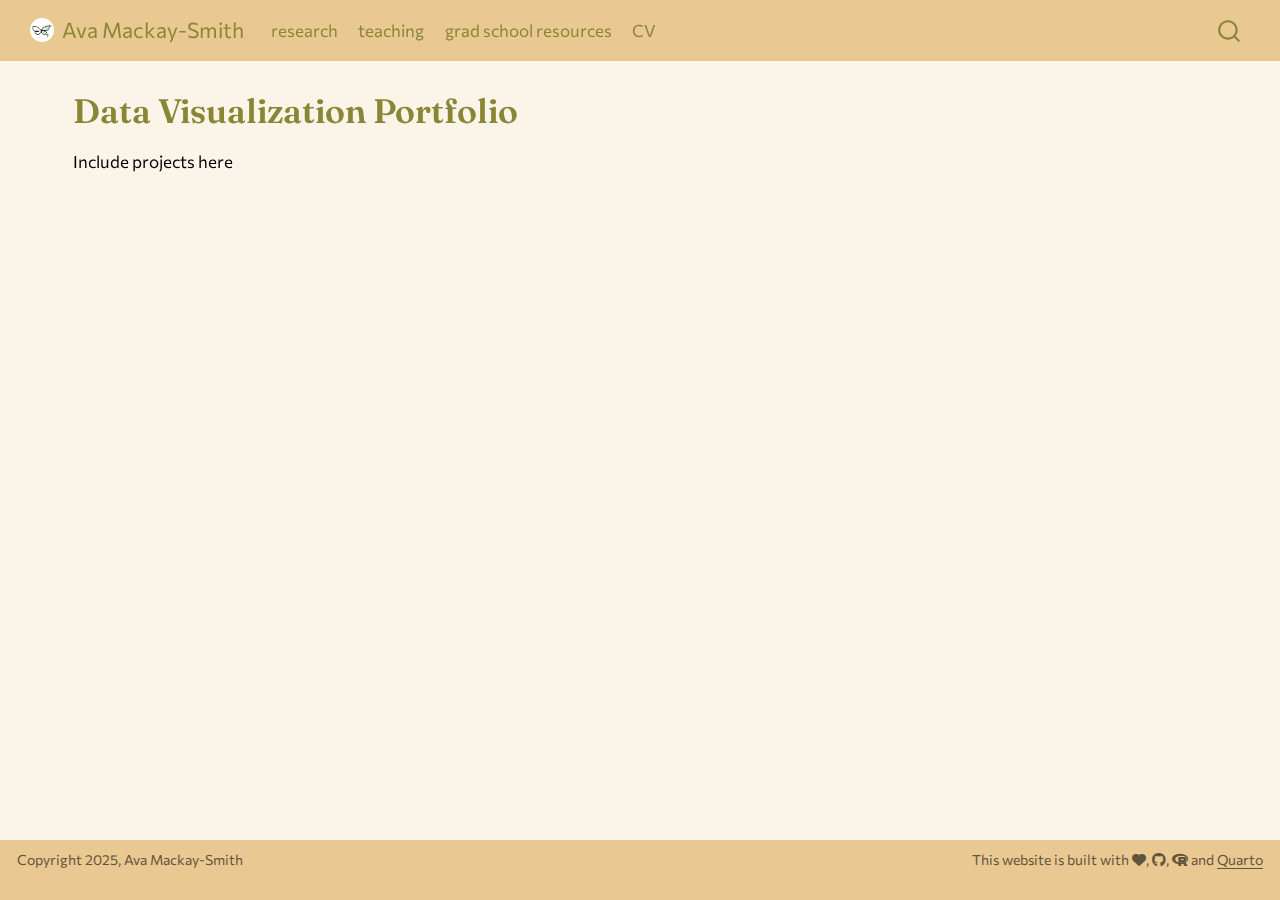
<file: docs/dataviz.html>
<!DOCTYPE html>
<html xmlns="http://www.w3.org/1999/xhtml" lang="en" xml:lang="en"><head>

<meta charset="utf-8">
<meta name="generator" content="quarto-1.7.32">

<meta name="viewport" content="width=device-width, initial-scale=1.0, user-scalable=yes">


<title>Data Visualization Portfolio – Ava Mackay-Smith</title>
<style>
code{white-space: pre-wrap;}
span.smallcaps{font-variant: small-caps;}
div.columns{display: flex; gap: min(4vw, 1.5em);}
div.column{flex: auto; overflow-x: auto;}
div.hanging-indent{margin-left: 1.5em; text-indent: -1.5em;}
ul.task-list{list-style: none;}
ul.task-list li input[type="checkbox"] {
  width: 0.8em;
  margin: 0 0.8em 0.2em -1em; /* quarto-specific, see https://github.com/quarto-dev/quarto-cli/issues/4556 */ 
  vertical-align: middle;
}
</style>


<script src="site_libs/quarto-nav/quarto-nav.js"></script>
<script src="site_libs/quarto-nav/headroom.min.js"></script>
<script src="site_libs/clipboard/clipboard.min.js"></script>
<script src="site_libs/quarto-search/autocomplete.umd.js"></script>
<script src="site_libs/quarto-search/fuse.min.js"></script>
<script src="site_libs/quarto-search/quarto-search.js"></script>
<meta name="quarto:offset" content="./">
<link href=".//media/logo.png" rel="icon" type="image/png">
<script src="site_libs/quarto-html/quarto.js" type="module"></script>
<script src="site_libs/quarto-html/tabsets/tabsets.js" type="module"></script>
<script src="site_libs/quarto-html/popper.min.js"></script>
<script src="site_libs/quarto-html/tippy.umd.min.js"></script>
<script src="site_libs/quarto-html/anchor.min.js"></script>
<link href="site_libs/quarto-html/tippy.css" rel="stylesheet">
<link href="site_libs/quarto-html/quarto-syntax-highlighting-37eea08aefeeee20ff55810ff984fec1.css" rel="stylesheet" id="quarto-text-highlighting-styles">
<script src="site_libs/bootstrap/bootstrap.min.js"></script>
<link href="site_libs/bootstrap/bootstrap-icons.css" rel="stylesheet">
<link href="site_libs/bootstrap/bootstrap-fa964fe4307468faf9154c6160ea2ed0.min.css" rel="stylesheet" append-hash="true" id="quarto-bootstrap" data-mode="light">
<link href="site_libs/quarto-contrib/fontawesome6-1.2.0/all.min.css" rel="stylesheet">
<link href="site_libs/quarto-contrib/fontawesome6-1.2.0/latex-fontsize.css" rel="stylesheet">
<script id="quarto-search-options" type="application/json">{
  "location": "navbar",
  "copy-button": false,
  "collapse-after": 3,
  "panel-placement": "end",
  "type": "overlay",
  "limit": 50,
  "keyboard-shortcut": [
    "f",
    "/",
    "s"
  ],
  "show-item-context": false,
  "language": {
    "search-no-results-text": "No results",
    "search-matching-documents-text": "matching documents",
    "search-copy-link-title": "Copy link to search",
    "search-hide-matches-text": "Hide additional matches",
    "search-more-match-text": "more match in this document",
    "search-more-matches-text": "more matches in this document",
    "search-clear-button-title": "Clear",
    "search-text-placeholder": "",
    "search-detached-cancel-button-title": "Cancel",
    "search-submit-button-title": "Submit",
    "search-label": "Search"
  }
}</script>


<link rel="stylesheet" href="styles.css">
</head>

<body class="nav-fixed quarto-light">

<div id="quarto-search-results"></div>
  <header id="quarto-header" class="headroom fixed-top">
    <nav class="navbar navbar-expand-lg " data-bs-theme="dark">
      <div class="navbar-container container-fluid">
      <div class="navbar-brand-container mx-auto">
    <a href="./index.html" class="navbar-brand navbar-brand-logo">
    <img src="./media/logo.png" alt="" class="navbar-logo">
    </a>
    <a class="navbar-brand" href="./index.html">
    <span class="navbar-title">Ava Mackay-Smith</span>
    </a>
  </div>
            <div id="quarto-search" class="" title="Search"></div>
          <button class="navbar-toggler" type="button" data-bs-toggle="collapse" data-bs-target="#navbarCollapse" aria-controls="navbarCollapse" role="menu" aria-expanded="false" aria-label="Toggle navigation" onclick="if (window.quartoToggleHeadroom) { window.quartoToggleHeadroom(); }">
  <span class="navbar-toggler-icon"></span>
</button>
          <div class="collapse navbar-collapse" id="navbarCollapse">
            <ul class="navbar-nav navbar-nav-scroll me-auto">
  <li class="nav-item">
    <a class="nav-link" href="./research.html"> 
<span class="menu-text">research</span></a>
  </li>  
  <li class="nav-item">
    <a class="nav-link" href="./teaching.html"> 
<span class="menu-text">teaching</span></a>
  </li>  
  <li class="nav-item">
    <a class="nav-link" href="./resources.html"> 
<span class="menu-text">grad school resources</span></a>
  </li>  
  <li class="nav-item">
    <a class="nav-link" href="./media/AMS_resume.pdf"> 
<span class="menu-text">CV</span></a>
  </li>  
</ul>
          </div> <!-- /navcollapse -->
            <div class="quarto-navbar-tools">
</div>
      </div> <!-- /container-fluid -->
    </nav>
</header>
<!-- content -->
<div id="quarto-content" class="quarto-container page-columns page-rows-contents page-layout-full page-navbar">
<!-- sidebar -->
<!-- margin-sidebar -->
    <div id="quarto-margin-sidebar" class="sidebar margin-sidebar zindex-bottom">
        
    </div>
<!-- main -->
<main class="content column-page" id="quarto-document-content">

<header id="title-block-header" class="quarto-title-block default">
<div class="quarto-title">
<h1 class="title">Data Visualization Portfolio</h1>
</div>



<div class="quarto-title-meta column-page">

    
  
    
  </div>
  


</header>


<p>Include projects here</p>



</main> <!-- /main -->
<script id="quarto-html-after-body" type="application/javascript">
  window.document.addEventListener("DOMContentLoaded", function (event) {
    const icon = "";
    const anchorJS = new window.AnchorJS();
    anchorJS.options = {
      placement: 'right',
      icon: icon
    };
    anchorJS.add('.anchored');
    const isCodeAnnotation = (el) => {
      for (const clz of el.classList) {
        if (clz.startsWith('code-annotation-')) {                     
          return true;
        }
      }
      return false;
    }
    const onCopySuccess = function(e) {
      // button target
      const button = e.trigger;
      // don't keep focus
      button.blur();
      // flash "checked"
      button.classList.add('code-copy-button-checked');
      var currentTitle = button.getAttribute("title");
      button.setAttribute("title", "Copied!");
      let tooltip;
      if (window.bootstrap) {
        button.setAttribute("data-bs-toggle", "tooltip");
        button.setAttribute("data-bs-placement", "left");
        button.setAttribute("data-bs-title", "Copied!");
        tooltip = new bootstrap.Tooltip(button, 
          { trigger: "manual", 
            customClass: "code-copy-button-tooltip",
            offset: [0, -8]});
        tooltip.show();    
      }
      setTimeout(function() {
        if (tooltip) {
          tooltip.hide();
          button.removeAttribute("data-bs-title");
          button.removeAttribute("data-bs-toggle");
          button.removeAttribute("data-bs-placement");
        }
        button.setAttribute("title", currentTitle);
        button.classList.remove('code-copy-button-checked');
      }, 1000);
      // clear code selection
      e.clearSelection();
    }
    const getTextToCopy = function(trigger) {
        const codeEl = trigger.previousElementSibling.cloneNode(true);
        for (const childEl of codeEl.children) {
          if (isCodeAnnotation(childEl)) {
            childEl.remove();
          }
        }
        return codeEl.innerText;
    }
    const clipboard = new window.ClipboardJS('.code-copy-button:not([data-in-quarto-modal])', {
      text: getTextToCopy
    });
    clipboard.on('success', onCopySuccess);
    if (window.document.getElementById('quarto-embedded-source-code-modal')) {
      const clipboardModal = new window.ClipboardJS('.code-copy-button[data-in-quarto-modal]', {
        text: getTextToCopy,
        container: window.document.getElementById('quarto-embedded-source-code-modal')
      });
      clipboardModal.on('success', onCopySuccess);
    }
      var localhostRegex = new RegExp(/^(?:http|https):\/\/localhost\:?[0-9]*\//);
      var mailtoRegex = new RegExp(/^mailto:/);
        var filterRegex = new RegExp("https:\/\/a-mackaysmith\.com");
      var isInternal = (href) => {
          return filterRegex.test(href) || localhostRegex.test(href) || mailtoRegex.test(href);
      }
      // Inspect non-navigation links and adorn them if external
     var links = window.document.querySelectorAll('a[href]:not(.nav-link):not(.navbar-brand):not(.toc-action):not(.sidebar-link):not(.sidebar-item-toggle):not(.pagination-link):not(.no-external):not([aria-hidden]):not(.dropdown-item):not(.quarto-navigation-tool):not(.about-link)');
      for (var i=0; i<links.length; i++) {
        const link = links[i];
        if (!isInternal(link.href)) {
          // undo the damage that might have been done by quarto-nav.js in the case of
          // links that we want to consider external
          if (link.dataset.originalHref !== undefined) {
            link.href = link.dataset.originalHref;
          }
        }
      }
    function tippyHover(el, contentFn, onTriggerFn, onUntriggerFn) {
      const config = {
        allowHTML: true,
        maxWidth: 500,
        delay: 100,
        arrow: false,
        appendTo: function(el) {
            return el.parentElement;
        },
        interactive: true,
        interactiveBorder: 10,
        theme: 'quarto',
        placement: 'bottom-start',
      };
      if (contentFn) {
        config.content = contentFn;
      }
      if (onTriggerFn) {
        config.onTrigger = onTriggerFn;
      }
      if (onUntriggerFn) {
        config.onUntrigger = onUntriggerFn;
      }
      window.tippy(el, config); 
    }
    const noterefs = window.document.querySelectorAll('a[role="doc-noteref"]');
    for (var i=0; i<noterefs.length; i++) {
      const ref = noterefs[i];
      tippyHover(ref, function() {
        // use id or data attribute instead here
        let href = ref.getAttribute('data-footnote-href') || ref.getAttribute('href');
        try { href = new URL(href).hash; } catch {}
        const id = href.replace(/^#\/?/, "");
        const note = window.document.getElementById(id);
        if (note) {
          return note.innerHTML;
        } else {
          return "";
        }
      });
    }
    const xrefs = window.document.querySelectorAll('a.quarto-xref');
    const processXRef = (id, note) => {
      // Strip column container classes
      const stripColumnClz = (el) => {
        el.classList.remove("page-full", "page-columns");
        if (el.children) {
          for (const child of el.children) {
            stripColumnClz(child);
          }
        }
      }
      stripColumnClz(note)
      if (id === null || id.startsWith('sec-')) {
        // Special case sections, only their first couple elements
        const container = document.createElement("div");
        if (note.children && note.children.length > 2) {
          container.appendChild(note.children[0].cloneNode(true));
          for (let i = 1; i < note.children.length; i++) {
            const child = note.children[i];
            if (child.tagName === "P" && child.innerText === "") {
              continue;
            } else {
              container.appendChild(child.cloneNode(true));
              break;
            }
          }
          if (window.Quarto?.typesetMath) {
            window.Quarto.typesetMath(container);
          }
          return container.innerHTML
        } else {
          if (window.Quarto?.typesetMath) {
            window.Quarto.typesetMath(note);
          }
          return note.innerHTML;
        }
      } else {
        // Remove any anchor links if they are present
        const anchorLink = note.querySelector('a.anchorjs-link');
        if (anchorLink) {
          anchorLink.remove();
        }
        if (window.Quarto?.typesetMath) {
          window.Quarto.typesetMath(note);
        }
        if (note.classList.contains("callout")) {
          return note.outerHTML;
        } else {
          return note.innerHTML;
        }
      }
    }
    for (var i=0; i<xrefs.length; i++) {
      const xref = xrefs[i];
      tippyHover(xref, undefined, function(instance) {
        instance.disable();
        let url = xref.getAttribute('href');
        let hash = undefined; 
        if (url.startsWith('#')) {
          hash = url;
        } else {
          try { hash = new URL(url).hash; } catch {}
        }
        if (hash) {
          const id = hash.replace(/^#\/?/, "");
          const note = window.document.getElementById(id);
          if (note !== null) {
            try {
              const html = processXRef(id, note.cloneNode(true));
              instance.setContent(html);
            } finally {
              instance.enable();
              instance.show();
            }
          } else {
            // See if we can fetch this
            fetch(url.split('#')[0])
            .then(res => res.text())
            .then(html => {
              const parser = new DOMParser();
              const htmlDoc = parser.parseFromString(html, "text/html");
              const note = htmlDoc.getElementById(id);
              if (note !== null) {
                const html = processXRef(id, note);
                instance.setContent(html);
              } 
            }).finally(() => {
              instance.enable();
              instance.show();
            });
          }
        } else {
          // See if we can fetch a full url (with no hash to target)
          // This is a special case and we should probably do some content thinning / targeting
          fetch(url)
          .then(res => res.text())
          .then(html => {
            const parser = new DOMParser();
            const htmlDoc = parser.parseFromString(html, "text/html");
            const note = htmlDoc.querySelector('main.content');
            if (note !== null) {
              // This should only happen for chapter cross references
              // (since there is no id in the URL)
              // remove the first header
              if (note.children.length > 0 && note.children[0].tagName === "HEADER") {
                note.children[0].remove();
              }
              const html = processXRef(null, note);
              instance.setContent(html);
            } 
          }).finally(() => {
            instance.enable();
            instance.show();
          });
        }
      }, function(instance) {
      });
    }
        let selectedAnnoteEl;
        const selectorForAnnotation = ( cell, annotation) => {
          let cellAttr = 'data-code-cell="' + cell + '"';
          let lineAttr = 'data-code-annotation="' +  annotation + '"';
          const selector = 'span[' + cellAttr + '][' + lineAttr + ']';
          return selector;
        }
        const selectCodeLines = (annoteEl) => {
          const doc = window.document;
          const targetCell = annoteEl.getAttribute("data-target-cell");
          const targetAnnotation = annoteEl.getAttribute("data-target-annotation");
          const annoteSpan = window.document.querySelector(selectorForAnnotation(targetCell, targetAnnotation));
          const lines = annoteSpan.getAttribute("data-code-lines").split(",");
          const lineIds = lines.map((line) => {
            return targetCell + "-" + line;
          })
          let top = null;
          let height = null;
          let parent = null;
          if (lineIds.length > 0) {
              //compute the position of the single el (top and bottom and make a div)
              const el = window.document.getElementById(lineIds[0]);
              top = el.offsetTop;
              height = el.offsetHeight;
              parent = el.parentElement.parentElement;
            if (lineIds.length > 1) {
              const lastEl = window.document.getElementById(lineIds[lineIds.length - 1]);
              const bottom = lastEl.offsetTop + lastEl.offsetHeight;
              height = bottom - top;
            }
            if (top !== null && height !== null && parent !== null) {
              // cook up a div (if necessary) and position it 
              let div = window.document.getElementById("code-annotation-line-highlight");
              if (div === null) {
                div = window.document.createElement("div");
                div.setAttribute("id", "code-annotation-line-highlight");
                div.style.position = 'absolute';
                parent.appendChild(div);
              }
              div.style.top = top - 2 + "px";
              div.style.height = height + 4 + "px";
              div.style.left = 0;
              let gutterDiv = window.document.getElementById("code-annotation-line-highlight-gutter");
              if (gutterDiv === null) {
                gutterDiv = window.document.createElement("div");
                gutterDiv.setAttribute("id", "code-annotation-line-highlight-gutter");
                gutterDiv.style.position = 'absolute';
                const codeCell = window.document.getElementById(targetCell);
                const gutter = codeCell.querySelector('.code-annotation-gutter');
                gutter.appendChild(gutterDiv);
              }
              gutterDiv.style.top = top - 2 + "px";
              gutterDiv.style.height = height + 4 + "px";
            }
            selectedAnnoteEl = annoteEl;
          }
        };
        const unselectCodeLines = () => {
          const elementsIds = ["code-annotation-line-highlight", "code-annotation-line-highlight-gutter"];
          elementsIds.forEach((elId) => {
            const div = window.document.getElementById(elId);
            if (div) {
              div.remove();
            }
          });
          selectedAnnoteEl = undefined;
        };
          // Handle positioning of the toggle
      window.addEventListener(
        "resize",
        throttle(() => {
          elRect = undefined;
          if (selectedAnnoteEl) {
            selectCodeLines(selectedAnnoteEl);
          }
        }, 10)
      );
      function throttle(fn, ms) {
      let throttle = false;
      let timer;
        return (...args) => {
          if(!throttle) { // first call gets through
              fn.apply(this, args);
              throttle = true;
          } else { // all the others get throttled
              if(timer) clearTimeout(timer); // cancel #2
              timer = setTimeout(() => {
                fn.apply(this, args);
                timer = throttle = false;
              }, ms);
          }
        };
      }
        // Attach click handler to the DT
        const annoteDls = window.document.querySelectorAll('dt[data-target-cell]');
        for (const annoteDlNode of annoteDls) {
          annoteDlNode.addEventListener('click', (event) => {
            const clickedEl = event.target;
            if (clickedEl !== selectedAnnoteEl) {
              unselectCodeLines();
              const activeEl = window.document.querySelector('dt[data-target-cell].code-annotation-active');
              if (activeEl) {
                activeEl.classList.remove('code-annotation-active');
              }
              selectCodeLines(clickedEl);
              clickedEl.classList.add('code-annotation-active');
            } else {
              // Unselect the line
              unselectCodeLines();
              clickedEl.classList.remove('code-annotation-active');
            }
          });
        }
    const findCites = (el) => {
      const parentEl = el.parentElement;
      if (parentEl) {
        const cites = parentEl.dataset.cites;
        if (cites) {
          return {
            el,
            cites: cites.split(' ')
          };
        } else {
          return findCites(el.parentElement)
        }
      } else {
        return undefined;
      }
    };
    var bibliorefs = window.document.querySelectorAll('a[role="doc-biblioref"]');
    for (var i=0; i<bibliorefs.length; i++) {
      const ref = bibliorefs[i];
      const citeInfo = findCites(ref);
      if (citeInfo) {
        tippyHover(citeInfo.el, function() {
          var popup = window.document.createElement('div');
          citeInfo.cites.forEach(function(cite) {
            var citeDiv = window.document.createElement('div');
            citeDiv.classList.add('hanging-indent');
            citeDiv.classList.add('csl-entry');
            var biblioDiv = window.document.getElementById('ref-' + cite);
            if (biblioDiv) {
              citeDiv.innerHTML = biblioDiv.innerHTML;
            }
            popup.appendChild(citeDiv);
          });
          return popup.innerHTML;
        });
      }
    }
  });
  </script>
</div> <!-- /content -->
<footer class="footer">
  <div class="nav-footer">
    <div class="nav-footer-left">
<p>Copyright 2025, Ava Mackay-Smith</p>
</div>   
    <div class="nav-footer-center">
      &nbsp;
    </div>
    <div class="nav-footer-right">
<p>This website is built with <i class="fa-solid fa-heart" title="a heart" aria-label="heart"></i>, <a href="https://github.com/amackays/ava-quarto-site" target="_blank"><i class="fa-brands fa-github" title="GitHub logo" aria-label="github"></i></a>, <a href="https://www.r-project.org/about.html" target="_blank"><i class="fa-brands fa-r-project" title="R Project" aria-label="r-project"></i></a> and <a href="https://quarto.org/" target="_blank">Quarto</a></p>
</div>
  </div>
</footer>




</body></html>
</file>
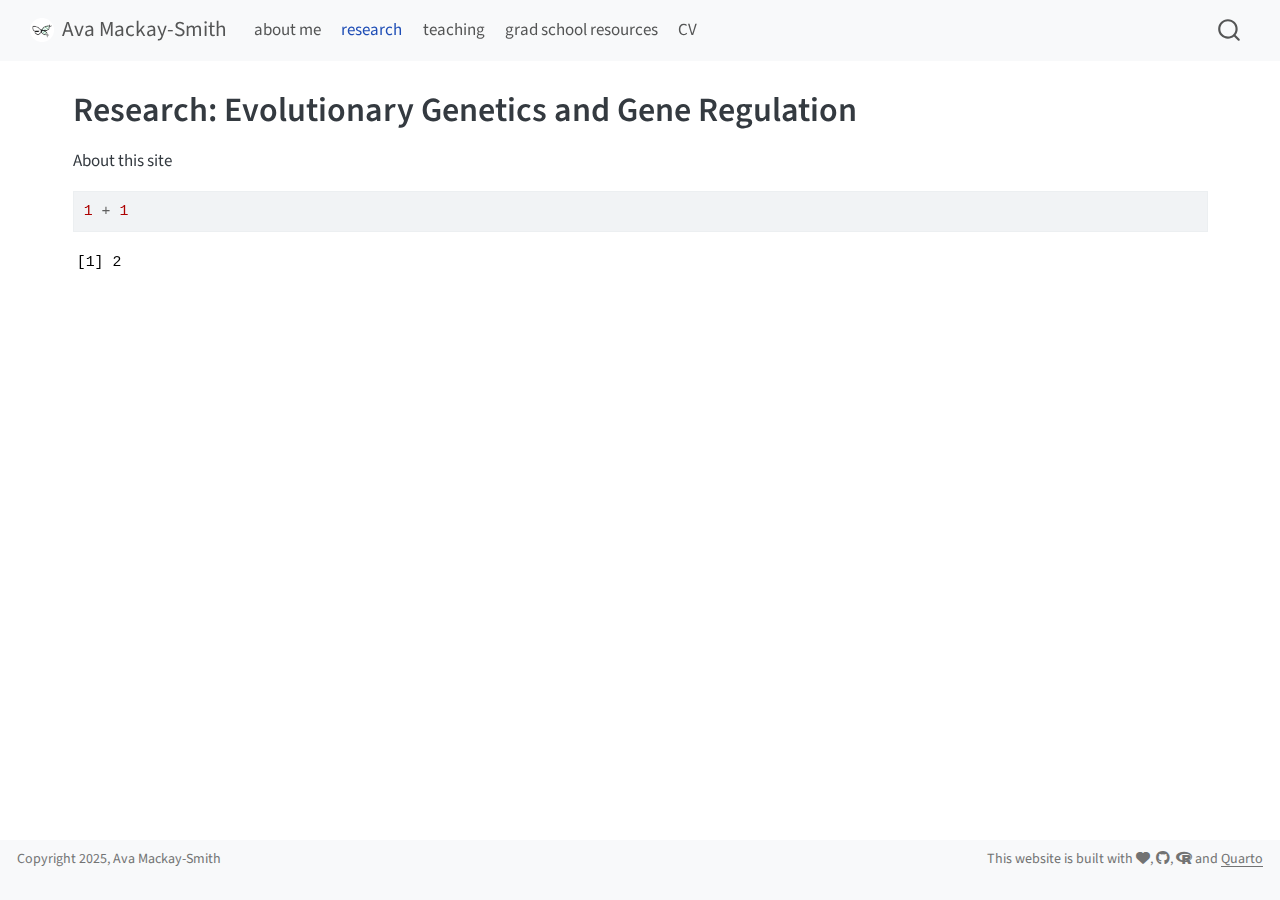
<file: docs/research.html>
<!DOCTYPE html>
<html xmlns="http://www.w3.org/1999/xhtml" lang="en" xml:lang="en"><head>

<meta charset="utf-8">
<meta name="generator" content="quarto-1.7.32">

<meta name="viewport" content="width=device-width, initial-scale=1.0, user-scalable=yes">


<title>Research: Evolutionary Genetics and Gene Regulation – Ava Mackay-Smith</title>
<style>
code{white-space: pre-wrap;}
span.smallcaps{font-variant: small-caps;}
div.columns{display: flex; gap: min(4vw, 1.5em);}
div.column{flex: auto; overflow-x: auto;}
div.hanging-indent{margin-left: 1.5em; text-indent: -1.5em;}
ul.task-list{list-style: none;}
ul.task-list li input[type="checkbox"] {
  width: 0.8em;
  margin: 0 0.8em 0.2em -1em; /* quarto-specific, see https://github.com/quarto-dev/quarto-cli/issues/4556 */ 
  vertical-align: middle;
}
/* CSS for syntax highlighting */
html { -webkit-text-size-adjust: 100%; }
pre > code.sourceCode { white-space: pre; position: relative; }
pre > code.sourceCode > span { display: inline-block; line-height: 1.25; }
pre > code.sourceCode > span:empty { height: 1.2em; }
.sourceCode { overflow: visible; }
code.sourceCode > span { color: inherit; text-decoration: inherit; }
div.sourceCode { margin: 1em 0; }
pre.sourceCode { margin: 0; }
@media screen {
div.sourceCode { overflow: auto; }
}
@media print {
pre > code.sourceCode { white-space: pre-wrap; }
pre > code.sourceCode > span { text-indent: -5em; padding-left: 5em; }
}
pre.numberSource code
  { counter-reset: source-line 0; }
pre.numberSource code > span
  { position: relative; left: -4em; counter-increment: source-line; }
pre.numberSource code > span > a:first-child::before
  { content: counter(source-line);
    position: relative; left: -1em; text-align: right; vertical-align: baseline;
    border: none; display: inline-block;
    -webkit-touch-callout: none; -webkit-user-select: none;
    -khtml-user-select: none; -moz-user-select: none;
    -ms-user-select: none; user-select: none;
    padding: 0 4px; width: 4em;
  }
pre.numberSource { margin-left: 3em;  padding-left: 4px; }
div.sourceCode
  {   }
@media screen {
pre > code.sourceCode > span > a:first-child::before { text-decoration: underline; }
}
</style>


<script src="site_libs/quarto-nav/quarto-nav.js"></script>
<script src="site_libs/quarto-nav/headroom.min.js"></script>
<script src="site_libs/clipboard/clipboard.min.js"></script>
<script src="site_libs/quarto-search/autocomplete.umd.js"></script>
<script src="site_libs/quarto-search/fuse.min.js"></script>
<script src="site_libs/quarto-search/quarto-search.js"></script>
<meta name="quarto:offset" content="./">
<link href=".//media/logo.png" rel="icon" type="image/png">
<script src="site_libs/quarto-html/quarto.js" type="module"></script>
<script src="site_libs/quarto-html/tabsets/tabsets.js" type="module"></script>
<script src="site_libs/quarto-html/popper.min.js"></script>
<script src="site_libs/quarto-html/tippy.umd.min.js"></script>
<script src="site_libs/quarto-html/anchor.min.js"></script>
<link href="site_libs/quarto-html/tippy.css" rel="stylesheet">
<link href="site_libs/quarto-html/quarto-syntax-highlighting-37eea08aefeeee20ff55810ff984fec1.css" rel="stylesheet" id="quarto-text-highlighting-styles">
<script src="site_libs/bootstrap/bootstrap.min.js"></script>
<link href="site_libs/bootstrap/bootstrap-icons.css" rel="stylesheet">
<link href="site_libs/bootstrap/bootstrap-800d58d8a656452b2cf839acf4fa445e.min.css" rel="stylesheet" append-hash="true" id="quarto-bootstrap" data-mode="light">
<link href="site_libs/quarto-contrib/fontawesome6-1.2.0/all.min.css" rel="stylesheet">
<link href="site_libs/quarto-contrib/fontawesome6-1.2.0/latex-fontsize.css" rel="stylesheet">
<script id="quarto-search-options" type="application/json">{
  "location": "navbar",
  "copy-button": false,
  "collapse-after": 3,
  "panel-placement": "end",
  "type": "overlay",
  "limit": 50,
  "keyboard-shortcut": [
    "f",
    "/",
    "s"
  ],
  "show-item-context": false,
  "language": {
    "search-no-results-text": "No results",
    "search-matching-documents-text": "matching documents",
    "search-copy-link-title": "Copy link to search",
    "search-hide-matches-text": "Hide additional matches",
    "search-more-match-text": "more match in this document",
    "search-more-matches-text": "more matches in this document",
    "search-clear-button-title": "Clear",
    "search-text-placeholder": "",
    "search-detached-cancel-button-title": "Cancel",
    "search-submit-button-title": "Submit",
    "search-label": "Search"
  }
}</script>


<link rel="stylesheet" href="styles.css">
</head>

<body class="nav-fixed quarto-light">

<div id="quarto-search-results"></div>
  <header id="quarto-header" class="headroom fixed-top">
    <nav class="navbar navbar-expand-lg " data-bs-theme="dark">
      <div class="navbar-container container-fluid">
      <div class="navbar-brand-container mx-auto">
    <a href="./index.html" class="navbar-brand navbar-brand-logo">
    <img src="./media/logo.png" alt="" class="navbar-logo">
    </a>
    <a class="navbar-brand" href="./index.html">
    <span class="navbar-title">Ava Mackay-Smith</span>
    </a>
  </div>
            <div id="quarto-search" class="" title="Search"></div>
          <button class="navbar-toggler" type="button" data-bs-toggle="collapse" data-bs-target="#navbarCollapse" aria-controls="navbarCollapse" role="menu" aria-expanded="false" aria-label="Toggle navigation" onclick="if (window.quartoToggleHeadroom) { window.quartoToggleHeadroom(); }">
  <span class="navbar-toggler-icon"></span>
</button>
          <div class="collapse navbar-collapse" id="navbarCollapse">
            <ul class="navbar-nav navbar-nav-scroll me-auto">
  <li class="nav-item">
    <a class="nav-link" href="./index.html"> 
<span class="menu-text">about me</span></a>
  </li>  
  <li class="nav-item">
    <a class="nav-link active" href="./research.html" aria-current="page"> 
<span class="menu-text">research</span></a>
  </li>  
  <li class="nav-item">
    <a class="nav-link" href="./teaching.html"> 
<span class="menu-text">teaching</span></a>
  </li>  
  <li class="nav-item">
    <a class="nav-link" href="./resources.html"> 
<span class="menu-text">grad school resources</span></a>
  </li>  
  <li class="nav-item">
    <a class="nav-link" href="./media/AMS_resume.pdf"> 
<span class="menu-text">CV</span></a>
  </li>  
</ul>
          </div> <!-- /navcollapse -->
            <div class="quarto-navbar-tools">
</div>
      </div> <!-- /container-fluid -->
    </nav>
</header>
<!-- content -->
<div id="quarto-content" class="quarto-container page-columns page-rows-contents page-layout-full page-navbar">
<!-- sidebar -->
<!-- margin-sidebar -->
    <div id="quarto-margin-sidebar" class="sidebar margin-sidebar zindex-bottom">
        
    </div>
<!-- main -->
<main class="content column-page" id="quarto-document-content">

<header id="title-block-header" class="quarto-title-block default">
<div class="quarto-title">
<h1 class="title">Research: Evolutionary Genetics and Gene Regulation</h1>
</div>



<div class="quarto-title-meta column-page">

    
  
    
  </div>
  


</header>


<p>About this site</p>
<div class="cell">
<div class="sourceCode cell-code" id="cb1"><pre class="sourceCode r code-with-copy"><code class="sourceCode r"><span id="cb1-1"><a href="#cb1-1" aria-hidden="true" tabindex="-1"></a><span class="dv">1</span> <span class="sc">+</span> <span class="dv">1</span></span></code><button title="Copy to Clipboard" class="code-copy-button"><i class="bi"></i></button></pre></div>
<div class="cell-output cell-output-stdout">
<pre><code>[1] 2</code></pre>
</div>
</div>



</main> <!-- /main -->
<script id="quarto-html-after-body" type="application/javascript">
  window.document.addEventListener("DOMContentLoaded", function (event) {
    const icon = "";
    const anchorJS = new window.AnchorJS();
    anchorJS.options = {
      placement: 'right',
      icon: icon
    };
    anchorJS.add('.anchored');
    const isCodeAnnotation = (el) => {
      for (const clz of el.classList) {
        if (clz.startsWith('code-annotation-')) {                     
          return true;
        }
      }
      return false;
    }
    const onCopySuccess = function(e) {
      // button target
      const button = e.trigger;
      // don't keep focus
      button.blur();
      // flash "checked"
      button.classList.add('code-copy-button-checked');
      var currentTitle = button.getAttribute("title");
      button.setAttribute("title", "Copied!");
      let tooltip;
      if (window.bootstrap) {
        button.setAttribute("data-bs-toggle", "tooltip");
        button.setAttribute("data-bs-placement", "left");
        button.setAttribute("data-bs-title", "Copied!");
        tooltip = new bootstrap.Tooltip(button, 
          { trigger: "manual", 
            customClass: "code-copy-button-tooltip",
            offset: [0, -8]});
        tooltip.show();    
      }
      setTimeout(function() {
        if (tooltip) {
          tooltip.hide();
          button.removeAttribute("data-bs-title");
          button.removeAttribute("data-bs-toggle");
          button.removeAttribute("data-bs-placement");
        }
        button.setAttribute("title", currentTitle);
        button.classList.remove('code-copy-button-checked');
      }, 1000);
      // clear code selection
      e.clearSelection();
    }
    const getTextToCopy = function(trigger) {
        const codeEl = trigger.previousElementSibling.cloneNode(true);
        for (const childEl of codeEl.children) {
          if (isCodeAnnotation(childEl)) {
            childEl.remove();
          }
        }
        return codeEl.innerText;
    }
    const clipboard = new window.ClipboardJS('.code-copy-button:not([data-in-quarto-modal])', {
      text: getTextToCopy
    });
    clipboard.on('success', onCopySuccess);
    if (window.document.getElementById('quarto-embedded-source-code-modal')) {
      const clipboardModal = new window.ClipboardJS('.code-copy-button[data-in-quarto-modal]', {
        text: getTextToCopy,
        container: window.document.getElementById('quarto-embedded-source-code-modal')
      });
      clipboardModal.on('success', onCopySuccess);
    }
      var localhostRegex = new RegExp(/^(?:http|https):\/\/localhost\:?[0-9]*\//);
      var mailtoRegex = new RegExp(/^mailto:/);
        var filterRegex = new RegExp("https:\/\/a-mackaysmith\.com");
      var isInternal = (href) => {
          return filterRegex.test(href) || localhostRegex.test(href) || mailtoRegex.test(href);
      }
      // Inspect non-navigation links and adorn them if external
     var links = window.document.querySelectorAll('a[href]:not(.nav-link):not(.navbar-brand):not(.toc-action):not(.sidebar-link):not(.sidebar-item-toggle):not(.pagination-link):not(.no-external):not([aria-hidden]):not(.dropdown-item):not(.quarto-navigation-tool):not(.about-link)');
      for (var i=0; i<links.length; i++) {
        const link = links[i];
        if (!isInternal(link.href)) {
          // undo the damage that might have been done by quarto-nav.js in the case of
          // links that we want to consider external
          if (link.dataset.originalHref !== undefined) {
            link.href = link.dataset.originalHref;
          }
        }
      }
    function tippyHover(el, contentFn, onTriggerFn, onUntriggerFn) {
      const config = {
        allowHTML: true,
        maxWidth: 500,
        delay: 100,
        arrow: false,
        appendTo: function(el) {
            return el.parentElement;
        },
        interactive: true,
        interactiveBorder: 10,
        theme: 'quarto',
        placement: 'bottom-start',
      };
      if (contentFn) {
        config.content = contentFn;
      }
      if (onTriggerFn) {
        config.onTrigger = onTriggerFn;
      }
      if (onUntriggerFn) {
        config.onUntrigger = onUntriggerFn;
      }
      window.tippy(el, config); 
    }
    const noterefs = window.document.querySelectorAll('a[role="doc-noteref"]');
    for (var i=0; i<noterefs.length; i++) {
      const ref = noterefs[i];
      tippyHover(ref, function() {
        // use id or data attribute instead here
        let href = ref.getAttribute('data-footnote-href') || ref.getAttribute('href');
        try { href = new URL(href).hash; } catch {}
        const id = href.replace(/^#\/?/, "");
        const note = window.document.getElementById(id);
        if (note) {
          return note.innerHTML;
        } else {
          return "";
        }
      });
    }
    const xrefs = window.document.querySelectorAll('a.quarto-xref');
    const processXRef = (id, note) => {
      // Strip column container classes
      const stripColumnClz = (el) => {
        el.classList.remove("page-full", "page-columns");
        if (el.children) {
          for (const child of el.children) {
            stripColumnClz(child);
          }
        }
      }
      stripColumnClz(note)
      if (id === null || id.startsWith('sec-')) {
        // Special case sections, only their first couple elements
        const container = document.createElement("div");
        if (note.children && note.children.length > 2) {
          container.appendChild(note.children[0].cloneNode(true));
          for (let i = 1; i < note.children.length; i++) {
            const child = note.children[i];
            if (child.tagName === "P" && child.innerText === "") {
              continue;
            } else {
              container.appendChild(child.cloneNode(true));
              break;
            }
          }
          if (window.Quarto?.typesetMath) {
            window.Quarto.typesetMath(container);
          }
          return container.innerHTML
        } else {
          if (window.Quarto?.typesetMath) {
            window.Quarto.typesetMath(note);
          }
          return note.innerHTML;
        }
      } else {
        // Remove any anchor links if they are present
        const anchorLink = note.querySelector('a.anchorjs-link');
        if (anchorLink) {
          anchorLink.remove();
        }
        if (window.Quarto?.typesetMath) {
          window.Quarto.typesetMath(note);
        }
        if (note.classList.contains("callout")) {
          return note.outerHTML;
        } else {
          return note.innerHTML;
        }
      }
    }
    for (var i=0; i<xrefs.length; i++) {
      const xref = xrefs[i];
      tippyHover(xref, undefined, function(instance) {
        instance.disable();
        let url = xref.getAttribute('href');
        let hash = undefined; 
        if (url.startsWith('#')) {
          hash = url;
        } else {
          try { hash = new URL(url).hash; } catch {}
        }
        if (hash) {
          const id = hash.replace(/^#\/?/, "");
          const note = window.document.getElementById(id);
          if (note !== null) {
            try {
              const html = processXRef(id, note.cloneNode(true));
              instance.setContent(html);
            } finally {
              instance.enable();
              instance.show();
            }
          } else {
            // See if we can fetch this
            fetch(url.split('#')[0])
            .then(res => res.text())
            .then(html => {
              const parser = new DOMParser();
              const htmlDoc = parser.parseFromString(html, "text/html");
              const note = htmlDoc.getElementById(id);
              if (note !== null) {
                const html = processXRef(id, note);
                instance.setContent(html);
              } 
            }).finally(() => {
              instance.enable();
              instance.show();
            });
          }
        } else {
          // See if we can fetch a full url (with no hash to target)
          // This is a special case and we should probably do some content thinning / targeting
          fetch(url)
          .then(res => res.text())
          .then(html => {
            const parser = new DOMParser();
            const htmlDoc = parser.parseFromString(html, "text/html");
            const note = htmlDoc.querySelector('main.content');
            if (note !== null) {
              // This should only happen for chapter cross references
              // (since there is no id in the URL)
              // remove the first header
              if (note.children.length > 0 && note.children[0].tagName === "HEADER") {
                note.children[0].remove();
              }
              const html = processXRef(null, note);
              instance.setContent(html);
            } 
          }).finally(() => {
            instance.enable();
            instance.show();
          });
        }
      }, function(instance) {
      });
    }
        let selectedAnnoteEl;
        const selectorForAnnotation = ( cell, annotation) => {
          let cellAttr = 'data-code-cell="' + cell + '"';
          let lineAttr = 'data-code-annotation="' +  annotation + '"';
          const selector = 'span[' + cellAttr + '][' + lineAttr + ']';
          return selector;
        }
        const selectCodeLines = (annoteEl) => {
          const doc = window.document;
          const targetCell = annoteEl.getAttribute("data-target-cell");
          const targetAnnotation = annoteEl.getAttribute("data-target-annotation");
          const annoteSpan = window.document.querySelector(selectorForAnnotation(targetCell, targetAnnotation));
          const lines = annoteSpan.getAttribute("data-code-lines").split(",");
          const lineIds = lines.map((line) => {
            return targetCell + "-" + line;
          })
          let top = null;
          let height = null;
          let parent = null;
          if (lineIds.length > 0) {
              //compute the position of the single el (top and bottom and make a div)
              const el = window.document.getElementById(lineIds[0]);
              top = el.offsetTop;
              height = el.offsetHeight;
              parent = el.parentElement.parentElement;
            if (lineIds.length > 1) {
              const lastEl = window.document.getElementById(lineIds[lineIds.length - 1]);
              const bottom = lastEl.offsetTop + lastEl.offsetHeight;
              height = bottom - top;
            }
            if (top !== null && height !== null && parent !== null) {
              // cook up a div (if necessary) and position it 
              let div = window.document.getElementById("code-annotation-line-highlight");
              if (div === null) {
                div = window.document.createElement("div");
                div.setAttribute("id", "code-annotation-line-highlight");
                div.style.position = 'absolute';
                parent.appendChild(div);
              }
              div.style.top = top - 2 + "px";
              div.style.height = height + 4 + "px";
              div.style.left = 0;
              let gutterDiv = window.document.getElementById("code-annotation-line-highlight-gutter");
              if (gutterDiv === null) {
                gutterDiv = window.document.createElement("div");
                gutterDiv.setAttribute("id", "code-annotation-line-highlight-gutter");
                gutterDiv.style.position = 'absolute';
                const codeCell = window.document.getElementById(targetCell);
                const gutter = codeCell.querySelector('.code-annotation-gutter');
                gutter.appendChild(gutterDiv);
              }
              gutterDiv.style.top = top - 2 + "px";
              gutterDiv.style.height = height + 4 + "px";
            }
            selectedAnnoteEl = annoteEl;
          }
        };
        const unselectCodeLines = () => {
          const elementsIds = ["code-annotation-line-highlight", "code-annotation-line-highlight-gutter"];
          elementsIds.forEach((elId) => {
            const div = window.document.getElementById(elId);
            if (div) {
              div.remove();
            }
          });
          selectedAnnoteEl = undefined;
        };
          // Handle positioning of the toggle
      window.addEventListener(
        "resize",
        throttle(() => {
          elRect = undefined;
          if (selectedAnnoteEl) {
            selectCodeLines(selectedAnnoteEl);
          }
        }, 10)
      );
      function throttle(fn, ms) {
      let throttle = false;
      let timer;
        return (...args) => {
          if(!throttle) { // first call gets through
              fn.apply(this, args);
              throttle = true;
          } else { // all the others get throttled
              if(timer) clearTimeout(timer); // cancel #2
              timer = setTimeout(() => {
                fn.apply(this, args);
                timer = throttle = false;
              }, ms);
          }
        };
      }
        // Attach click handler to the DT
        const annoteDls = window.document.querySelectorAll('dt[data-target-cell]');
        for (const annoteDlNode of annoteDls) {
          annoteDlNode.addEventListener('click', (event) => {
            const clickedEl = event.target;
            if (clickedEl !== selectedAnnoteEl) {
              unselectCodeLines();
              const activeEl = window.document.querySelector('dt[data-target-cell].code-annotation-active');
              if (activeEl) {
                activeEl.classList.remove('code-annotation-active');
              }
              selectCodeLines(clickedEl);
              clickedEl.classList.add('code-annotation-active');
            } else {
              // Unselect the line
              unselectCodeLines();
              clickedEl.classList.remove('code-annotation-active');
            }
          });
        }
    const findCites = (el) => {
      const parentEl = el.parentElement;
      if (parentEl) {
        const cites = parentEl.dataset.cites;
        if (cites) {
          return {
            el,
            cites: cites.split(' ')
          };
        } else {
          return findCites(el.parentElement)
        }
      } else {
        return undefined;
      }
    };
    var bibliorefs = window.document.querySelectorAll('a[role="doc-biblioref"]');
    for (var i=0; i<bibliorefs.length; i++) {
      const ref = bibliorefs[i];
      const citeInfo = findCites(ref);
      if (citeInfo) {
        tippyHover(citeInfo.el, function() {
          var popup = window.document.createElement('div');
          citeInfo.cites.forEach(function(cite) {
            var citeDiv = window.document.createElement('div');
            citeDiv.classList.add('hanging-indent');
            citeDiv.classList.add('csl-entry');
            var biblioDiv = window.document.getElementById('ref-' + cite);
            if (biblioDiv) {
              citeDiv.innerHTML = biblioDiv.innerHTML;
            }
            popup.appendChild(citeDiv);
          });
          return popup.innerHTML;
        });
      }
    }
  });
  </script>
</div> <!-- /content -->
<footer class="footer">
  <div class="nav-footer">
    <div class="nav-footer-left">
<p>Copyright 2025, Ava Mackay-Smith</p>
</div>   
    <div class="nav-footer-center">
      &nbsp;
    </div>
    <div class="nav-footer-right">
<p>This website is built with <i class="fa-solid fa-heart" title="a heart" aria-label="heart"></i>, <a href="https://github.com/amackays/ava-quarto-site" target="_blank"><i class="fa-brands fa-github" title="GitHub logo" aria-label="github"></i></a>, <a href="https://www.r-project.org/about.html" target="_blank"><i class="fa-brands fa-r-project" title="R Project" aria-label="r-project"></i></a> and <a href="https://quarto.org/" target="_blank">Quarto</a></p>
</div>
  </div>
</footer>




</body></html>
</file>
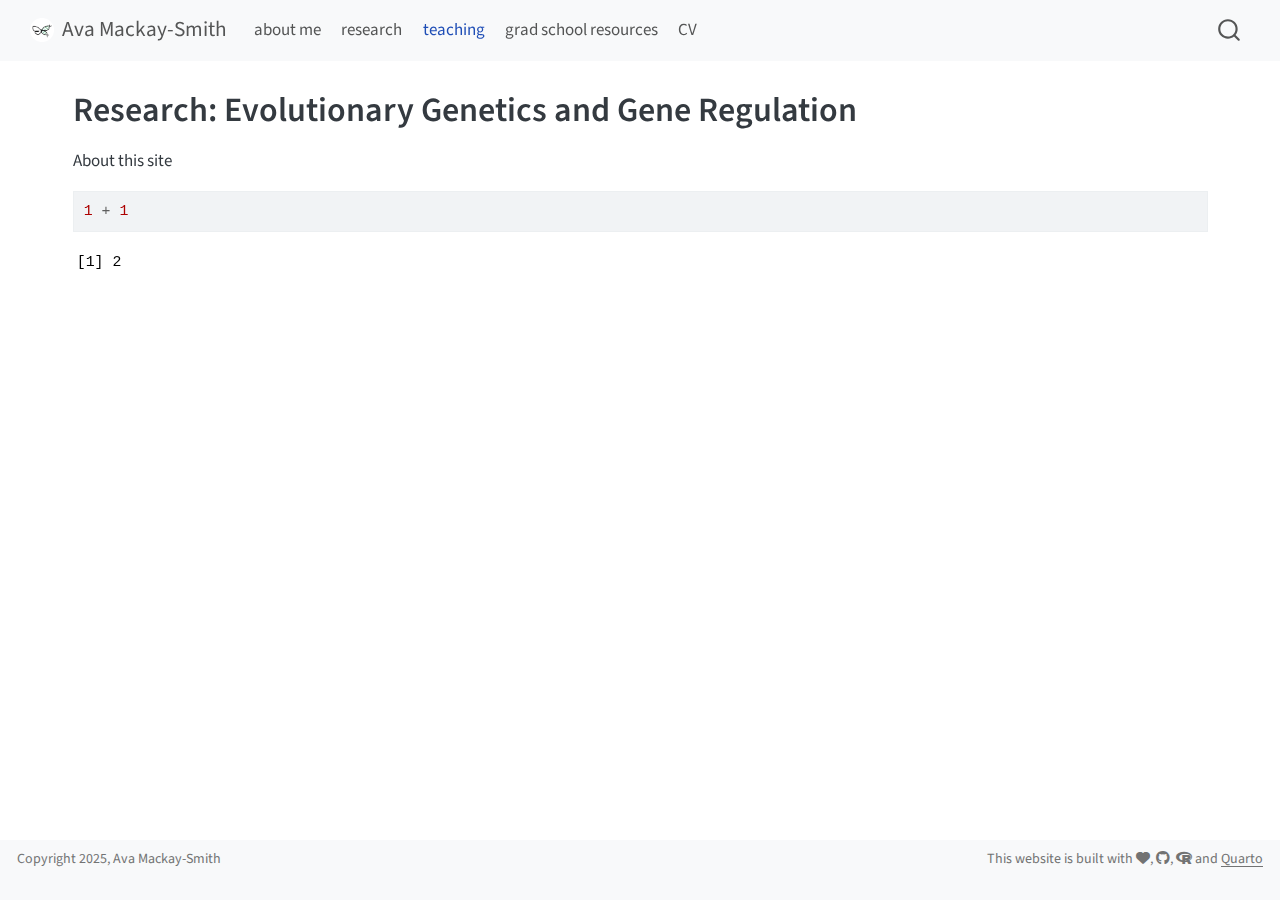
<file: docs/teaching.html>
<!DOCTYPE html>
<html xmlns="http://www.w3.org/1999/xhtml" lang="en" xml:lang="en"><head>

<meta charset="utf-8">
<meta name="generator" content="quarto-1.7.32">

<meta name="viewport" content="width=device-width, initial-scale=1.0, user-scalable=yes">


<title>Research: Evolutionary Genetics and Gene Regulation – Ava Mackay-Smith</title>
<style>
code{white-space: pre-wrap;}
span.smallcaps{font-variant: small-caps;}
div.columns{display: flex; gap: min(4vw, 1.5em);}
div.column{flex: auto; overflow-x: auto;}
div.hanging-indent{margin-left: 1.5em; text-indent: -1.5em;}
ul.task-list{list-style: none;}
ul.task-list li input[type="checkbox"] {
  width: 0.8em;
  margin: 0 0.8em 0.2em -1em; /* quarto-specific, see https://github.com/quarto-dev/quarto-cli/issues/4556 */ 
  vertical-align: middle;
}
/* CSS for syntax highlighting */
html { -webkit-text-size-adjust: 100%; }
pre > code.sourceCode { white-space: pre; position: relative; }
pre > code.sourceCode > span { display: inline-block; line-height: 1.25; }
pre > code.sourceCode > span:empty { height: 1.2em; }
.sourceCode { overflow: visible; }
code.sourceCode > span { color: inherit; text-decoration: inherit; }
div.sourceCode { margin: 1em 0; }
pre.sourceCode { margin: 0; }
@media screen {
div.sourceCode { overflow: auto; }
}
@media print {
pre > code.sourceCode { white-space: pre-wrap; }
pre > code.sourceCode > span { text-indent: -5em; padding-left: 5em; }
}
pre.numberSource code
  { counter-reset: source-line 0; }
pre.numberSource code > span
  { position: relative; left: -4em; counter-increment: source-line; }
pre.numberSource code > span > a:first-child::before
  { content: counter(source-line);
    position: relative; left: -1em; text-align: right; vertical-align: baseline;
    border: none; display: inline-block;
    -webkit-touch-callout: none; -webkit-user-select: none;
    -khtml-user-select: none; -moz-user-select: none;
    -ms-user-select: none; user-select: none;
    padding: 0 4px; width: 4em;
  }
pre.numberSource { margin-left: 3em;  padding-left: 4px; }
div.sourceCode
  {   }
@media screen {
pre > code.sourceCode > span > a:first-child::before { text-decoration: underline; }
}
</style>


<script src="site_libs/quarto-nav/quarto-nav.js"></script>
<script src="site_libs/quarto-nav/headroom.min.js"></script>
<script src="site_libs/clipboard/clipboard.min.js"></script>
<script src="site_libs/quarto-search/autocomplete.umd.js"></script>
<script src="site_libs/quarto-search/fuse.min.js"></script>
<script src="site_libs/quarto-search/quarto-search.js"></script>
<meta name="quarto:offset" content="./">
<link href=".//media/logo.png" rel="icon" type="image/png">
<script src="site_libs/quarto-html/quarto.js" type="module"></script>
<script src="site_libs/quarto-html/tabsets/tabsets.js" type="module"></script>
<script src="site_libs/quarto-html/popper.min.js"></script>
<script src="site_libs/quarto-html/tippy.umd.min.js"></script>
<script src="site_libs/quarto-html/anchor.min.js"></script>
<link href="site_libs/quarto-html/tippy.css" rel="stylesheet">
<link href="site_libs/quarto-html/quarto-syntax-highlighting-37eea08aefeeee20ff55810ff984fec1.css" rel="stylesheet" id="quarto-text-highlighting-styles">
<script src="site_libs/bootstrap/bootstrap.min.js"></script>
<link href="site_libs/bootstrap/bootstrap-icons.css" rel="stylesheet">
<link href="site_libs/bootstrap/bootstrap-800d58d8a656452b2cf839acf4fa445e.min.css" rel="stylesheet" append-hash="true" id="quarto-bootstrap" data-mode="light">
<link href="site_libs/quarto-contrib/fontawesome6-1.2.0/all.min.css" rel="stylesheet">
<link href="site_libs/quarto-contrib/fontawesome6-1.2.0/latex-fontsize.css" rel="stylesheet">
<script id="quarto-search-options" type="application/json">{
  "location": "navbar",
  "copy-button": false,
  "collapse-after": 3,
  "panel-placement": "end",
  "type": "overlay",
  "limit": 50,
  "keyboard-shortcut": [
    "f",
    "/",
    "s"
  ],
  "show-item-context": false,
  "language": {
    "search-no-results-text": "No results",
    "search-matching-documents-text": "matching documents",
    "search-copy-link-title": "Copy link to search",
    "search-hide-matches-text": "Hide additional matches",
    "search-more-match-text": "more match in this document",
    "search-more-matches-text": "more matches in this document",
    "search-clear-button-title": "Clear",
    "search-text-placeholder": "",
    "search-detached-cancel-button-title": "Cancel",
    "search-submit-button-title": "Submit",
    "search-label": "Search"
  }
}</script>


<link rel="stylesheet" href="styles.css">
</head>

<body class="nav-fixed quarto-light">

<div id="quarto-search-results"></div>
  <header id="quarto-header" class="headroom fixed-top">
    <nav class="navbar navbar-expand-lg " data-bs-theme="dark">
      <div class="navbar-container container-fluid">
      <div class="navbar-brand-container mx-auto">
    <a href="./index.html" class="navbar-brand navbar-brand-logo">
    <img src="./media/logo.png" alt="" class="navbar-logo">
    </a>
    <a class="navbar-brand" href="./index.html">
    <span class="navbar-title">Ava Mackay-Smith</span>
    </a>
  </div>
            <div id="quarto-search" class="" title="Search"></div>
          <button class="navbar-toggler" type="button" data-bs-toggle="collapse" data-bs-target="#navbarCollapse" aria-controls="navbarCollapse" role="menu" aria-expanded="false" aria-label="Toggle navigation" onclick="if (window.quartoToggleHeadroom) { window.quartoToggleHeadroom(); }">
  <span class="navbar-toggler-icon"></span>
</button>
          <div class="collapse navbar-collapse" id="navbarCollapse">
            <ul class="navbar-nav navbar-nav-scroll me-auto">
  <li class="nav-item">
    <a class="nav-link" href="./index.html"> 
<span class="menu-text">about me</span></a>
  </li>  
  <li class="nav-item">
    <a class="nav-link" href="./research.html"> 
<span class="menu-text">research</span></a>
  </li>  
  <li class="nav-item">
    <a class="nav-link active" href="./teaching.html" aria-current="page"> 
<span class="menu-text">teaching</span></a>
  </li>  
  <li class="nav-item">
    <a class="nav-link" href="./resources.html"> 
<span class="menu-text">grad school resources</span></a>
  </li>  
  <li class="nav-item">
    <a class="nav-link" href="./media/AMS_resume.pdf"> 
<span class="menu-text">CV</span></a>
  </li>  
</ul>
          </div> <!-- /navcollapse -->
            <div class="quarto-navbar-tools">
</div>
      </div> <!-- /container-fluid -->
    </nav>
</header>
<!-- content -->
<div id="quarto-content" class="quarto-container page-columns page-rows-contents page-layout-full page-navbar">
<!-- sidebar -->
<!-- margin-sidebar -->
    <div id="quarto-margin-sidebar" class="sidebar margin-sidebar zindex-bottom">
        
    </div>
<!-- main -->
<main class="content column-page" id="quarto-document-content">

<header id="title-block-header" class="quarto-title-block default">
<div class="quarto-title">
<h1 class="title">Research: Evolutionary Genetics and Gene Regulation</h1>
</div>



<div class="quarto-title-meta column-page">

    
  
    
  </div>
  


</header>


<p>About this site</p>
<div class="cell">
<div class="sourceCode cell-code" id="cb1"><pre class="sourceCode r code-with-copy"><code class="sourceCode r"><span id="cb1-1"><a href="#cb1-1" aria-hidden="true" tabindex="-1"></a><span class="dv">1</span> <span class="sc">+</span> <span class="dv">1</span></span></code><button title="Copy to Clipboard" class="code-copy-button"><i class="bi"></i></button></pre></div>
<div class="cell-output cell-output-stdout">
<pre><code>[1] 2</code></pre>
</div>
</div>



</main> <!-- /main -->
<script id="quarto-html-after-body" type="application/javascript">
  window.document.addEventListener("DOMContentLoaded", function (event) {
    const icon = "";
    const anchorJS = new window.AnchorJS();
    anchorJS.options = {
      placement: 'right',
      icon: icon
    };
    anchorJS.add('.anchored');
    const isCodeAnnotation = (el) => {
      for (const clz of el.classList) {
        if (clz.startsWith('code-annotation-')) {                     
          return true;
        }
      }
      return false;
    }
    const onCopySuccess = function(e) {
      // button target
      const button = e.trigger;
      // don't keep focus
      button.blur();
      // flash "checked"
      button.classList.add('code-copy-button-checked');
      var currentTitle = button.getAttribute("title");
      button.setAttribute("title", "Copied!");
      let tooltip;
      if (window.bootstrap) {
        button.setAttribute("data-bs-toggle", "tooltip");
        button.setAttribute("data-bs-placement", "left");
        button.setAttribute("data-bs-title", "Copied!");
        tooltip = new bootstrap.Tooltip(button, 
          { trigger: "manual", 
            customClass: "code-copy-button-tooltip",
            offset: [0, -8]});
        tooltip.show();    
      }
      setTimeout(function() {
        if (tooltip) {
          tooltip.hide();
          button.removeAttribute("data-bs-title");
          button.removeAttribute("data-bs-toggle");
          button.removeAttribute("data-bs-placement");
        }
        button.setAttribute("title", currentTitle);
        button.classList.remove('code-copy-button-checked');
      }, 1000);
      // clear code selection
      e.clearSelection();
    }
    const getTextToCopy = function(trigger) {
        const codeEl = trigger.previousElementSibling.cloneNode(true);
        for (const childEl of codeEl.children) {
          if (isCodeAnnotation(childEl)) {
            childEl.remove();
          }
        }
        return codeEl.innerText;
    }
    const clipboard = new window.ClipboardJS('.code-copy-button:not([data-in-quarto-modal])', {
      text: getTextToCopy
    });
    clipboard.on('success', onCopySuccess);
    if (window.document.getElementById('quarto-embedded-source-code-modal')) {
      const clipboardModal = new window.ClipboardJS('.code-copy-button[data-in-quarto-modal]', {
        text: getTextToCopy,
        container: window.document.getElementById('quarto-embedded-source-code-modal')
      });
      clipboardModal.on('success', onCopySuccess);
    }
      var localhostRegex = new RegExp(/^(?:http|https):\/\/localhost\:?[0-9]*\//);
      var mailtoRegex = new RegExp(/^mailto:/);
        var filterRegex = new RegExp("https:\/\/a-mackaysmith\.com");
      var isInternal = (href) => {
          return filterRegex.test(href) || localhostRegex.test(href) || mailtoRegex.test(href);
      }
      // Inspect non-navigation links and adorn them if external
     var links = window.document.querySelectorAll('a[href]:not(.nav-link):not(.navbar-brand):not(.toc-action):not(.sidebar-link):not(.sidebar-item-toggle):not(.pagination-link):not(.no-external):not([aria-hidden]):not(.dropdown-item):not(.quarto-navigation-tool):not(.about-link)');
      for (var i=0; i<links.length; i++) {
        const link = links[i];
        if (!isInternal(link.href)) {
          // undo the damage that might have been done by quarto-nav.js in the case of
          // links that we want to consider external
          if (link.dataset.originalHref !== undefined) {
            link.href = link.dataset.originalHref;
          }
        }
      }
    function tippyHover(el, contentFn, onTriggerFn, onUntriggerFn) {
      const config = {
        allowHTML: true,
        maxWidth: 500,
        delay: 100,
        arrow: false,
        appendTo: function(el) {
            return el.parentElement;
        },
        interactive: true,
        interactiveBorder: 10,
        theme: 'quarto',
        placement: 'bottom-start',
      };
      if (contentFn) {
        config.content = contentFn;
      }
      if (onTriggerFn) {
        config.onTrigger = onTriggerFn;
      }
      if (onUntriggerFn) {
        config.onUntrigger = onUntriggerFn;
      }
      window.tippy(el, config); 
    }
    const noterefs = window.document.querySelectorAll('a[role="doc-noteref"]');
    for (var i=0; i<noterefs.length; i++) {
      const ref = noterefs[i];
      tippyHover(ref, function() {
        // use id or data attribute instead here
        let href = ref.getAttribute('data-footnote-href') || ref.getAttribute('href');
        try { href = new URL(href).hash; } catch {}
        const id = href.replace(/^#\/?/, "");
        const note = window.document.getElementById(id);
        if (note) {
          return note.innerHTML;
        } else {
          return "";
        }
      });
    }
    const xrefs = window.document.querySelectorAll('a.quarto-xref');
    const processXRef = (id, note) => {
      // Strip column container classes
      const stripColumnClz = (el) => {
        el.classList.remove("page-full", "page-columns");
        if (el.children) {
          for (const child of el.children) {
            stripColumnClz(child);
          }
        }
      }
      stripColumnClz(note)
      if (id === null || id.startsWith('sec-')) {
        // Special case sections, only their first couple elements
        const container = document.createElement("div");
        if (note.children && note.children.length > 2) {
          container.appendChild(note.children[0].cloneNode(true));
          for (let i = 1; i < note.children.length; i++) {
            const child = note.children[i];
            if (child.tagName === "P" && child.innerText === "") {
              continue;
            } else {
              container.appendChild(child.cloneNode(true));
              break;
            }
          }
          if (window.Quarto?.typesetMath) {
            window.Quarto.typesetMath(container);
          }
          return container.innerHTML
        } else {
          if (window.Quarto?.typesetMath) {
            window.Quarto.typesetMath(note);
          }
          return note.innerHTML;
        }
      } else {
        // Remove any anchor links if they are present
        const anchorLink = note.querySelector('a.anchorjs-link');
        if (anchorLink) {
          anchorLink.remove();
        }
        if (window.Quarto?.typesetMath) {
          window.Quarto.typesetMath(note);
        }
        if (note.classList.contains("callout")) {
          return note.outerHTML;
        } else {
          return note.innerHTML;
        }
      }
    }
    for (var i=0; i<xrefs.length; i++) {
      const xref = xrefs[i];
      tippyHover(xref, undefined, function(instance) {
        instance.disable();
        let url = xref.getAttribute('href');
        let hash = undefined; 
        if (url.startsWith('#')) {
          hash = url;
        } else {
          try { hash = new URL(url).hash; } catch {}
        }
        if (hash) {
          const id = hash.replace(/^#\/?/, "");
          const note = window.document.getElementById(id);
          if (note !== null) {
            try {
              const html = processXRef(id, note.cloneNode(true));
              instance.setContent(html);
            } finally {
              instance.enable();
              instance.show();
            }
          } else {
            // See if we can fetch this
            fetch(url.split('#')[0])
            .then(res => res.text())
            .then(html => {
              const parser = new DOMParser();
              const htmlDoc = parser.parseFromString(html, "text/html");
              const note = htmlDoc.getElementById(id);
              if (note !== null) {
                const html = processXRef(id, note);
                instance.setContent(html);
              } 
            }).finally(() => {
              instance.enable();
              instance.show();
            });
          }
        } else {
          // See if we can fetch a full url (with no hash to target)
          // This is a special case and we should probably do some content thinning / targeting
          fetch(url)
          .then(res => res.text())
          .then(html => {
            const parser = new DOMParser();
            const htmlDoc = parser.parseFromString(html, "text/html");
            const note = htmlDoc.querySelector('main.content');
            if (note !== null) {
              // This should only happen for chapter cross references
              // (since there is no id in the URL)
              // remove the first header
              if (note.children.length > 0 && note.children[0].tagName === "HEADER") {
                note.children[0].remove();
              }
              const html = processXRef(null, note);
              instance.setContent(html);
            } 
          }).finally(() => {
            instance.enable();
            instance.show();
          });
        }
      }, function(instance) {
      });
    }
        let selectedAnnoteEl;
        const selectorForAnnotation = ( cell, annotation) => {
          let cellAttr = 'data-code-cell="' + cell + '"';
          let lineAttr = 'data-code-annotation="' +  annotation + '"';
          const selector = 'span[' + cellAttr + '][' + lineAttr + ']';
          return selector;
        }
        const selectCodeLines = (annoteEl) => {
          const doc = window.document;
          const targetCell = annoteEl.getAttribute("data-target-cell");
          const targetAnnotation = annoteEl.getAttribute("data-target-annotation");
          const annoteSpan = window.document.querySelector(selectorForAnnotation(targetCell, targetAnnotation));
          const lines = annoteSpan.getAttribute("data-code-lines").split(",");
          const lineIds = lines.map((line) => {
            return targetCell + "-" + line;
          })
          let top = null;
          let height = null;
          let parent = null;
          if (lineIds.length > 0) {
              //compute the position of the single el (top and bottom and make a div)
              const el = window.document.getElementById(lineIds[0]);
              top = el.offsetTop;
              height = el.offsetHeight;
              parent = el.parentElement.parentElement;
            if (lineIds.length > 1) {
              const lastEl = window.document.getElementById(lineIds[lineIds.length - 1]);
              const bottom = lastEl.offsetTop + lastEl.offsetHeight;
              height = bottom - top;
            }
            if (top !== null && height !== null && parent !== null) {
              // cook up a div (if necessary) and position it 
              let div = window.document.getElementById("code-annotation-line-highlight");
              if (div === null) {
                div = window.document.createElement("div");
                div.setAttribute("id", "code-annotation-line-highlight");
                div.style.position = 'absolute';
                parent.appendChild(div);
              }
              div.style.top = top - 2 + "px";
              div.style.height = height + 4 + "px";
              div.style.left = 0;
              let gutterDiv = window.document.getElementById("code-annotation-line-highlight-gutter");
              if (gutterDiv === null) {
                gutterDiv = window.document.createElement("div");
                gutterDiv.setAttribute("id", "code-annotation-line-highlight-gutter");
                gutterDiv.style.position = 'absolute';
                const codeCell = window.document.getElementById(targetCell);
                const gutter = codeCell.querySelector('.code-annotation-gutter');
                gutter.appendChild(gutterDiv);
              }
              gutterDiv.style.top = top - 2 + "px";
              gutterDiv.style.height = height + 4 + "px";
            }
            selectedAnnoteEl = annoteEl;
          }
        };
        const unselectCodeLines = () => {
          const elementsIds = ["code-annotation-line-highlight", "code-annotation-line-highlight-gutter"];
          elementsIds.forEach((elId) => {
            const div = window.document.getElementById(elId);
            if (div) {
              div.remove();
            }
          });
          selectedAnnoteEl = undefined;
        };
          // Handle positioning of the toggle
      window.addEventListener(
        "resize",
        throttle(() => {
          elRect = undefined;
          if (selectedAnnoteEl) {
            selectCodeLines(selectedAnnoteEl);
          }
        }, 10)
      );
      function throttle(fn, ms) {
      let throttle = false;
      let timer;
        return (...args) => {
          if(!throttle) { // first call gets through
              fn.apply(this, args);
              throttle = true;
          } else { // all the others get throttled
              if(timer) clearTimeout(timer); // cancel #2
              timer = setTimeout(() => {
                fn.apply(this, args);
                timer = throttle = false;
              }, ms);
          }
        };
      }
        // Attach click handler to the DT
        const annoteDls = window.document.querySelectorAll('dt[data-target-cell]');
        for (const annoteDlNode of annoteDls) {
          annoteDlNode.addEventListener('click', (event) => {
            const clickedEl = event.target;
            if (clickedEl !== selectedAnnoteEl) {
              unselectCodeLines();
              const activeEl = window.document.querySelector('dt[data-target-cell].code-annotation-active');
              if (activeEl) {
                activeEl.classList.remove('code-annotation-active');
              }
              selectCodeLines(clickedEl);
              clickedEl.classList.add('code-annotation-active');
            } else {
              // Unselect the line
              unselectCodeLines();
              clickedEl.classList.remove('code-annotation-active');
            }
          });
        }
    const findCites = (el) => {
      const parentEl = el.parentElement;
      if (parentEl) {
        const cites = parentEl.dataset.cites;
        if (cites) {
          return {
            el,
            cites: cites.split(' ')
          };
        } else {
          return findCites(el.parentElement)
        }
      } else {
        return undefined;
      }
    };
    var bibliorefs = window.document.querySelectorAll('a[role="doc-biblioref"]');
    for (var i=0; i<bibliorefs.length; i++) {
      const ref = bibliorefs[i];
      const citeInfo = findCites(ref);
      if (citeInfo) {
        tippyHover(citeInfo.el, function() {
          var popup = window.document.createElement('div');
          citeInfo.cites.forEach(function(cite) {
            var citeDiv = window.document.createElement('div');
            citeDiv.classList.add('hanging-indent');
            citeDiv.classList.add('csl-entry');
            var biblioDiv = window.document.getElementById('ref-' + cite);
            if (biblioDiv) {
              citeDiv.innerHTML = biblioDiv.innerHTML;
            }
            popup.appendChild(citeDiv);
          });
          return popup.innerHTML;
        });
      }
    }
  });
  </script>
</div> <!-- /content -->
<footer class="footer">
  <div class="nav-footer">
    <div class="nav-footer-left">
<p>Copyright 2025, Ava Mackay-Smith</p>
</div>   
    <div class="nav-footer-center">
      &nbsp;
    </div>
    <div class="nav-footer-right">
<p>This website is built with <i class="fa-solid fa-heart" title="a heart" aria-label="heart"></i>, <a href="https://github.com/amackays/ava-quarto-site" target="_blank"><i class="fa-brands fa-github" title="GitHub logo" aria-label="github"></i></a>, <a href="https://www.r-project.org/about.html" target="_blank"><i class="fa-brands fa-r-project" title="R Project" aria-label="r-project"></i></a> and <a href="https://quarto.org/" target="_blank">Quarto</a></p>
</div>
  </div>
</footer>




</body></html>
</file>
<file: site_libs/quarto-html/tippy.css>
.tippy-box[data-animation=fade][data-state=hidden]{opacity:0}[data-tippy-root]{max-width:calc(100vw - 10px)}.tippy-box{position:relative;background-color:#333;color:#fff;border-radius:4px;font-size:14px;line-height:1.4;white-space:normal;outline:0;transition-property:transform,visibility,opacity}.tippy-box[data-placement^=top]>.tippy-arrow{bottom:0}.tippy-box[data-placement^=top]>.tippy-arrow:before{bottom:-7px;left:0;border-width:8px 8px 0;border-top-color:initial;transform-origin:center top}.tippy-box[data-placement^=bottom]>.tippy-arrow{top:0}.tippy-box[data-placement^=bottom]>.tippy-arrow:before{top:-7px;left:0;border-width:0 8px 8px;border-bottom-color:initial;transform-origin:center bottom}.tippy-box[data-placement^=left]>.tippy-arrow{right:0}.tippy-box[data-placement^=left]>.tippy-arrow:before{border-width:8px 0 8px 8px;border-left-color:initial;right:-7px;transform-origin:center left}.tippy-box[data-placement^=right]>.tippy-arrow{left:0}.tippy-box[data-placement^=right]>.tippy-arrow:before{left:-7px;border-width:8px 8px 8px 0;border-right-color:initial;transform-origin:center right}.tippy-box[data-inertia][data-state=visible]{transition-timing-function:cubic-bezier(.54,1.5,.38,1.11)}.tippy-arrow{width:16px;height:16px;color:#333}.tippy-arrow:before{content:"";position:absolute;border-color:transparent;border-style:solid}.tippy-content{position:relative;padding:5px 9px;z-index:1}
</file>
<file: site_libs/quarto-html/quarto-syntax-highlighting-37eea08aefeeee20ff55810ff984fec1.css>
/* quarto syntax highlight colors */
:root {
  --quarto-hl-ot-color: #003B4F;
  --quarto-hl-at-color: #657422;
  --quarto-hl-ss-color: #20794D;
  --quarto-hl-an-color: #5E5E5E;
  --quarto-hl-fu-color: #4758AB;
  --quarto-hl-st-color: #20794D;
  --quarto-hl-cf-color: #003B4F;
  --quarto-hl-op-color: #5E5E5E;
  --quarto-hl-er-color: #AD0000;
  --quarto-hl-bn-color: #AD0000;
  --quarto-hl-al-color: #AD0000;
  --quarto-hl-va-color: #111111;
  --quarto-hl-bu-color: inherit;
  --quarto-hl-ex-color: inherit;
  --quarto-hl-pp-color: #AD0000;
  --quarto-hl-in-color: #5E5E5E;
  --quarto-hl-vs-color: #20794D;
  --quarto-hl-wa-color: #5E5E5E;
  --quarto-hl-do-color: #5E5E5E;
  --quarto-hl-im-color: #00769E;
  --quarto-hl-ch-color: #20794D;
  --quarto-hl-dt-color: #AD0000;
  --quarto-hl-fl-color: #AD0000;
  --quarto-hl-co-color: #5E5E5E;
  --quarto-hl-cv-color: #5E5E5E;
  --quarto-hl-cn-color: #8f5902;
  --quarto-hl-sc-color: #5E5E5E;
  --quarto-hl-dv-color: #AD0000;
  --quarto-hl-kw-color: #003B4F;
}

/* other quarto variables */
:root {
  --quarto-font-monospace: SFMono-Regular, Menlo, Monaco, Consolas, "Liberation Mono", "Courier New", monospace;
}

/* syntax highlight based on Pandoc's rules */
pre > code.sourceCode > span {
  color: #003B4F;
}

code.sourceCode > span {
  color: #003B4F;
}

div.sourceCode,
div.sourceCode pre.sourceCode {
  color: #003B4F;
}

/* Normal */
code span {
  color: #003B4F;
}

/* Alert */
code span.al {
  color: #AD0000;
  font-style: inherit;
}

/* Annotation */
code span.an {
  color: #5E5E5E;
  font-style: inherit;
}

/* Attribute */
code span.at {
  color: #657422;
  font-style: inherit;
}

/* BaseN */
code span.bn {
  color: #AD0000;
  font-style: inherit;
}

/* BuiltIn */
code span.bu {
  font-style: inherit;
}

/* ControlFlow */
code span.cf {
  color: #003B4F;
  font-weight: bold;
  font-style: inherit;
}

/* Char */
code span.ch {
  color: #20794D;
  font-style: inherit;
}

/* Constant */
code span.cn {
  color: #8f5902;
  font-style: inherit;
}

/* Comment */
code span.co {
  color: #5E5E5E;
  font-style: inherit;
}

/* CommentVar */
code span.cv {
  color: #5E5E5E;
  font-style: italic;
}

/* Documentation */
code span.do {
  color: #5E5E5E;
  font-style: italic;
}

/* DataType */
code span.dt {
  color: #AD0000;
  font-style: inherit;
}

/* DecVal */
code span.dv {
  color: #AD0000;
  font-style: inherit;
}

/* Error */
code span.er {
  color: #AD0000;
  font-style: inherit;
}

/* Extension */
code span.ex {
  font-style: inherit;
}

/* Float */
code span.fl {
  color: #AD0000;
  font-style: inherit;
}

/* Function */
code span.fu {
  color: #4758AB;
  font-style: inherit;
}

/* Import */
code span.im {
  color: #00769E;
  font-style: inherit;
}

/* Information */
code span.in {
  color: #5E5E5E;
  font-style: inherit;
}

/* Keyword */
code span.kw {
  color: #003B4F;
  font-weight: bold;
  font-style: inherit;
}

/* Operator */
code span.op {
  color: #5E5E5E;
  font-style: inherit;
}

/* Other */
code span.ot {
  color: #003B4F;
  font-style: inherit;
}

/* Preprocessor */
code span.pp {
  color: #AD0000;
  font-style: inherit;
}

/* SpecialChar */
code span.sc {
  color: #5E5E5E;
  font-style: inherit;
}

/* SpecialString */
code span.ss {
  color: #20794D;
  font-style: inherit;
}

/* String */
code span.st {
  color: #20794D;
  font-style: inherit;
}

/* Variable */
code span.va {
  color: #111111;
  font-style: inherit;
}

/* VerbatimString */
code span.vs {
  color: #20794D;
  font-style: inherit;
}

/* Warning */
code span.wa {
  color: #5E5E5E;
  font-style: italic;
}

.prevent-inlining {
  content: "</";
}

/*# sourceMappingURL=27d3d809615f7771493d095567f04340.css.map */
</file>
<file: styles.css>
/* css styles */
</file>
<file: docs/site_libs/quarto-html/tippy.css>
.tippy-box[data-animation=fade][data-state=hidden]{opacity:0}[data-tippy-root]{max-width:calc(100vw - 10px)}.tippy-box{position:relative;background-color:#333;color:#fff;border-radius:4px;font-size:14px;line-height:1.4;white-space:normal;outline:0;transition-property:transform,visibility,opacity}.tippy-box[data-placement^=top]>.tippy-arrow{bottom:0}.tippy-box[data-placement^=top]>.tippy-arrow:before{bottom:-7px;left:0;border-width:8px 8px 0;border-top-color:initial;transform-origin:center top}.tippy-box[data-placement^=bottom]>.tippy-arrow{top:0}.tippy-box[data-placement^=bottom]>.tippy-arrow:before{top:-7px;left:0;border-width:0 8px 8px;border-bottom-color:initial;transform-origin:center bottom}.tippy-box[data-placement^=left]>.tippy-arrow{right:0}.tippy-box[data-placement^=left]>.tippy-arrow:before{border-width:8px 0 8px 8px;border-left-color:initial;right:-7px;transform-origin:center left}.tippy-box[data-placement^=right]>.tippy-arrow{left:0}.tippy-box[data-placement^=right]>.tippy-arrow:before{left:-7px;border-width:8px 8px 8px 0;border-right-color:initial;transform-origin:center right}.tippy-box[data-inertia][data-state=visible]{transition-timing-function:cubic-bezier(.54,1.5,.38,1.11)}.tippy-arrow{width:16px;height:16px;color:#333}.tippy-arrow:before{content:"";position:absolute;border-color:transparent;border-style:solid}.tippy-content{position:relative;padding:5px 9px;z-index:1}
</file>
<file: docs/site_libs/quarto-html/quarto-syntax-highlighting-37eea08aefeeee20ff55810ff984fec1.css>
/* quarto syntax highlight colors */
:root {
  --quarto-hl-ot-color: #003B4F;
  --quarto-hl-at-color: #657422;
  --quarto-hl-ss-color: #20794D;
  --quarto-hl-an-color: #5E5E5E;
  --quarto-hl-fu-color: #4758AB;
  --quarto-hl-st-color: #20794D;
  --quarto-hl-cf-color: #003B4F;
  --quarto-hl-op-color: #5E5E5E;
  --quarto-hl-er-color: #AD0000;
  --quarto-hl-bn-color: #AD0000;
  --quarto-hl-al-color: #AD0000;
  --quarto-hl-va-color: #111111;
  --quarto-hl-bu-color: inherit;
  --quarto-hl-ex-color: inherit;
  --quarto-hl-pp-color: #AD0000;
  --quarto-hl-in-color: #5E5E5E;
  --quarto-hl-vs-color: #20794D;
  --quarto-hl-wa-color: #5E5E5E;
  --quarto-hl-do-color: #5E5E5E;
  --quarto-hl-im-color: #00769E;
  --quarto-hl-ch-color: #20794D;
  --quarto-hl-dt-color: #AD0000;
  --quarto-hl-fl-color: #AD0000;
  --quarto-hl-co-color: #5E5E5E;
  --quarto-hl-cv-color: #5E5E5E;
  --quarto-hl-cn-color: #8f5902;
  --quarto-hl-sc-color: #5E5E5E;
  --quarto-hl-dv-color: #AD0000;
  --quarto-hl-kw-color: #003B4F;
}

/* other quarto variables */
:root {
  --quarto-font-monospace: SFMono-Regular, Menlo, Monaco, Consolas, "Liberation Mono", "Courier New", monospace;
}

/* syntax highlight based on Pandoc's rules */
pre > code.sourceCode > span {
  color: #003B4F;
}

code.sourceCode > span {
  color: #003B4F;
}

div.sourceCode,
div.sourceCode pre.sourceCode {
  color: #003B4F;
}

/* Normal */
code span {
  color: #003B4F;
}

/* Alert */
code span.al {
  color: #AD0000;
  font-style: inherit;
}

/* Annotation */
code span.an {
  color: #5E5E5E;
  font-style: inherit;
}

/* Attribute */
code span.at {
  color: #657422;
  font-style: inherit;
}

/* BaseN */
code span.bn {
  color: #AD0000;
  font-style: inherit;
}

/* BuiltIn */
code span.bu {
  font-style: inherit;
}

/* ControlFlow */
code span.cf {
  color: #003B4F;
  font-weight: bold;
  font-style: inherit;
}

/* Char */
code span.ch {
  color: #20794D;
  font-style: inherit;
}

/* Constant */
code span.cn {
  color: #8f5902;
  font-style: inherit;
}

/* Comment */
code span.co {
  color: #5E5E5E;
  font-style: inherit;
}

/* CommentVar */
code span.cv {
  color: #5E5E5E;
  font-style: italic;
}

/* Documentation */
code span.do {
  color: #5E5E5E;
  font-style: italic;
}

/* DataType */
code span.dt {
  color: #AD0000;
  font-style: inherit;
}

/* DecVal */
code span.dv {
  color: #AD0000;
  font-style: inherit;
}

/* Error */
code span.er {
  color: #AD0000;
  font-style: inherit;
}

/* Extension */
code span.ex {
  font-style: inherit;
}

/* Float */
code span.fl {
  color: #AD0000;
  font-style: inherit;
}

/* Function */
code span.fu {
  color: #4758AB;
  font-style: inherit;
}

/* Import */
code span.im {
  color: #00769E;
  font-style: inherit;
}

/* Information */
code span.in {
  color: #5E5E5E;
  font-style: inherit;
}

/* Keyword */
code span.kw {
  color: #003B4F;
  font-weight: bold;
  font-style: inherit;
}

/* Operator */
code span.op {
  color: #5E5E5E;
  font-style: inherit;
}

/* Other */
code span.ot {
  color: #003B4F;
  font-style: inherit;
}

/* Preprocessor */
code span.pp {
  color: #AD0000;
  font-style: inherit;
}

/* SpecialChar */
code span.sc {
  color: #5E5E5E;
  font-style: inherit;
}

/* SpecialString */
code span.ss {
  color: #20794D;
  font-style: inherit;
}

/* String */
code span.st {
  color: #20794D;
  font-style: inherit;
}

/* Variable */
code span.va {
  color: #111111;
  font-style: inherit;
}

/* VerbatimString */
code span.vs {
  color: #20794D;
  font-style: inherit;
}

/* Warning */
code span.wa {
  color: #5E5E5E;
  font-style: italic;
}

.prevent-inlining {
  content: "</";
}

/*# sourceMappingURL=27d3d809615f7771493d095567f04340.css.map */
</file>
<file: docs/site_libs/quarto-contrib/fontawesome6-1.2.0/latex-fontsize.css>
.fa-tiny {
  font-size: 0.5em;
}
.fa-scriptsize {
  font-size: 0.7em;
}
.fa-footnotesize {
  font-size: 0.8em;
}
.fa-small {
  font-size: 0.9em;
}
.fa-normalsize {
  font-size: 1em;
}
.fa-large {
  font-size: 1.2em;
}
.fa-Large {
  font-size: 1.5em;
}
.fa-LARGE {
  font-size: 1.75em;
}
.fa-huge {
  font-size: 2em;
}
.fa-Huge {
  font-size: 2.5em;
}
</file>
<file: docs/styles.css>
/* css styles */
</file>
